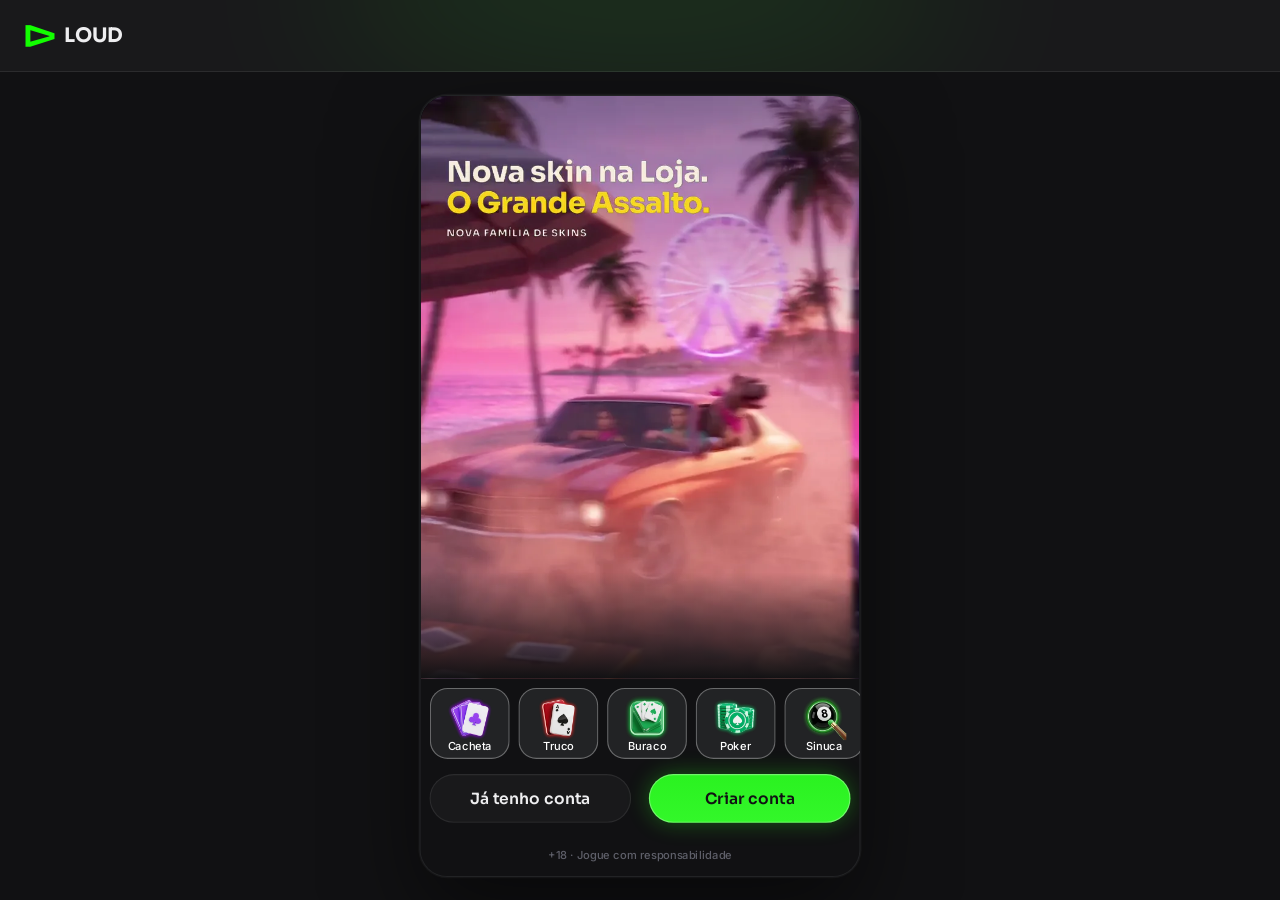
<file: index.html>
<!doctype html>
<html lang="pt-BR">
<head>
<meta charset="utf-8">
<meta name="viewport" content="width=device-width, initial-scale=1, viewport-fit=cover, user-scalable=no">
<meta name="robots" content="noindex, nofollow">
<meta name="theme-color" content="#141e2a">
<meta name="mobile-web-app-capable" content="yes">
<meta name="apple-mobile-web-app-capable" content="yes">
<meta name="apple-mobile-web-app-status-bar-style" content="black-translucent">
<title>LOUD · protótipo</title>
<link rel="icon" href="assets/ui/logo_icon.webp">
<link rel="preconnect" href="https://fonts.googleapis.com">
<link rel="preconnect" href="https://fonts.gstatic.com" crossorigin>
<link rel="stylesheet" href="https://fonts.googleapis.com/css2?family=Inter:wght@400;500;600;700&family=Sora:wght@600;700;800&display=swap">
<link rel="stylesheet" href="css/tokens.css?v=loud-11261813">
<link rel="stylesheet" href="css/ui.css?v=loud-11261813">
<link rel="stylesheet" href="css/screens.css?v=loud-11261813">
<link rel="stylesheet" href="css/game.css?v=loud-11261813">
<link rel="stylesheet" href="css/desk.css?v=loud-11261813">
<link rel="stylesheet" href="css/missoes.css?v=loud-11261813">
</head>
<body>
<svg width="0" height="0" style="position:absolute" aria-hidden="true">
  <defs><clipPath id="hexclip" clipPathUnits="objectBoundingBox"><path id="hexpath" d=""/></clipPath></defs>
  <symbol id="s-E" viewBox="0 0 16 20"><path d="M8 0C5 4 0 7.5 0 11.5C0 14 2 16 4.5 16C5.7 16 6.8 15.5 7.5 14.7C7.3 16.6 6.5 18.3 5 20H11C9.5 18.3 8.7 16.6 8.5 14.7C9.2 15.5 10.3 16 11.5 16C14 16 16 14 16 11.5C16 7.5 11 4 8 0Z"/></symbol>
  <symbol id="s-C" viewBox="0 0 20 18.4"><path d="M10 18.35L8.55 17.03C3.4 12.36 0 9.28 0 5.5C0 2.420 2.42 0 5.5 0C7.24 0 8.91 0.81 10 2.09C11.09 0.81 12.76 0 14.5 0C17.58 0 20 2.42 20 5.5C20 9.28 16.6 12.36 11.45 17.04L10 18.35Z"/></symbol>
  <symbol id="s-O" viewBox="0 0 15 20"><path d="M7.5 0L15 10L7.5 20L0 10L7.5 0Z"/></symbol>
  <symbol id="s-P" viewBox="0 0 18 18.5"><path d="M9 0C11.3 0 13.2 1.9 13.2 4.2C13.2 5 13 5.7 12.6 6.3C13 6.2 13.4 6.1 13.8 6.1C16.1 6.1 18 8 18 10.3C18 12.6 16.1 14.5 13.8 14.5C12.5 14.5 11.3 13.9 10.5 12.9C10.7 14.9 11.6 16.8 13.1 18.5H4.9C6.4 16.8 7.3 14.9 7.5 12.9C6.7 13.9 5.5 14.5 4.2 14.5C1.9 14.5 0 12.6 0 10.3C0 8 1.9 6.1 4.2 6.1C4.6 6.1 5 6.2 5.4 6.3C5 5.7 4.8 5 4.8 4.2C4.8 1.9 6.7 0 9 0Z"/></symbol>
  <symbol id="i-copy" viewBox="0 0 448 512"><path d="M208 0H332.1c12.7 0 24.9 5.1 33.9 14.1l67.9 67.9c9 9 14.1 21.2 14.1 33.9V336c0 26.5-21.5 48-48 48H208c-26.5 0-48-21.5-48-48V48c0-26.5 21.5-48 48-48zM48 128h80v64H64V448H256V416h64v48c0 26.5-21.5 48-48 48H48c-26.5 0-48-21.5-48-48V176c0-26.5 21.5-48 48-48z"/></symbol>
  <symbol id="i-share" viewBox="0 0 448 512"><path d="M352 224c53 0 96-43 96-96s-43-96-96-96s-96 43-96 96c0 4 .2 8 .7 11.9l-94.1 47C145.4 170.2 121.9 160 96 160c-53 0-96 43-96 96s43 96 96 96c25.9 0 49.4-10.2 66.6-26.9l94.1 47c-.5 3.9-.7 7.8-.7 11.9c0 53 43 96 96 96s96-43 96-96s-43-96-96-96c-25.9 0-49.4 10.2-66.6 26.9l-94.1-47c.5-3.9 .7-7.8 .7-11.9s-.2-8-.7-11.9l94.1-47C302.6 213.8 326.1 224 352 224z"/></symbol>
  <symbol id="i-wa" viewBox="0 0 448 512"><path d="M380.9 97.1C339 55.1 283.2 32 223.9 32c-122.4 0-222 99.6-222 222 0 39.1 10.2 77.3 29.6 111L0 480l117.7-30.9c32.4 17.7 68.9 27 106.1 27h.1c122.3 0 224.1-99.6 224.1-222 0-59.3-25.2-115-67.1-157zm-157 341.6c-33.2 0-65.7-8.9-94-25.7l-6.7-4-69.8 18.3L72 359.2l-4.4-7c-18.5-29.4-28.2-63.3-28.2-98.2 0-101.7 82.8-184.5 184.6-184.5 49.3 0 95.6 19.2 130.4 54.1 34.8 34.9 56.2 81.2 56.1 130.5 0 101.8-84.9 184.6-186.6 184.6zm101.2-138.2c-5.5-2.8-32.8-16.2-37.9-18-5.1-1.9-8.8-2.8-12.5 2.8-3.7 5.6-14.3 18-17.6 21.8-3.2 3.7-6.5 4.2-12 1.4-32.6-16.3-54-29.1-75.5-66-5.7-9.8 5.7-9.1 16.3-30.3 1.8-3.7.9-6.9-.5-9.7-1.4-2.8-12.5-30.1-17.1-41.2-4.5-10.8-9.1-9.3-12.5-9.5-3.2-.2-6.9-.2-10.6-.2-3.7 0-9.7 1.4-14.8 6.9-5.1 5.6-19.4 19-19.4 46.3 0 27.3 19.9 53.7 22.6 57.4 2.8 3.7 39.1 59.7 94.8 83.8 35.2 15.2 49 16.5 66.6 13.9 10.7-1.6 32.8-13.4 37.4-26.4 4.6-13 4.6-24.1 3.2-26.4-1.3-2.5-5-3.9-10.5-6.6z"/></symbol>
  <symbol id="i-pen" viewBox="0 0 512 512"><path d="M362.7 19.3L314.3 67.7 444.3 197.7l48.4-48.4c25-25 25-65.5 0-90.5L453.3 19.3c-25-25-65.5-25-90.5 0zm-71 71L58.6 323.5c-10.4 10.4-18 23.3-22.2 37.4L1 481.2C-1.5 489.7 .8 498.8 7 505s15.3 8.5 23.7 6.1l120.3-35.4c14.1-4.2 27-11.8 37.4-22.2L421.7 220.3 291.7 90.3z"/></symbol>
  <symbol id="i-plus" viewBox="0 0 448 512"><path d="M256 80c0-17.7-14.3-32-32-32s-32 14.3-32 32v144H48c-17.7 0-32 14.3-32 32s14.3 32 32 32h144v144c0 17.7 14.3 32 32 32s32-14.3 32-32V288h144c17.7 0 32-14.3 32-32s-14.3-32-32-32H256V80z"/></symbol>
  <symbol id="i-chev-l" viewBox="0 0 320 512"><path d="M9.4 233.4c-12.5 12.5-12.5 32.8 0 45.3l192 192c12.5 12.5 32.8 12.5 45.3 0s12.5-32.8 0-45.3L77.3 256 246.6 86.6c12.5-12.5 12.5-32.8 0-45.3s-32.8-12.5-45.3 0l-192 192z"/></symbol>
  <symbol id="i-chev-r" viewBox="0 0 320 512"><path d="M310.6 233.4c12.5 12.5 12.5 32.8 0 45.3l-192 192c-12.5 12.5-32.8 12.5-45.3 0s-12.5-32.8 0-45.3L242.7 256 73.4 86.6c-12.5-12.5-12.5-32.8 0-45.3s32.8-12.5 45.3 0l192 192z"/></symbol>
  <symbol id="i-chev-l-light" viewBox="0 0 320 512"><path d="M20.7 267.3c-6.2-6.2-6.2-16.4 0-22.6l192-192c6.2-6.2 16.4-6.2 22.6 0s6.2 16.4 0 22.6L54.6 256 235.3 436.7c6.2 6.2 6.2 16.4 0 22.6s-16.4 6.2-22.6 0l-192-192z"/></symbol>
  <symbol id="i-chev-r-light" viewBox="0 0 320 512"><path d="M299.3 244.7c6.2 6.2 6.2 16.4 0 22.6l-192 192c-6.2 6.2-16.4 6.2-22.6 0s-6.2-16.4 0-22.6L265.4 256 84.7 75.3c-6.2-6.2-6.2-16.4 0-22.6s16.4-6.2 22.6 0l192 192z"/></symbol>
  <symbol id="i-x" viewBox="0 0 384 512"><path d="M324.5 411.1c6.2 6.2 16.4 6.2 22.6 0s6.2-16.4 0-22.6L214.6 256 347.1 123.5c6.2-6.2 6.2-16.4 0-22.6s-16.4-6.2-22.6 0L192 233.4 59.5 100.9c-6.2-6.2-16.4-6.2-22.6 0s-6.2 16.4 0 22.6L169.4 256 36.9 388.5c-6.2 6.2-6.2 16.4 0 22.6s16.4 6.2 22.6 0L192 278.6 324.5 411.1z"/></symbol>
  <symbol id="i-search" viewBox="0 0 512 512"><path d="M384 208A176 176 0 1 0 32 208a176 176 0 1 0 352 0zM343.3 366C307 397.2 259.7 416 208 416C93.1 416 0 322.9 0 208S93.1 0 208 0S416 93.1 416 208c0 51.7-18.8 99-50 135.3L507.3 484.7c6.2 6.2 6.2 16.4 0 22.6s-16.4 6.2-22.6 0L343.3 366z"/></symbol>
  <symbol id="i-check" viewBox="0 0 512 512"><path d="M256 512A256 256 0 1 0 256 0a256 256 0 1 0 0 512zM369 209L241 337c-9.4 9.4-24.6 9.4-33.9 0l-64-64c-9.4-9.4-9.4-24.6 0-33.9s24.6-9.4 33.9 0l47 47L335 175c9.4-9.4 24.6-9.4 33.9 0s9.4 24.6 0 33.9z"/></symbol>
  <symbol id="i-eye" viewBox="0 0 576 512"><path d="M288 32c-80.8 0-145.5 36.8-192.6 80.6C48.6 156 17.3 208 2.5 243.7c-3.3 7.9-3.3 16.7 0 24.6C17.3 304 48.6 356 95.4 399.4C142.5 443.2 207.2 480 288 480s145.5-36.8 192.6-80.6c46.8-43.5 78.1-95.4 93-131.1c3.3-7.9 3.3-16.7 0-24.6c-14.9-35.7-46.2-87.7-93-131.1C433.5 68.8 368.8 32 288 32zM144 256a144 144 0 1 1 288 0 144 144 0 1 1 -288 0zm144-64c0 35.3-28.7 64-64 64c-7.1 0-13.9-1.2-20.3-3.3c-5.5-1.8-11.9 1.6-11.7 7.4c.3 6.9 1.3 13.8 3.2 20.7c13.7 51.2 66.4 81.6 117.6 67.9s81.6-66.4 67.9-117.6c-11.1-41.5-47.8-69.4-88.6-71.1c-5.8-.2-9.2 6.1-7.4 11.7c2.1 6.4 3.3 13.2 3.3 20.3z"/></symbol>
  <symbol id="i-send" viewBox="0 0 512 512"><path d="M498.1 5.6c10.1 7 15.4 19.1 13.5 31.2l-64 416c-1.5 9.7-7.4 18.2-16 23s-18.9 5.4-28 1.6L284 427.7l-68.5 74.1c-8.9 9.7-22.9 12.9-35.2 8.1S160 493.2 160 480V396.4c0-4 1.5-7.8 4.2-10.7L331.8 202.8c5.8-6.3 5.6-16-.4-22s-15.7-6.4-22-.7L106 360.8 17.7 316.6C7.1 311.3 .3 300.7 0 288.9s5.9-22.8 16.1-28.7l448-256c10.7-6.1 23.9-5.5 34 1.4z"/></symbol>
  <symbol id="i-star" viewBox="0 0 576 512"><path d="M316.9 18C311.6 7 300.4 0 288.1 0s-23.4 7-28.8 18L195 150.3 51.4 171.5c-12 1.8-22 10.2-25.7 21.7s-.7 24.2 7.9 32.7L137.8 329 113.2 474.7c-2 12 3 24.2 12.9 31.3s23 8 33.8 2.3l128.3-68.5 128.3 68.5c10.8 5.7 23.9 4.9 33.8-2.3s14.9-19.3 12.9-31.3L438.5 329 542.7 225.9c8.6-8.5 11.7-21.2 7.9-32.7s-13.7-19.9-25.7-21.7L381.2 150.3 316.9 18z"/></symbol>
  <symbol id="i-star-o" viewBox="0 0 576 512"><path d="M287.9 0c9.2 0 17.6 5.2 21.6 13.5l68.6 141.3 153.2 22.6c9 1.3 16.5 7.6 19.3 16.3s.5 18.1-5.9 24.5L433.6 328.4l26.2 155.6c1.5 9-2.2 18.1-9.7 23.5s-17.3 6-25.3 1.7l-137-73.2L151 509.1c-8.1 4.3-17.9 3.7-25.3-1.7s-11.2-14.5-9.7-23.5l26.2-155.6L31.1 218.2c-6.5-6.4-8.7-15.9-5.9-24.5s10.3-14.9 19.3-16.3l153.2-22.6L266.3 13.5C270.4 5.2 278.7 0 287.9 0zm0 79L235.4 187.2c-3.5 7.1-10.2 12.1-18.1 13.3L99 217.9 184.9 303c5.5 5.5 8.1 13.3 6.8 21L171.4 443.7l105.2-56.2c7.1-3.8 15.6-3.7 22.6 0l105.2 56.2L384.2 324.1c-1.3-7.7 1.2-15.5 6.8-21l85.9-85.1L358.6 200.5c-7.8-1.2-14.6-6.1-18.1-13.3L287.9 79z"/></symbol>
</svg>

<!-- desktop (js/desk.js): header largo, menu e chat ao vivo em volta da coluna 9:16 -->
<header class="dkh" id="dkh"></header>
<aside class="dkl" id="dkl" aria-label="Menu"></aside>
<aside class="dkr" id="dkr" aria-label="Chat ao vivo"></aside>

<div class="stage-wrap"><div class="phone" id="phone">
  <div class="status" aria-hidden="true"><span>9:41</span><span class="island"></span>
    <span class="icons"><svg width="18" height="12" viewBox="0 0 18 12" fill="#fff"><rect x="0" y="8" width="3" height="4" rx="1"/><rect x="5" y="5.5" width="3" height="6.5" rx="1"/><rect x="10" y="3" width="3" height="9" rx="1"/><rect x="15" y="0" width="3" height="12" rx="1"/></svg><svg width="16" height="12" viewBox="0 0 16 12" fill="#fff"><path d="M8 2.2c2.3 0 4.4.9 6 2.4l1.1-1.1A10 10 0 0 0 8 .6 10 10 0 0 0 .9 3.5L2 4.6a8.4 8.4 0 0 1 6-2.4zm0 3.3c1.4 0 2.7.5 3.7 1.4l1.1-1.1A7 7 0 0 0 8 3.9a7 7 0 0 0-4.8 1.9l1.1 1.1c1-.9 2.3-1.4 3.7-1.4zm0 3.3c.6 0 1.1.2 1.5.6L8 11 6.5 9.4c.4-.4.9-.6 1.5-.6z"/></svg><svg width="27" height="13" viewBox="0 0 27 13" fill="none"><rect x=".5" y=".5" width="23" height="12" rx="3.5" stroke="#fff" opacity=".4"/><rect x="2" y="2" width="20" height="9" rx="2" fill="#fff"/><rect x="25" y="4.5" width="1.6" height="4" rx=".8" fill="#fff" opacity=".4"/></svg></span>
  </div>
  <div class="app" id="app">
    <!-- telas do app (renderizadas pelo js/screens.js) -->
    <section class="scr" id="view"></section>

    <!-- tela de jogo: os motores (js/games.js) desenham dentro dela -->
    <section class="scr game-scr" id="scr-game" hidden>
      <header class="hud" id="hud"></header>
      <div class="jogo" id="jogo"><div class="board" id="board"></div></div>
      <nav class="mnav" id="mnav">
        <button data-g="voltar"><span class="back"><svg><use href="#i-chev-l-light"/></svg></span><span>Voltar</span></button>
        <button data-g="chat"><img class="ic" src="assets/icons/chat.webp" alt=""><span>Chat</span></button>
        <button data-g="mesa"><img class="ic" src="assets/icons/friends.webp" alt=""><span>Mesa</span></button>
        <button data-g="voz"><img class="ic" id="micIco" src="assets/icons/microphone-off.webp" alt=""><span>Voz</span></button>
        <button data-g="ajustes"><img class="ic" src="assets/icons/gear.webp" alt=""><span>Ajustes</span></button>
      </nav>
    </section>

    <div class="toast" id="toast"><span class="hint-pill" id="toastTxt"></span></div>
    <div id="sheet"></div>
    <div id="overlay"></div>
  </div>
</div></div>

<script src="js/core.js?v=loud-11261813"></script>
<script src="js/ui.js?v=loud-11261813"></script>
<script src="js/screens.js?v=loud-11261813"></script>
<script src="js/loja.js?v=loud-11261813"></script>
<script src="js/social.js?v=loud-11261813"></script>
<script src="js/torneios.js?v=loud-11261813"></script>
<script src="js/sala.js?v=loud-11261813"></script>
<script src="js/missoes.js?v=loud-11261813"></script>
<script src="js/games.js?v=loud-11261813"></script>
<script src="js/sinuca.js?v=loud-11261813"></script>
<script src="js/desk.js?v=loud-11261813"></script>
<script src="js/boot.js?v=loud-11261813"></script>
</body>
</html>
</file>
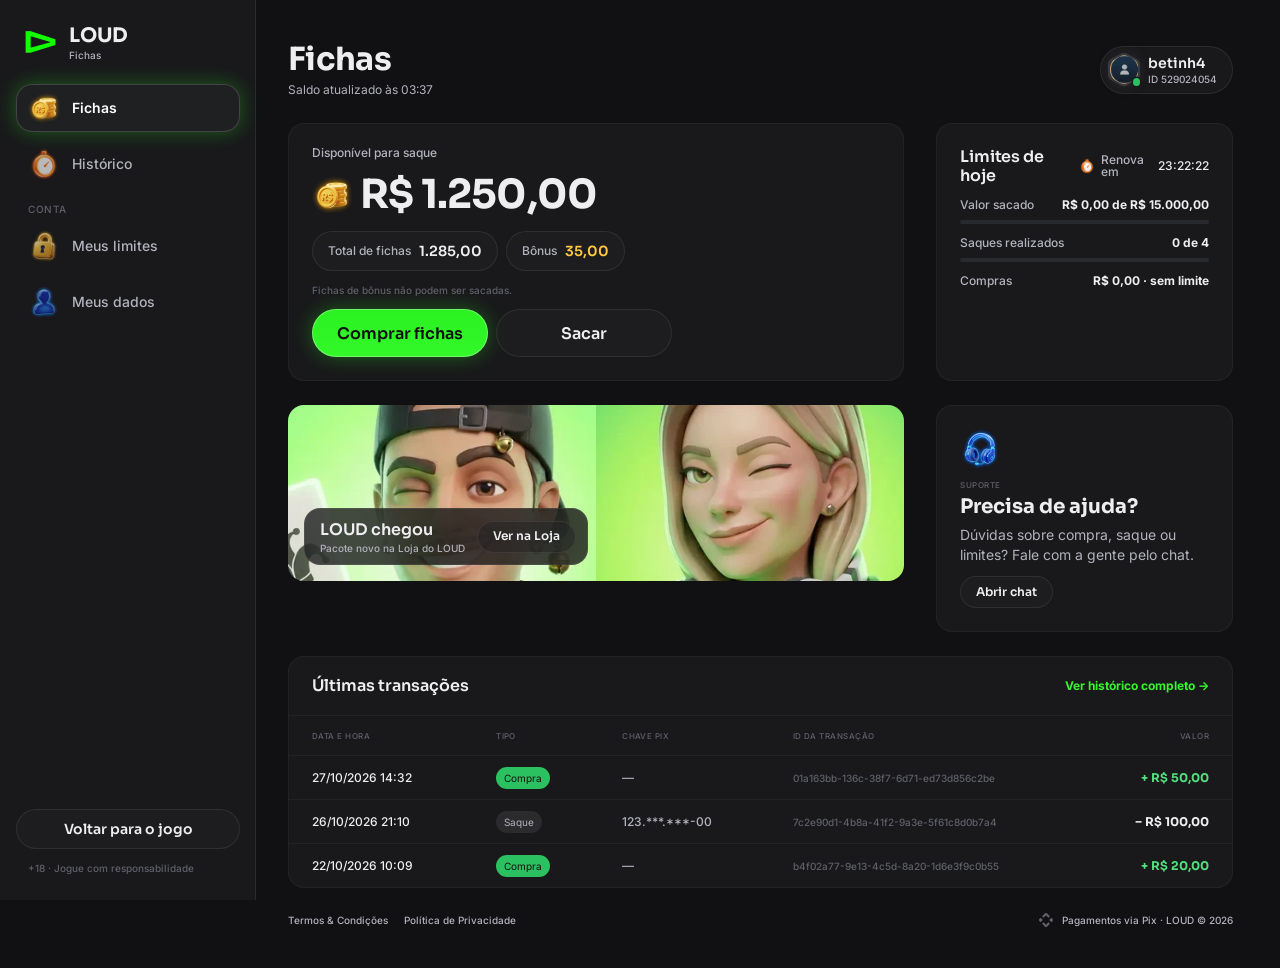
<file: fichas/index.html>
<!doctype html>
<html lang="pt-BR">
<head>
<meta charset="utf-8">
<meta name="viewport" content="width=device-width, initial-scale=1, viewport-fit=cover">
<meta name="robots" content="noindex, nofollow">
<meta name="theme-color" content="#111113">
<title>Fichas · LOUD</title>
<link rel="icon" href="../assets/ui/logo_icon.webp">
<link rel="preconnect" href="https://fonts.googleapis.com">
<link rel="preconnect" href="https://fonts.gstatic.com" crossorigin>
<link rel="stylesheet" href="https://fonts.googleapis.com/css2?family=Inter:wght@400;500;600;700&family=Sora:wght@600;700;800&display=swap">
<link rel="stylesheet" href="../css/tokens.css?v=20261119a">
<link rel="stylesheet" href="../css/ui.css?v=20261119a">
<link rel="stylesheet" href="fichas.css?v=20261119a">
</head>
<body>
<svg width="0" height="0" style="position:absolute" aria-hidden="true">
  <defs><clipPath id="hexclip" clipPathUnits="objectBoundingBox"><path id="hexpath" d=""/></clipPath></defs>
  <symbol id="i-chev-l-light" viewBox="0 0 320 512"><path d="M20.7 267.3c-6.2-6.2-6.2-16.4 0-22.6l192-192c6.2-6.2 16.4-6.2 22.6 0s6.2 16.4 0 22.6L54.6 256 235.3 436.7c6.2 6.2 6.2 16.4 0 22.6s-16.4 6.2-22.6 0l-192-192z"/></symbol>
  <symbol id="i-x" viewBox="0 0 384 512"><path d="M324.5 411.1c6.2 6.2 16.4 6.2 22.6 0s6.2-16.4 0-22.6L214.6 256 347.1 123.5c6.2-6.2 6.2-16.4 0-22.6s-16.4-6.2-22.6 0L192 233.4 59.5 100.9c-6.2-6.2-16.4-6.2-22.6 0s-6.2 16.4 0 22.6L169.4 256 36.9 388.5c-6.2 6.2-6.2 16.4 0 22.6s16.4 6.2 22.6 0L192 278.6 324.5 411.1z"/></symbol>
  <symbol id="i-check" viewBox="0 0 448 512"><path d="M438.6 105.4c12.5 12.5 12.5 32.8 0 45.3l-256 256c-12.5 12.5-32.8 12.5-45.3 0l-128-128c-12.5-12.5-12.5-32.8 0-45.3s32.8-12.5 45.3 0L160 338.7 393.4 105.4c12.5-12.5 32.8-12.5 45.3 0z"/></symbol>
  <symbol id="i-copy" viewBox="0 0 448 512"><path d="M208 0H332.1c12.7 0 24.9 5.1 33.9 14.1l67.9 67.9c9 9 14.1 21.2 14.1 33.9V336c0 26.5-21.5 48-48 48H208c-26.5 0-48-21.5-48-48V48c0-26.5 21.5-48 48-48zM48 128h80v64H64V448H256V416h64v48c0 26.5-21.5 48-48 48H48c-26.5 0-48-21.5-48-48V176c0-26.5 21.5-48 48-48z"/></symbol>
  <symbol id="i-pix" viewBox="0 0 24 24"><path d="M6.1 6.3 10.1 2.3a2.7 2.7 0 0 1 3.8 0l4 4-2.3 2.3-2.9-2.9a1 1 0 0 0-1.4 0L8.4 8.6 6.1 6.3zm11.8 11.4-4 4a2.7 2.7 0 0 1-3.8 0l-4-4 2.3-2.3 2.9 2.9a1 1 0 0 0 1.4 0l2.9-2.9 2.3 2.3zM2.3 10.1l1.6-1.6L7.4 12l-3.5 3.5-1.6-1.6a2.7 2.7 0 0 1 0-3.8zm19.4 0a2.7 2.7 0 0 1 0 3.8l-1.6 1.6-3.5-3.5 3.5-3.5 1.6 1.6z"/></symbol>
</svg>

<div class="fx">
  <aside class="side" id="side" aria-label="Menu"></aside>
  <div class="main">
    <header class="mtop" id="mtop"></header>
    <main class="page" id="page"></main>
    <footer class="foot" id="foot"></footer>
  </div>
</div>
<div class="veil" id="veil" hidden><section class="drawer" id="drawer" role="dialog" aria-modal="true"></section></div>
<div class="toast" id="toast"><span class="hint-pill" id="toastTxt"></span></div>

<script src="fichas.js?v=20261119a"></script>
</body>
</html>
</file>
<file: css/tokens.css>
/* LOUD · tokens do DS EstrelaGames (Rjx31bgpOt4m1U8DVKyWtd · modo LOUD), valores resolvidos 1:1 */
:root{
  color-scheme: dark;
  /* background */
  --bg-default:#111113; --bg-subtle:#19191b; --bg-strong:#222325; --bg-raised:#292a2e; --bg-inset:#010101; --bg-highlight:#ffffff14; --bg-chrome:#19191b; --bg-divider:#292a2e; --bg-band:#00000052;
  --bga-default-50:#11111380; --bga-default-75:#111113bf; --bga-subtle-50:#19191b80; --bga-subtle-75:#19191bbf;
  --bga-strong-25:#22232540; --bga-strong-50:#22232580; --bga-strong-75:#222325bf;
  --bga-secondary-16:#33f72a29; --bga-secondary-32:#33f72a52; --bga-accent-12:#ffc8411f;
  /* border */
  --border-muted:#ffffff14; --border-default:#222325; --border-strong:#393a40; --border-focus:#2af220;
  --border-hl-top:#ffffff29; --border-gold-top:#b2ffaae5; --border-gold-bottom:#2af2205c;
  /* text */
  --text-default:#eeeef0; --text-muted:#b2b3bd; --text-link:#33f72a; --text-subtle:#5f606a; --text-disabled:#46484f;
  --text-brand:#33f72a; --text-success:#52de7e; --text-error:#ff6b6e; --text-prize:#ffc841;
  --text-on-color:#ffffff; --text-on-color-muted:#ffffffd9; --text-on-color-subtle:#ffffffb2; --text-on-light:#111113;
  /* system */
  --sys-info:#11ff00; --sys-success:#2cc160; --sys-success-strong:#8cf0a9; --sys-warning:#ffbe2e; --sys-error:#ef4452;
  --sysa-success-25:#2cc16040; --sysa-error-25:#ef445240; --sysa-info-25:#3b74f540;
  --notification-error:#ef4452;
  /* effects */
  --hl-subtle:#ffffff29; --hl:#ffffff52; --hl-strong:#ffffff7a;
  --shadow-faint:#0000001f; --shadow-subtle:#0000003d; --shadow:#00000066; --shadow-strong:#00000080;
  --glow-info:#2af22052; --glow-accent:#ffbe2e52; --glow-success:#52de7ea3; --glow-gold:#33f72a52; --glow-blue:#33f72a; --glow-red:#ff6b6e;
  /* surfaces */
  --surface-card-top:#19191b; --surface-card-bottom:#111113; --surface-elevated-top:#292a2e; --surface-elevated-bottom:#19191b;
  /* buttons */
  --btn-primary-top:#2af220; --btn-primary-bg:#1a8015; --btn-secondary-border:#11ff00;
  --btn-disabled-top:#292a2e; --btn-disabled-bg:#292a2e; --btn-disabled-text:#46484f;
  /* tabs */
  --tab-default-text:#b2b3bd; --tab-container:#222325; --input-border:#222325;
  --tab-padrao:#2af220; --tab-padrao-tint:#2af2203d; --tab-rosa:#e93d82; --tab-rosa-tint:#e93d823d;
  /* games */
  --game-truco:#e5484d; --game-paulista:#3b74f5; --game-cacheta:#8752f2; --game-tranca:#2cc160; --game-buraco:#1f9a4a;
  --game-poker:#0fa968; --game-sinuca:#2fa35a; --game-todos:#11ff00; --game-domino:#14b8a6; --game-dama:#f76b15; --game-xadrez:#5b6cff;
  --game-paulista-tint:#3b74f53d; --game-truco-tint:#e5484d3d; --game-cacheta-tint:#8752f23d; --game-buraco-tint:#1f9a4a3d; --game-poker-tint:#0fa9683d; --game-sinuca-tint:#2fa35a3d;
  /* crew */
  --crew-engenheiro:#4fb3ff; --crew-comandante:#f5c542; --crew-piloto:#ff5a36; --crew-navegador:#e86bff; --crew-explorador:#4dffb8;
  --crew-bar:#ff9f43; --crew-reis:#34d399; --crew-nobru:#3d8bff; --crew-inhui:#ff4fb0;
  /* famílias da página Skins (mesma cor da chamada do Truco) */
  --crew-laje:#ff7f50; --crew-portaria:#3ddc84; --crew-live:#b45cff; --crew-feira:#ffa62b; --crew-navalha:#ff4fb0; --crew-varzea:#5be37d; --crew-oficina:#3db8ff; --crew-posto:#ff3b4a; --crew-fliper:#a45cff; --crew-grau:#4fa3ff; --crew-palpite:#f2b233; --crew-assalto:#ff4fa3;
  /* stake / table */
  --stake-padrao-top:#185a14; --stake-padrao-bottom:#122d10; --stake-iniciante-top:#1f9a4a; --stake-iniciante-bottom:#1f502c;
  --table-card-top:#1f5a4a; --table-card-bottom:#0f2e2a; --table-stake:#ffc841;
  --plus-bg:#52de7e; --plus-icon:#111113;
  --btn-success-top:#52de7e; --btn-success-bg:#1f9a4a; /* DS button-glass ☰ Type=Success (Comprar) */
  /* cards */
  --card-face:#ffffff; --card-border:#9ea2a4; --suit-red:#c72c3d; --suit-black:#141922; --back-top:#1b6c17; --back-bottom:#133c10;
  /* seat timer */
  --seat-timer-track:#ffffff1f; --seat-timer:#11ff00;
  /* type */
  --f-display:"Sora", "Inter", system-ui, sans-serif;
  --f-ui:"Inter", system-ui, -apple-system, sans-serif;
  --f-call:"Industry", "Sora", sans-serif;
  /* marca · LOUD (sobrescreve) */
  --back-top:#222325; --back-bottom:#19191b; --btn-primary-text:#111113; --btn-primary-bg:#33f72a; --crew-nobru:#11FF00; --crew-inhui:#11FF00; --crew-carolina:#B2FFAA;
}
/* estilos de texto do DS */
.t-d3xl{font:700 64px/1.2 var(--f-display);letter-spacing:-.02em}
.t-d2xl{font:700 48px/1.2 var(--f-display);letter-spacing:-.02em}
.t-dxl{font:700 40px/1.2 var(--f-display);letter-spacing:-.02em}
.t-dl{font:700 32px/1.2 var(--f-display);letter-spacing:-.02em}
.t-dm{font:700 24px/1.2 var(--f-display);letter-spacing:-.01em}
.t-ds{font:700 20px/1.2 var(--f-display);letter-spacing:-.01em}
.t-dxs{font:600 16px/1.2 var(--f-display)}
.t-d2xs{font:600 14px/1.2 var(--f-display)}
.t-d3xs{font:600 12px/1.2 var(--f-display)}
.t-hm{font:700 20px/1.2 var(--f-ui)}
.t-ll{font:500 16px/1 var(--f-ui)} .t-lm{font:500 14px/1 var(--f-ui)} .t-ls{font:500 12px/1 var(--f-ui)} .t-lxs{font:500 10px/1 var(--f-ui)} .t-l2xs{font:500 8px/1 var(--f-ui)}
.t-link{font:700 12px/1.5 var(--f-ui)}
.t-p2xl{font:400 20px/1.5 var(--f-ui)} .t-pm{font:400 14px/1.5 var(--f-ui)} .t-ps{font:400 12px/1.5 var(--f-ui)}
</file>
<file: css/ui.css>
/* EstrelaGames · base + componentes do DS (Apple Gamer Style · Glass). Medidas 1:1 com o Figma (frame 375). */
*{box-sizing:border-box}
html,body{height:100%;margin:0}
body{background:#05080c;color:var(--text-default);font-family:var(--f-ui);-webkit-font-smoothing:antialiased;overflow:hidden;-webkit-text-size-adjust:100%}
button{font:inherit;color:inherit;border:0;background:none;padding:0;margin:0;cursor:pointer;-webkit-tap-highlight-color:transparent;text-align:inherit}
button:focus-visible,[role="button"]:focus-visible{outline:2px solid var(--border-focus);outline-offset:2px}
/* cards clicáveis são div[role=button]: o WebKit (iPhone) não estica os filhos de um <button> com flex */
[role="button"]{cursor:pointer;-webkit-tap-highlight-color:transparent;-webkit-user-select:none;user-select:none;outline:0}
input{font:inherit;color:inherit;border:0;background:none;outline:0;padding:0;margin:0;min-width:0}
img,video{display:block;max-width:100%;user-select:none;-webkit-user-drag:none}
video::-webkit-media-controls,video::-webkit-media-controls-start-playback-button,video::-webkit-media-controls-overlay-play-button{display:none!important;-webkit-appearance:none} /* sem botão de play: os vídeos são fundo */
svg{display:block}
[hidden]{display:none!important}
.ic{flex:none;object-fit:contain;pointer-events:none}

/* ---------- aparelho ---------- */
.stage-wrap{position:fixed;inset:0;display:flex;align-items:center;justify-content:center}
.phone{position:relative;width:375px;height:812px;background:var(--bg-subtle);overflow:hidden;border-radius:48px;box-shadow:0 0 0 10px #0c1016,0 0 0 11px #2a3340,0 40px 80px rgba(0,0,0,.6);transform-origin:center;display:flex;flex-direction:column}
.status{position:relative;flex:none;height:44px;display:flex;align-items:center;justify-content:space-between;padding:0 26px 0 32px;font:600 15px/1 var(--f-ui);background:var(--bg-subtle);z-index:60;pointer-events:none}
.status .island{position:absolute;left:50%;top:10px;width:118px;height:32px;margin-left:-59px;border-radius:20px;background:#000}
.status .icons{display:flex;gap:6px;align-items:center}
.app{position:relative;flex:1;min-height:0;overflow:hidden}
@media (max-width:520px){
  .phone{width:100vw;height:100vh;height:100dvh;border-radius:0;box-shadow:none;transform:none!important}
  .status{display:none}
  .app{padding-top:env(safe-area-inset-top,0px)}
}
.scr{position:absolute;inset:0;display:flex;flex-direction:column;background:var(--bg-subtle);overflow:hidden}
.app>.scr{top:env(safe-area-inset-top,0px)}
@media (min-width:521px){.app>.scr{top:0}}
.scroll{flex:1;min-height:0;overflow-y:auto;overflow-x:hidden;-webkit-overflow-scrolling:touch;scrollbar-width:none;overscroll-behavior:contain}
.scroll::-webkit-scrollbar,.hscroll::-webkit-scrollbar{display:none}
/* linha com rolagem lateral: sem clip, sangra até a borda da tela (regra Oct 26) */
.hscroll{display:flex;overflow-x:auto;overflow-y:visible;scrollbar-width:none;margin:0 -8px;padding:0 8px;scroll-padding:0 8px;-webkit-overflow-scrolling:touch}

/* ---------- ícones 3D ---------- */
.i16{width:16px;height:16px}.i20{width:20px;height:20px}.i24{width:24px;height:24px}.i28{width:28px;height:28px}.i32{width:32px;height:32px}.i36{width:36px;height:36px}.i40{width:40px;height:40px}.i48{width:48px;height:48px}

/* ---------- header-game (Mobile · Glass) ---------- */
.hdr{position:relative;flex:none;height:64px;display:flex;align-items:center;gap:4px;padding:8px 12px;background:var(--bg-subtle);overflow:hidden;z-index:20}
.hdr::before{content:"";position:absolute;left:48px;top:-70px;width:280px;height:140px;border-radius:50%;background:var(--glow-blue);filter:blur(60px);opacity:.15;pointer-events:none}
.hdr .side{position:relative;flex:1;min-width:0;display:flex;align-items:center;gap:4px}
.hdr .logo{width:24px;height:36px;display:grid;place-items:center;flex:none}
.hdr .logo img{width:25px;height:24px}
.cpill{flex:1;min-width:0;height:34px;display:flex;align-items:center;gap:2px;padding:4px;border-radius:999px;background:linear-gradient(90deg,#52de7e1a,#22232506),var(--bga-strong-50);box-shadow:inset 0 0 0 1px var(--border-muted);overflow:hidden}
.cpill.bonus{padding:4px 8px 4px 4px;background:linear-gradient(90deg,#22232506,#ffc8411a),var(--bga-strong-50)}
.cpill .ic{width:24px;height:24px}
.cpill .t{flex:1;min-width:0;display:flex;flex-direction:column;gap:2px;text-align:left}
.cpill .t small{font:500 8px/1 var(--f-ui);color:var(--text-muted)}
.cpill .t b{font:700 12px/10px var(--f-ui);color:var(--text-default);white-space:nowrap;overflow:hidden;text-overflow:ellipsis}
.cpill.bonus .t b{color:var(--text-prize)}
.cpill .plus{width:20px;height:20px;border-radius:10px;background:var(--plus-bg);display:grid;place-items:center;flex:none}
.cpill .plus svg{width:12px;height:12px;fill:var(--plus-icon)}
/* saldo com seta: abre o dropdown (DS header-game ◉ Expanded) */
.cpill .chev{width:20px;height:20px;display:grid;place-items:center;flex:none}
.cpill .chev svg{width:10px;height:10px;fill:var(--text-muted);transform:rotate(90deg);transition:transform .2s}
.cpill.open{box-shadow:inset 0 0 0 1px var(--border-strong)} .cpill.open .chev svg{transform:rotate(-90deg)}
.hdr .hbuy{flex:1;min-width:0}
/* dropdown do saldo (DS balance-panel) · celular: preso embaixo do header */
.baldrop{position:absolute;left:0;right:0;top:64px;bottom:0;z-index:45;background:var(--bga-default-75);animation:fade .15s both}
.balp{display:flex;flex-direction:column;gap:16px;max-height:100%;overflow:auto;padding:16px 16px 24px;background:var(--bg-subtle);border-radius:0 0 24px 24px;box-shadow:inset 0 -1px 0 var(--hl-subtle),0 16px 40px rgba(0,0,0,.4);animation:balIn .22s cubic-bezier(.2,.8,.2,1) both}
@keyframes balIn{from{transform:translateY(-12px);opacity:0}}
.balp .top{display:flex;justify-content:space-between;align-items:center}
.balp .top small{font:500 12px/1.2 var(--f-ui);color:var(--text-muted)}
.balp .tv{display:flex;align-items:center;gap:4px}
.balp .eye,.balp .x{display:grid;place-items:center;width:28px;height:28px}
.balp .eye svg{width:20px;height:20px;fill:var(--text-muted)}
.balp .x svg{width:12px;height:12px;fill:var(--text-muted);transform:rotate(-90deg)}
.balp .rows{display:flex;flex-direction:column;gap:12px}
.balp .kv{display:flex;justify-content:space-between;gap:12px;font:400 14px/1.4 var(--f-ui);color:var(--text-muted)}
.balp .kv b{font-weight:400;color:var(--text-default);font-variant-numeric:tabular-nums;text-align:right}
.balp hr{border:0;height:1px;background:var(--border-muted);margin:0}
.balp .acts{display:flex;gap:12px} .balp .acts .btn{flex:1}
/* Bônus Fidelidade (DS _loyalty-bonus): Resgatar quando tem valor · Juntando com a seta que abre as regras */
.fid{display:flex;flex-direction:column;gap:12px;padding:8px 12px 8px 8px;border-radius:24px;background:var(--bga-strong-50);box-shadow:inset 0 0 0 1px var(--border-muted)}
.fid.ready{flex-direction:row;align-items:center;gap:8px}
.fid .ic{width:28px;height:28px;flex:none}
.fid .t{flex:1;min-width:0;display:flex;flex-direction:column;gap:2px;text-align:left}
.fid .t b{font:400 14px/1.3 var(--f-ui);color:var(--text-default)}
.fid .t small{font:500 10px/1.2 var(--f-ui);color:var(--text-muted)}
.fid .v{font:400 14px/1 var(--f-ui);font-variant-numeric:tabular-nums}
.fid .row{display:flex;align-items:center;gap:8px;width:100%}
.fid .chev{width:20px;height:20px;display:grid;place-items:center;flex:none}
.fid .chev svg{width:10px;height:10px;fill:var(--text-muted);transform:rotate(90deg);transition:transform .2s}
.fid.open{border-radius:16px;padding:8px 12px 12px 8px} .fid.open .chev svg{transform:rotate(-90deg)}
.fid .more{display:flex;flex-direction:column;gap:12px}
.fid .wk{display:flex;flex-direction:column;gap:4px;padding:12px;border-radius:12px;background:var(--bga-default-50);box-shadow:inset 0 0 0 1px var(--border-muted)}
.fid .wk small{font:500 12px/1.2 var(--f-ui);color:var(--text-muted)}
.fid .wk b{font:700 20px/1.2 var(--f-display);color:var(--text-prize);font-variant-numeric:tabular-nums}
.fid p{margin:0;font:400 12px/1.5 var(--f-ui);color:var(--text-muted)}
.fid .kv{font-size:12px}
.hbell{position:relative;width:36px;height:36px;border-radius:18px;background:var(--bga-strong-50);box-shadow:inset 0 0 0 1px var(--border-muted);display:grid;place-items:center;flex:none}
.hbell .ic{width:28px;height:28px}
.hbell i{position:absolute;left:28px;top:0;width:8px;height:8px;border-radius:50%;background:var(--notification-error)}
.hbell i[hidden]{display:none}

/* ---------- header-avatar (hexágono com borda da tripulação) ---------- */
.hav{position:relative;display:inline-block;flex:none;width:var(--w,44px);height:var(--h,48px)}
.hav .gl{position:absolute;left:-4.5%;top:0;width:109%;aspect-ratio:1;border-radius:50%;background:var(--cc);filter:blur(calc(var(--w,44px) * .16));opacity:.45;pointer-events:none}
.hav .hx{position:absolute;inset:0;-webkit-clip-path:url(#hexclip);clip-path:url(#hexclip);background:var(--cc)}
.hav .hx img{position:absolute;inset:2px;width:calc(100% - 4px);height:calc(100% - 4px);object-fit:cover;object-position:center top;-webkit-clip-path:url(#hexclip);clip-path:url(#hexclip);background:var(--bg-raised)}
.hav .on{position:absolute;left:77%;top:75%;width:23%;aspect-ratio:1;border-radius:50%;background:var(--sys-success);box-shadow:0 0 0 1.5px var(--bg-subtle)}
.hav.xs{--w:24px;--h:26px}.hav.s{--w:32px;--h:35px}.hav.m{--w:44px;--h:48px}.hav.l{--w:56px;--h:60px}
.hav.xs .hx img,.hav.s .hx img{inset:1.5px;width:calc(100% - 3px);height:calc(100% - 3px)}
.hav.empty{height:var(--w)}
.hav.empty .av0{position:absolute;inset:4.5%;width:91%;height:91%}
.hav.empty .add{position:absolute;left:63.6%;top:63.6%;width:27.3%;height:27.3%;border-radius:50%;background:var(--plus-bg);box-shadow:0 0 0 1.2px var(--bg-subtle);display:grid;place-items:center}
.hav.empty .add svg{width:58%;height:58%;fill:var(--plus-icon)}

/* ---------- avatar circular (avatar-estrela-games) ---------- */
.av{position:relative;display:inline-block;vertical-align:middle;flex:none;width:var(--s,48px);height:var(--s,48px);border-radius:50%;background:linear-gradient(180deg,var(--surface-elevated-top),var(--surface-elevated-bottom));box-shadow:inset 0 0 0 var(--bw,2px) #ffffff29}
.av img{position:absolute;inset:var(--bw,2px);width:calc(100% - 2*var(--bw,2px));height:calc(100% - 2*var(--bw,2px));border-radius:50%;object-fit:cover;object-position:center top}
.av.s{--s:32px;--bw:1px}.av.m{--s:48px;--bw:2px}.av.l{--s:80px;--bw:3px}.av.xl{--s:120px;--bw:4px}
.av .lvl{position:absolute;left:50%;bottom:-4px;transform:translateX(-50%);padding:1px 6px;border-radius:999px;background:var(--bg-raised);box-shadow:0 0 0 2px var(--bg-default);font:600 12px/14px var(--f-display);white-space:nowrap}
.av.empty .ph{position:absolute;inset:25%;width:50%;height:50%;fill:#ffffff52}
.av .addb{position:absolute;left:63.3%;top:63.3%;width:36.7%;height:36.7%;border-radius:50%;background:var(--plus-bg);display:grid;place-items:center;box-shadow:0 0 0 3px var(--bg-subtle)}
.av .addb svg{width:50%;height:50%;fill:#fff}

/* ---------- navbar-glass ---------- */
.nav{position:absolute;left:16px;right:16px;bottom:calc(12px + env(safe-area-inset-bottom,0px));height:64px;display:flex;align-items:stretch;padding:4px;border-radius:24px;background:var(--bga-strong-75);box-shadow:inset 0 0 0 1px var(--border-muted);-webkit-backdrop-filter:blur(24px);backdrop-filter:blur(24px);z-index:30}
.nav>button{position:relative;flex:1;min-width:0;display:flex;flex-direction:column;align-items:center;justify-content:center;border-radius:20px}
.nav>button .ic{width:32px;height:32px;opacity:.75}
.nav>button>span{font:500 10px/1 var(--f-ui);color:var(--text-subtle);white-space:nowrap}
.nav>button.on{flex:none;width:104px;justify-content:flex-end;gap:2px;padding-bottom:6px;background:var(--bga-secondary-16);box-shadow:inset 0 0 0 1px var(--hl-subtle),0 0 20px var(--glow-info)}
.nav>button.on .ic{position:absolute;left:28px;top:-14px;width:48px;height:48px;opacity:1}
.nav>button.on .lr{width:100%;display:flex;align-items:center;justify-content:space-between;padding:0 8px}
.nav>button.on .lr span{font:500 10px/1 var(--f-ui);color:var(--text-on-color)}
.nav .lr i{width:16px;height:16px;display:grid;place-items:center}
.nav .lr svg{width:10px;height:16px;fill:var(--text-on-color)}

/* ---------- game-block ---------- */
.gb{position:relative;flex:none;width:72px;height:64px;border-radius:16px;display:flex;flex-direction:column;align-items:center;justify-content:center;padding:4px 0;background:var(--tab-container);box-shadow:inset 0 0 0 1px var(--hl);font:500 10px/1 var(--f-ui);color:var(--text-on-color);white-space:nowrap}
.gb .ic{width:40px;height:40px}
.gb.on{justify-content:flex-end;padding:0 0 6px;background:var(--gc);box-shadow:0 4px 12px var(--gs,transparent)}
.gb.on .ic{position:absolute;left:50%;top:-12px;width:60px;height:60px;margin-left:-30px}
.gb .lk{position:absolute;right:4px;top:4px;width:14px;height:14px;opacity:.8}
.gb.on .lk{display:none}
.games-row{gap:8px;padding-top:12px;margin-top:-12px}
.games-row .gb{width:72px}

/* ---------- tabs ---------- */
.tabs{display:flex;gap:2px;height:44px;padding:4px;border-radius:12px;background:var(--bg-raised);box-shadow:inset 0 0 0 1px var(--input-border)}
.tabs>button{position:relative;flex:1;min-width:0;height:34px;border-radius:8px;display:flex;align-items:center;justify-content:center;padding:8px 16px;font:500 12px/1 var(--f-ui);color:var(--tab-default-text);white-space:nowrap}
.tabs>button.on{background:var(--tc-tint);font:700 12px/18px var(--f-ui);color:var(--text-default)}
.tabs>button.on::after{content:"";position:absolute;left:50%;bottom:0;width:24px;height:3px;margin-left:-12px;border-radius:2px;background:var(--tc);box-shadow:0 0 8px var(--tc)}
.tabs>button .lk{font:500 9px/1 var(--f-ui);margin-left:4px;opacity:.7}
.tabs{--tc:var(--tab-padrao);--tc-tint:var(--tab-padrao-tint)}
.tabs.t-azul{--tc:var(--game-paulista);--tc-tint:var(--game-paulista-tint)}
.tabs.t-vermelha{--tc:var(--game-truco);--tc-tint:var(--game-truco-tint)}
.tabs.t-roxa{--tc:var(--game-cacheta);--tc-tint:var(--game-cacheta-tint)}
.tabs.t-verde{--tc:var(--game-buraco);--tc-tint:var(--game-buraco-tint)}
.tabs.t-rosa{--tc:var(--tab-rosa);--tc-tint:var(--tab-rosa-tint)}

/* ---------- button-glass ---------- */
.btn{display:inline-flex;align-items:center;justify-content:center;gap:8px;white-space:nowrap;transition:transform .12s,filter .12s;flex:none}
.btn:active{transform:scale(.97)}
.btn.l{height:48px;padding:0 24px;border-radius:24px;font:600 16px/1.2 var(--f-display)}
.btn.m{height:40px;padding:0 20px;border-radius:20px;font:600 14px/1.2 var(--f-display)}
.btn.s{height:32px;padding:0 16px;border-radius:16px;font:600 12px/1.2 var(--f-display)}
.btn.xl{height:56px;padding:0 24px;border-radius:28px;font:600 16px/1.2 var(--f-display)}
.btn.m44{height:44px;border-radius:22px}
.btn.pri{background:linear-gradient(180deg,var(--btn-primary-top),var(--btn-primary-bg));box-shadow:inset 0 0 0 1px var(--hl),0 0 20px var(--glow-info);color:var(--btn-primary-text)}
.btn.sec{background:var(--bga-strong-50);box-shadow:inset 0 0 0 1px var(--border-muted);color:var(--text-default)}
.btn.ok{background:linear-gradient(180deg,var(--btn-success-top),var(--btn-success-bg));box-shadow:inset 0 0 0 1px var(--hl),0 0 20px var(--glow-success);color:#fff}
.btn:disabled,.btn.dis{background:var(--btn-disabled-bg);box-shadow:none;color:var(--btn-disabled-text);pointer-events:none}
.btn.danger-txt{background:none;box-shadow:none;color:var(--text-error);font:500 14px/1 var(--f-ui)}
.btn.fill{flex:1;min-width:0}
.btn.wide{width:100%}
.btn .ic{width:20px;height:20px}

/* ---------- button-icon ---------- */
.bicon{width:40px;height:40px;border-radius:20px;display:grid;place-items:center;flex:none;background:var(--bga-strong-50);box-shadow:inset 0 0 0 1px var(--border-muted)}
.bicon .ic{width:24px;height:24px}
.bicon.s{width:32px;height:32px;border-radius:16px}.bicon.s .ic{width:20px;height:20px}
.bicon svg{width:14px;height:14px;fill:var(--text-default)}
.bicon.s28{width:28px;height:28px;border-radius:14px}.bicon.s28 svg{width:16px;height:16px}

/* ---------- tag ---------- */
.tag{display:inline-flex;align-items:center;gap:4px;padding:2px 8px;border-radius:999px;font:400 12px/18px var(--f-ui);white-space:nowrap;flex:none}
.tag.neutral{background:#ffffff14;color:var(--text-muted)}
.tag.gold{padding:3px 8px;background:#33f72a29;color:#fff;box-shadow:inset 0 0 0 1px #b2ffaa8c}
.tag.success{background:var(--sys-success);color:var(--bg-default)}
.tag.danger{background:var(--sys-error);color:var(--text-default)}
.tag.info{background:var(--sys-info);color:var(--text-default)}
.tag.live{background:var(--sys-error);color:var(--text-default)}
.tag.beginner{background:var(--game-buraco);color:var(--text-default)}

/* ---------- section-title ---------- */
.stitle{display:flex;align-items:center;justify-content:space-between;gap:16px}
.stitle .tx{flex:1;min-width:0;display:flex;flex-direction:column;gap:2px}
.stitle b{font:700 20px/1.2 var(--f-display);letter-spacing:-.01em}
.stitle small{font:500 12px/1 var(--f-ui);color:var(--text-muted)}
.trow{display:flex;align-items:center;justify-content:space-between;gap:8px}
.trow b{font:600 14px/1.2 var(--f-display)}
.trow small{font:500 10px/1 var(--f-ui);color:var(--text-subtle)}

/* ---------- page-top ---------- */
.ptop{flex:none;display:flex;align-items:center;justify-content:space-between;gap:8px;padding:8px;min-height:45px}
.ptop .l{display:flex;align-items:center;gap:8px;min-width:0}
.ptop .back{width:28px;height:28px;border-radius:14px;display:grid;place-items:center;background:var(--bga-strong-50);box-shadow:inset 0 0 0 1px var(--border-muted);flex:none}
.ptop .back svg{width:10px;height:16px;fill:var(--text-default)}
.ptop .tx{display:flex;flex-direction:column;min-width:0}
.ptop .tx b{font:600 16px/1.2 var(--f-display);white-space:nowrap;overflow:hidden;text-overflow:ellipsis}
.ptop .tx small{display:flex;align-items:center;gap:4px;font:500 10px/1 var(--f-ui);color:var(--text-muted)}
.ptop .tx small i{width:6px;height:6px;border-radius:50%;background:var(--sys-success)}

/* ---------- input-search / input ---------- */
.search{display:flex;align-items:center;gap:8px;height:40px;padding:0 16px 0 12px;border-radius:20px;background:var(--bga-strong-50);box-shadow:inset 0 0 0 1px var(--border-muted)}
.search svg{width:16px;height:16px;fill:var(--text-muted);flex:none}
.search input{flex:1;font:500 12px/1 var(--f-ui);color:var(--text-default)}
.search input::placeholder{color:var(--text-muted)}
.field{display:flex;flex-direction:column;gap:8px}
.field>label{font:500 14px/1 var(--f-ui);color:var(--text-default)}
.field .box{display:flex;align-items:center;gap:8px;height:40px;padding:8px 12px;border-radius:12px;background:var(--bga-strong-50);box-shadow:inset 0 0 0 1px var(--border-muted)}
.field .box:focus-within{box-shadow:inset 0 0 0 1px var(--border-focus)}
.field .box input{flex:1;font:400 14px/1.5 var(--f-ui);color:var(--text-default)}
.field .box input::placeholder{color:var(--text-disabled)}
.field .box button svg{width:20px;height:20px;fill:var(--text-muted)}

/* ---------- otp ---------- */
.otp{display:flex;gap:8px;justify-content:center}
.otp .bx{width:48px;height:56px;border-radius:12px;background:#ffffff14;display:grid;place-items:center;font:700 24px/1.2 var(--f-display);color:var(--text-default);box-shadow:inset 0 0 0 1px var(--border-muted)}
.otp .bx.act{background:#ffffff1f;box-shadow:inset 0 0 0 2px var(--border-focus),0 0 12px var(--glow-info)}
.otp .bx.act::after{content:"";width:2px;height:24px;background:var(--border-focus);animation:blink 1s steps(1) infinite}
@keyframes blink{50%{opacity:0}}
.otp-in{position:absolute;opacity:0;pointer-events:none;width:1px;height:1px}

/* ---------- progress ---------- */
.prog{height:4px;border-radius:999px;background:#ffffff1f;overflow:hidden;flex:1}
.prog i{display:block;height:100%;border-radius:inherit;background:var(--tab-padrao);transition:width .3s}

/* ---------- stake-pill ---------- */
.stakes{position:relative;height:128px;overflow:hidden;margin:0 -8px}
.stakes .track{position:absolute;top:8px;left:50%;transform:translateX(-50%);display:flex;align-items:center;gap:8px;height:112px}
.sp{position:relative;flex:none;display:flex;flex-direction:column;border-radius:16px;padding:4px 4px 0;background:linear-gradient(180deg,var(--surface-elevated-top),var(--surface-card-bottom));box-shadow:inset 0 0 0 1px #ffffff29,0 16px 40px var(--shadow);transition:width .25s,height .25s}
.sp .st{position:relative;flex:1;align-self:stretch;border-radius:12px;display:flex;flex-direction:column;align-items:center;justify-content:center;gap:4px;background:linear-gradient(180deg,var(--stake-padrao-top),var(--stake-padrao-bottom));box-shadow:inset 0 0 0 1px var(--hl-subtle),inset 0 2px 8px var(--shadow)}
.sp .v{display:flex;align-items:center;gap:4px;font:600 14px/1.2 var(--f-display);white-space:nowrap}
.sp .v .ic{width:14px;height:14px}
.sp .q{position:absolute;top:4px;right:4px;display:flex;align-items:center;gap:3px;padding:2px 5px;border-radius:8px;background:var(--bga-strong-50);font:500 8px/1 var(--f-ui);white-space:nowrap}
.sp .q::before{content:"";width:5px;height:5px;border-radius:50%;background:var(--sys-success)}
.sp .tg{padding:2px 6px;border-radius:6px;background:var(--bga-strong-50);font:500 8px/1 var(--f-ui);color:var(--text-success)}
.sp .ft{flex:none;display:flex;align-items:center;justify-content:center;gap:3px;padding:4px 0 5px;white-space:nowrap}
.sp .ft small{font:500 8px/1 var(--f-ui);color:var(--text-muted)}
.sp .ft b{font:500 8px/1 var(--f-ui)}
.sp.ini .st{background:linear-gradient(180deg,var(--stake-iniciante-top),var(--stake-iniciante-bottom))}
.sp.S{width:68px;height:68px;padding:4px}
.sp.S .q,.sp.S .ft,.sp.S .tg{display:none}
.sp.M{width:88px;height:88px}
.sp.M .v{font:600 16px/1.2 var(--f-display)} .sp.M .v .ic{width:18px;height:18px}
.sp.L{width:112px;height:112px}
.sp.L .v{font:700 20px/1.2 var(--f-display);letter-spacing:-.01em} .sp.L .v .ic{width:24px;height:24px}
.sp.L .ft b{font:500 10px/1 var(--f-ui)}
.sp.on{box-shadow:inset 0 0 0 2px var(--btn-secondary-border),0 0 20px var(--glow-info)}
.sp.on .st{background:linear-gradient(180deg,var(--btn-primary-top),var(--btn-primary-bg))}
.sp.on.ini .st{background:linear-gradient(180deg,var(--stake-iniciante-top),var(--stake-iniciante-bottom))}
.stake-grid{display:grid;grid-template-columns:repeat(3,minmax(0,1fr));gap:12px}
.stake-grid .sp{width:auto;height:88px}

/* ---------- table-glass (mesa aberta) ---------- */
.tg-row{display:grid;grid-template-columns:repeat(2,minmax(0,1fr));gap:16px 8px}
.tgl{position:relative;height:92px;border-radius:46px;padding:4px;display:flex;background:linear-gradient(180deg,var(--surface-elevated-top),var(--surface-card-bottom));box-shadow:inset 0 0 0 1px #ffffff29,0 16px 40px var(--shadow);text-align:left}
.tgl .felt{flex:1;align-self:stretch;min-width:0;display:flex;align-items:center;padding:10px 12px 6px 70px;border-radius:41px;background:linear-gradient(180deg,var(--table-card-top),var(--table-card-bottom));box-shadow:inset 0 0 0 1px var(--hl-subtle),inset 0 2px 8px var(--shadow)}
.tgl .vals{display:flex;flex-direction:column;gap:4px;min-width:0}
.tgl .vals b{font:600 14px/1.2 var(--f-display);color:var(--table-stake);white-space:nowrap}
.tgl .vals small{font:500 10px/1 var(--f-ui);color:#ffffffb2;white-space:nowrap}
.tgl .seats{display:flex;align-items:center;gap:2px;height:20px}
.tgl .seats .pl{display:flex}
.tgl .seats .pl span{width:20px;height:20px;border-radius:10px;overflow:hidden;background:var(--cc);margin-right:-6px;box-shadow:0 0 0 1px var(--table-card-bottom)}
.tgl .seats .pl span img{width:100%;height:100%;object-fit:cover;object-position:center top}
.tgl .seats em{font:600 12px/14px var(--f-display);font-style:normal;margin-left:8px}
.tgl .tab{position:absolute;left:50%;top:-8px;transform:translateX(-50%);padding:2px 8px;border-radius:8px;background:var(--surface-elevated-top);box-shadow:inset 0 0 0 1px var(--border-muted);font:500 10px/12px var(--f-ui);color:var(--text-subtle);white-space:nowrap}
.tgl .deck{position:absolute;left:14px;top:25px;width:52px;height:52px}
.tgl.locked .felt>*{opacity:.55}
.tgl.pool{border-radius:16px}
.tgl.pool .felt{border-radius:12px;position:relative;overflow:hidden;background:linear-gradient(180deg,#2fa35a,#145c32)}
.tgl.pool .felt::before{content:"";position:absolute;left:30%;top:0;bottom:0;border-left:1px solid #ffffff29}
.tgl.pool .pk{position:absolute;width:10px;height:10px;border-radius:50%;background:#000000b2;box-shadow:inset 0 0 0 1px #ffffff1f}

/* ---------- action-tile ---------- */
.atile{width:80px;height:64px;border-radius:16px;display:flex;flex-direction:column;align-items:center;justify-content:center;background:var(--bga-strong-50);box-shadow:inset 0 0 0 1px var(--border-muted);font:600 14px/1.2 var(--f-display);flex:none}
.atile .ic{width:28px;height:28px}

/* ---------- bottom sheet (sheet glass) ---------- */
.veil{position:absolute;inset:0;z-index:50;background:var(--bga-default-75);display:flex;align-items:flex-end;animation:fade .2s both}
.bsheet{position:relative;width:100%;max-height:calc(100% - 24px);display:flex;flex-direction:column;align-items:stretch;gap:12px;padding:8px 12px calc(24px + env(safe-area-inset-bottom,0px));border-radius:24px 24px 0 0;background:var(--bg-subtle);box-shadow:inset 0 1px 0 var(--hl-subtle),0 16px 40px var(--shadow);animation:up .28s cubic-bezier(.2,.9,.3,1) both;overflow:hidden}
.bsheet.g16{gap:16px}
.bsheet .handle{width:36px;height:4px;border-radius:2px;background:var(--border-muted);align-self:center;flex:none}
.bsheet .scroll{margin:0 -12px;padding:0 12px}
.sh-h{display:flex;align-items:center;gap:12px;flex:none}
.sh-h>.ic{width:36px;height:36px}
.sh-h .tx{flex:1;min-width:0;display:flex;flex-direction:column;gap:2px}
.sh-h .tx b{font:600 16px/1.2 var(--f-display)}
.sh-h .tx small{font:500 10px/1.2 var(--f-ui);color:var(--text-subtle)}
.sh-h .tx small.ok{display:flex;align-items:center;gap:6px;color:var(--sys-success)}
.sh-h .tx small.ok::before{content:"";width:8px;height:8px;border-radius:50%;background:var(--sys-success)}
.xbtn{width:32px;height:32px;border-radius:16px;display:grid;place-items:center;background:var(--bga-strong-50);box-shadow:inset 0 0 0 1px var(--border-muted);flex:none}
.xbtn svg{width:14px;height:14px;fill:var(--text-default)}
@keyframes up{from{transform:translateY(100%)}to{transform:none}}
@keyframes fade{from{opacity:0}}
@keyframes pop{from{transform:scale(.3);opacity:0}}

/* ---------- hint (pílula) / toast ---------- */
.hint-pill{display:inline-flex;align-items:center;gap:4px;padding:4px 12px;border-radius:999px;background:var(--bga-strong-75);box-shadow:inset 0 0 0 1px var(--hl-subtle);font:500 10px/1.2 var(--f-ui);color:var(--text-default);white-space:nowrap;-webkit-backdrop-filter:blur(12px);backdrop-filter:blur(12px)}
.toast{position:absolute;left:50%;top:72px;transform:translate(-50%,-8px);opacity:0;transition:opacity .2s,transform .2s;z-index:90;pointer-events:none;max-width:calc(100% - 32px)}
.toast .hint-pill{font-size:11px;padding:6px 14px;white-space:normal;text-align:center}
.toast.show{opacity:1;transform:translate(-50%,0)}

/* ---------- list / cells ---------- */
.cell{display:flex;flex-direction:column;gap:2px;padding:8px;border-radius:12px;background:var(--bga-strong-50);box-shadow:inset 0 0 0 1px var(--border-muted);min-width:0;flex:1}
.cell small{font:500 10px/1 var(--f-ui);color:var(--text-subtle)}
.cell b{font:600 14px/1.2 var(--f-display);white-space:nowrap}
.card-raised{border-radius:16px;background:var(--bg-raised)}
.muted{color:var(--text-muted)}.subtle{color:var(--text-subtle)}.prize{color:var(--text-prize)}.ok{color:var(--text-success)}.err{color:var(--text-error)}

@media (prefers-reduced-motion: reduce){*,*::before,*::after{animation-duration:.01ms!important;animation-iteration-count:1!important;transition-duration:.01ms!important}}
</file>
<file: css/screens.css>
/* EstrelaGames · layout das telas (frames do Figma · arquivo WkFIFdpiEMFdsQUZqbs5JA) */

/* ---------- Onboarding · M01 Boas-vindas ---------- */
.ob1{background:var(--bg-default)}
.ob1 .hero{position:relative;flex:1;min-height:0;overflow:hidden;background:#05080c}
.ob1 .hero video{position:absolute;inset:0;width:100%;height:100%;object-fit:cover;object-position:center top}
.ob1 .hero::after{content:"";position:absolute;left:0;right:0;bottom:0;height:96px;background:linear-gradient(180deg,#11111300,var(--bg-default));pointer-events:none}
.ob1 .bottom{flex:none;display:flex;flex-direction:column;gap:2px;padding-bottom:env(safe-area-inset-bottom,0px)}
.ob1 .copy{padding:8px 8px 0}
.ob1 .copy .hscroll{gap:8px}
.ob1 .acts{display:flex}
.ob1 .acts>div{flex:1;min-width:0;padding:12px 8px;display:flex}
.ob1 .acts .btn{flex:1}
.ob1 .legal{margin:0;padding:10px 0 14px;text-align:center;font:500 10px/1 var(--f-ui);color:var(--text-subtle)}

/* ---------- Onboarding · M02–M05 cadastro ---------- */
.ob{padding:12px 8px calc(24px + env(safe-area-inset-bottom,0px));gap:24px}
.ob .obtop{flex:none;display:flex;align-items:center;gap:12px}
.ob .obtop .back{width:32px;height:32px;border-radius:16px;display:grid;place-items:center;background:var(--bga-strong-50);box-shadow:inset 0 0 0 1px var(--border-muted);flex:none}
.ob .obtop .back svg{width:10px;height:16px;fill:var(--text-default)}
.ob .obtop span{font:500 12px/1 var(--f-ui);color:var(--text-muted);flex:none}
.ob .obc{flex:1;min-height:0;display:flex;flex-direction:column;justify-content:space-between;gap:24px;overflow-y:auto;scrollbar-width:none}
.ob .obc::-webkit-scrollbar{display:none}
.ob .obtx{display:flex;flex-direction:column;gap:8px}
.ob h1{margin:0;font:700 32px/1.2 var(--f-display);letter-spacing:-.02em}
.ob .obtx p{margin:0;font:400 14px/1.5 var(--f-ui);color:var(--text-muted)}
.ob .form{display:flex;flex-direction:column;gap:20px}
.ob .obft{display:flex;flex-direction:column;gap:12px;flex:none}
.ob .note{margin:0;font:500 10px/1.4 var(--f-ui);color:var(--text-subtle);text-align:center}
.ob .note a{color:var(--text-link);text-decoration:none}
.ob .resend{display:flex;align-items:center;justify-content:space-between;gap:8px;font:500 14px/1 var(--f-ui);color:var(--text-muted)}
.ob .checks{display:flex;flex-direction:column;gap:10px}
.ob .checks div{display:flex;align-items:center;gap:8px;font:500 12px/1 var(--f-ui);color:var(--text-subtle)}
.ob .checks svg{width:16px;height:16px;fill:var(--text-disabled)}
.ob .checks div.on{color:var(--text-default)}
.ob .checks div.on svg{fill:var(--sys-success)}
.ob .avatar-pick{display:flex;justify-content:center}
.ob .avatar-pick .av{box-shadow:inset 0 0 0 3px var(--btn-secondary-border),0 0 20px var(--glow-info)}
.ob .avail{display:flex;align-items:center;gap:6px;font:500 12px/1 var(--f-ui);color:var(--text-success)}
.ob .avail svg{width:14px;height:14px;fill:currentColor}
.ob .avail.err{color:var(--text-error)}
.ob .sugs{display:flex;flex-wrap:wrap;align-items:center;gap:8px}
.ob .sugs .sl{font:500 10px/1 var(--f-ui);color:var(--text-muted)}
.ob .sugs .tag{cursor:pointer;font:600 12px/14px var(--f-display);padding:4px 10px}

/* ---------- Lobby (Home sem skin) ---------- */
.lobby .glowtop{position:absolute;left:48px;top:-70px;width:280px;height:140px;border-radius:50%;background:var(--glow-blue);filter:blur(60px);opacity:.22;pointer-events:none;z-index:0}
.lobby .content{position:relative;display:flex;flex-direction:column;gap:12px;padding:12px 8px 96px}
.lobby .modos{display:flex;align-items:center;gap:8px}
.lobby .modos .tabs{flex:1;min-width:0}
.lobby .sec{display:flex;flex-direction:column;gap:8px}
.lobby .sec.open{gap:16px}
.lobby .soon-note{margin:-4px 0 0;font:500 12px/1.4 var(--f-ui);color:var(--text-subtle);text-align:center;padding:0 16px}

/* ---------- Home com skin (Jogos) ---------- */
.home{gap:12px}
.home .stage{position:relative;flex:1;min-height:0;margin:0 8px;border-radius:12px;overflow:hidden;background:#0b1220;box-shadow:inset 0 0 0 1px var(--border-strong)}
.home .stage video{position:absolute;inset:0;width:100%;height:100%;object-fit:cover;object-position:center top}
.home .stage .shade{position:absolute;left:0;right:0;bottom:0;height:320px;background:linear-gradient(180deg,#19191b00,var(--bg-subtle));pointer-events:none}
.home .stage .ct{position:absolute;inset:0;display:flex;flex-direction:column;justify-content:space-between;gap:8px;padding:8px 8px calc(90px + env(safe-area-inset-bottom,0px))}
.home .stage .gl{display:flex;flex-direction:column;gap:8px;width:70px;min-height:0;overflow-y:auto;padding-top:12px;margin-top:-12px;scrollbar-width:none}
.home .stage .gl::-webkit-scrollbar{display:none}
.home .stage .gl .gb{width:70px;flex:none}
.home .stage .gl .gb:not(.on){background:#222325b8;-webkit-backdrop-filter:blur(12px);backdrop-filter:blur(12px)}
.home .stage .acts{display:flex;gap:8px;align-items:center}
.home .stage .acts .btn{flex:1;height:64px;border-radius:24px;font:600 16px/1.2 var(--f-display)}
.home .stage .acts .atile{-webkit-backdrop-filter:blur(12px);backdrop-filter:blur(12px)}
/* lobby (sem skin): Treino ao lado do Jogar, igual à Home com skin (Figma M01/D01, 03/11) */
.lobby .sec .acts{display:flex;gap:8px;align-items:center}
.lobby .sec .acts .btn{flex:1;height:64px;border-radius:24px;font:600 16px/1.2 var(--f-display)}
.home .rw-hint{position:absolute;left:50%;top:72px;transform:translateX(-50%);z-index:25}

/* ---------- fila (partida rápida / mesa) ---------- */
.qslots{display:grid;gap:8px}
.qslot{height:96px;border-radius:12px;background:var(--bga-strong-50);box-shadow:inset 0 0 0 1px var(--border-muted);display:flex;flex-direction:column;align-items:center;justify-content:center;gap:6px;font:500 10px/1 var(--f-ui);color:var(--text-subtle);min-width:0;padding:0 4px;text-align:center}
.qslot.filled{color:var(--text-default)}
.qslot .spin{width:28px;height:28px;border-radius:50%;border:3px solid var(--border-muted);border-top-color:var(--btn-primary-top);animation:spin 1s linear infinite}
.qslot b{font:500 10px/1.2 var(--f-ui);max-width:100%;overflow:hidden;text-overflow:ellipsis;white-space:nowrap}
@keyframes spin{to{transform:rotate(360deg)}}
.qcount{font:700 64px/1 var(--f-display);text-align:center;text-shadow:0 0 24px var(--glow-info)}
.qinfo{margin:0;font:500 12px/1.4 var(--f-ui);color:var(--text-muted);text-align:center}

/* ---------- Loja ---------- */
.pg-top{flex:none;display:flex;flex-direction:column;gap:2px}
.loja .content,.pack .content,.diamantes .content{display:flex;flex-direction:column;gap:16px;padding:0 8px calc(24px + env(safe-area-inset-bottom,0px))} /* sem navbar: a Loja abre pelo botão da Home */
.chips{gap:8px;padding:4px 8px}
.chip{flex:none;height:36px;display:flex;align-items:center;gap:6px;padding:0 12px 0 8px;border-radius:12px;background:var(--bga-strong-50);box-shadow:inset 0 0 0 1px var(--border-muted);font:500 12px/1 var(--f-ui);color:var(--text-default);white-space:nowrap}
.chip .ic{width:20px;height:20px}
.chip.on{background:var(--bga-secondary-16);box-shadow:inset 0 0 0 1.5px var(--btn-secondary-border),0 0 12px var(--glow-info);color:var(--text-on-color)}
.chip.big{height:40px}.chip.big .ic{width:24px;height:24px}
/* skin-pack-card */
.spk{position:relative;display:flex;flex-direction:column;text-align:left;width:100%}
.spk.L{height:176px;justify-content:space-between;padding:12px;border-radius:20px;overflow:hidden;background-color:var(--skin-art-base,#292a2e);background-size:cover;box-shadow:inset 0 0 0 1px var(--border-muted)}
.spk.L::before{content:"";position:absolute;inset:0;background:linear-gradient(180deg,#292a2e00 45%,#292a2e 100%);pointer-events:none}
.spk.L>*{position:relative}
.spk.L .top{display:flex;gap:8px}
.spk.L .info{display:flex;align-items:center;justify-content:space-between;gap:12px}
.spk.L .info .tx{display:flex;flex-direction:column;min-width:0}
.spk.L .info b{font:600 16px/1.2 var(--f-display)}
.spk.L .info small{font:500 10px/1 var(--f-ui);color:var(--text-muted)}
.spk .tag{font-size:12px}
.spk.S{gap:6px}
.spk.S .art{position:relative;height:96px;border-radius:16px;overflow:hidden;background-color:#292a2e;background-size:cover;box-shadow:inset 0 0 0 1px var(--border-muted)}
.spk.S .art::before{content:"";position:absolute;inset:0;background:linear-gradient(180deg,#292a2e00 45%,#292a2ed9 100%)}
.spk.S .art .tag{position:absolute;left:6px;top:6px;padding:2px 8px}
.spk.S .art .price{position:absolute;right:6px;bottom:6px;padding:3px 8px;border-radius:999px;background:var(--bga-strong-75);box-shadow:inset 0 0 0 1px var(--border-muted);font:500 10px/1 var(--f-ui);-webkit-backdrop-filter:blur(12px);backdrop-filter:blur(12px)}
.spk.S .art .lock{position:absolute;left:50%;top:28px;width:40px;height:40px;margin-left:-20px}
.spk.S.blocked .art{background:var(--bga-strong-75)}
.spk.S.blocked.t1 .art{background:linear-gradient(180deg,#e93d8214,#3a2a6440),var(--bga-strong-75)}
.spk.S.blocked.t2 .art{background:linear-gradient(180deg,#1fb6e814,#292a2e40),var(--bga-strong-75)}
.spk.S.blocked .art::before{display:none}
.spk.S .tx{display:flex;flex-direction:column;padding-left:2px}
.spk.S .tx b{font:700 12px/1.5 var(--f-ui)}
.spk.S .tx small{font:500 8px/1 var(--f-ui);color:var(--text-muted)}
.packs{display:flex;flex-direction:column;gap:12px;padding:4px 0 8px}
.pgrid{display:grid;grid-template-columns:repeat(3,minmax(0,1fr));gap:12px 8px}
.loja .note{margin:0;font:500 12px/1 var(--f-ui);color:var(--text-muted);line-height:1.3}
.decks{display:grid;grid-template-columns:repeat(2,minmax(0,1fr));gap:12px}
.deckc{display:flex;flex-direction:column;align-items:center;gap:12px;padding:16px 12px;border-radius:16px;background:var(--bga-strong-50);box-shadow:inset 0 0 0 1px var(--border-muted)}
.deckc.on{box-shadow:inset 0 0 0 2px var(--btn-secondary-border),0 0 12px var(--glow-info)}
.deckc .dk{position:relative;width:64px;height:88px}
.deckc b{font:600 14px/1.2 var(--f-display);text-align:center}
/* página do pacote */
.pk-box{display:flex;flex-direction:column;gap:16px;padding:20px 16px;border-radius:16px;background:var(--bg-subtle)}
.pk-box.unl{gap:12px;padding-bottom:24px}
.crew-rows{display:flex;flex-direction:column;gap:16px}
.crew-row{display:flex;gap:4px}
.crew-row>div{flex:1;min-width:0;display:flex;flex-direction:column;align-items:center;gap:6px}
.crew-row>div small{font:500 10px/1 var(--f-ui);color:var(--text-muted);white-space:nowrap;overflow:hidden;text-overflow:ellipsis;max-width:100%}
.crew-row.duo{gap:12px}
.crew-row.duo>div{gap:8px}
.crew-row.duo>div small{font:500 12px/1 var(--f-ui)}
.uopt{display:flex;align-items:center;gap:12px;padding:12px 16px 12px 12px;border-radius:12px;background:var(--bg-raised);text-align:left;width:100%}
.uopt .ic{width:40px;height:40px}
.uopt .tx{flex:1;min-width:0;display:flex;flex-direction:column;gap:2px}
.uopt .tx b{font:500 14px/1 var(--f-ui)}
.uopt .tx small{font:500 10px/1.2 var(--f-ui);color:var(--text-muted)}
.uopt .pr{font:600 16px/1.2 var(--f-display)}
.uopt .pg{display:flex;flex-direction:column;align-items:flex-end;gap:6px;width:72px}
.uopt .pg b{font:600 14px/1.2 var(--f-display)}
.uopt .pg .tr{width:72px;height:6px;border-radius:3px;background:var(--bg-inset);overflow:hidden}
.uopt .pg .tr i{display:block;height:100%;border-radius:3px;background:var(--sys-success)}
.uopt.owned{box-shadow:inset 0 0 0 1px var(--sys-success)}
/* sheet desbloqueado / você ganhou */
.unlock{align-items:center;gap:16px;padding:8px 16px calc(32px + env(safe-area-inset-bottom,0px))}
.unlock .hero{position:relative;width:343px;max-width:100%;height:208px;flex:none}
.unlock .hero .av{position:absolute;margin-left:calc(var(--s) / -2)} /* left = 50% + deslocamento: centro da imagem, em qualquer largura */
.unlock h2{margin:0;font:700 24px/1.2 var(--f-display);letter-spacing:-.01em;text-align:center}
.unlock p{margin:0;font:500 14px/1.15 var(--f-ui);color:var(--text-muted);text-align:center}
.unlock .row{display:flex;gap:12px;width:100%}
.unlock .row .btn{flex:1}
/* character picker */
.picker{padding:0 8px calc(16px + env(safe-area-inset-bottom,0px));gap:12px}
.picker .stg{position:relative;flex:1;min-height:200px;border-radius:20px;overflow:hidden;background:#0b1220;box-shadow:inset 0 0 0 1px var(--border-muted);display:flex;flex-direction:column;justify-content:flex-end;padding:12px}
.picker .stg video{position:absolute;inset:0;width:100%;height:100%;object-fit:cover;object-position:center top}
.picker .stg::before{content:"";position:absolute;inset:0;background:linear-gradient(180deg,#22232500 50%,var(--bg-subtle) 100%);pointer-events:none;z-index:1}
.picker .arrow{position:absolute;top:50%;width:36px;height:36px;margin-top:-18px;border-radius:18px;display:grid;place-items:center;background:var(--bga-strong-75);box-shadow:inset 0 0 0 1px var(--border-muted);-webkit-backdrop-filter:blur(12px);backdrop-filter:blur(12px);z-index:2}
.picker .arrow svg{width:10px;height:16px;fill:var(--text-default)}
.picker .arrow.p{left:8px}.picker .arrow.n{right:8px}
.picker .ident{position:relative;z-index:2;display:flex;flex-direction:column;gap:2px}
.picker .ident b{font:700 20px/1.2 var(--f-display);letter-spacing:-.01em;text-transform:uppercase}
.picker .ident small{display:flex;align-items:center;gap:6px;font:500 10px/1.2 var(--f-ui);color:var(--text-muted)}
.picker .ident small i{width:8px;height:8px;border-radius:50%;background:var(--btn-secondary-border);flex:none}
.picker .crew{flex:none;display:flex;align-items:center;justify-content:center;gap:12px;height:56px}
.picker .crew button{width:48px;height:48px;border-radius:24px;overflow:hidden;background:var(--cc);box-shadow:inset 0 0 0 1px var(--border-muted);opacity:.55;flex:none;transition:all .2s}
.picker .crew button img{width:100%;height:100%;object-fit:cover;object-position:center top}
.picker .crew button.on{width:56px;height:56px;border-radius:28px;opacity:1;box-shadow:0 0 0 2.5px var(--btn-secondary-border),0 0 14px var(--glow-info)} /* seleção = ação: azul do DS, igual ao Figma */
.picker .acts{flex:none;display:flex;gap:8px}
.picker .acts .btn{flex:1}

/* ---------- Batalhas ---------- */
/* ---------- Torneios (opt-in) ---------- */
.tor .content{display:flex;flex-direction:column;gap:16px;padding:16px 16px 112px}
.tor .ttl{display:flex;flex-direction:column;gap:4px}
.tor .ttl h1{margin:0;font:700 24px/1.2 var(--f-display);letter-spacing:-.01em}
.tor .ttl p{margin:0;font:500 14px/1.15 var(--f-ui);color:var(--text-muted)}
.tor .hscroll{margin:0 -16px;padding:12px 16px 0;margin-top:-12px;gap:8px}
.tlist{display:flex;flex-direction:column;gap:16px}
/* tournament-card-estrela-games · borda e pano da table-glass, abas na borda de cima (prêmio no meio, status à esquerda, Infos à direita) */
.tcard{position:relative;display:flex;width:100%;padding:4px;border-radius:40px;background:linear-gradient(180deg,var(--surface-elevated-top),var(--surface-card-bottom));box-shadow:inset 0 0 0 1px #ffffff29,0 16px 40px var(--shadow);text-align:left}
.tcard .felt{flex:1;min-width:0;height:72px;display:flex;align-items:center;gap:12px;padding:8px 16px 8px 20px;border-radius:36px;background:linear-gradient(180deg,var(--table-card-top),var(--table-card-bottom));box-shadow:inset 0 0 0 1px var(--hl-subtle),inset 0 2px 8px var(--shadow)}
.tcard .jg{display:flex;flex-direction:column;align-items:center;gap:2px;flex:none}
.tcard .jg>.ic{width:40px;height:40px}
.tcard .jg small{display:flex;align-items:center;gap:2px;font:500 10px/1 var(--f-ui);color:var(--text-on-color-subtle)}
.tcard .jg small .ic,.tcard .tm .ic{width:12px;height:12px}
.tcard .info{flex:1;min-width:0;display:flex;flex-direction:column;gap:2px}
.tcard .info>b{font:600 14px/1.2 var(--f-display);white-space:nowrap;overflow:hidden;text-overflow:ellipsis}
.tcard .info>small{font:500 12px/1.2 var(--f-ui);color:var(--text-on-color-subtle);white-space:nowrap;overflow:hidden;text-overflow:ellipsis}
.tcard .tm{display:flex;align-items:center;gap:4px;font:500 12px/1.2 var(--f-ui);color:var(--text-on-color-subtle);white-space:nowrap}
.tcard .tm b{font:600 12px/14px var(--f-display);color:var(--text-default);font-variant-numeric:tabular-nums}
.tcard .tm b.live{color:var(--text-error)}
.tcard .ac{display:flex;flex-direction:column;align-items:center;gap:4px;flex:none}
.tcard .ac small{font:500 10px/1 var(--f-ui);color:var(--text-on-color-subtle);white-space:nowrap}
.tcard .ac small b{font-weight:500;color:var(--text-success)}
.tcard .tb{position:absolute;top:-10px;display:flex;align-items:center;gap:4px;padding:2px 12px;border-radius:10px;background:var(--surface-elevated-top);box-shadow:inset 0 0 0 1px var(--border-muted);font:500 12px/16px var(--f-ui);color:var(--text-on-color-subtle);white-space:nowrap}
.tcard .tb.pz{left:50%;transform:translateX(-50%)}
.tcard .tb.pz b{font:600 12px/16px var(--f-display);color:var(--table-stake)}
.tcard .tb.inf{right:40px;padding:2px 8px;color:var(--text-link)}
.tcard .st{position:absolute;left:40px;top:-11px;display:flex}
.tcard.end .jg>.ic{opacity:.56}
.tcard.end .info>b{color:var(--text-on-color-subtle)}
.tag.live i{width:6px;height:6px;border-radius:50%;background:currentColor}
.tempty .ec{width:96px;height:96px;border-radius:50%;display:grid;place-items:center;background:var(--bga-strong-50)}
.tempty .ec .ic{width:56px;height:56px}
/* sheet do torneio · Regras / Prêmios / Ranking */
.tsh .thead{display:flex;align-items:center;gap:12px}
.tsh .thead .gm{width:56px;height:56px;border-radius:16px;display:grid;place-items:center;background:var(--gt);flex:none}
.tsh .thead .gm .ic{width:40px;height:40px}
.tsh .thead .tx{flex:1;min-width:0;display:flex;flex-direction:column;gap:4px}
.tsh .thead b{font:700 20px/1.2 var(--f-display);letter-spacing:-.01em}
.tsh .thead small{font:500 12px/1.2 var(--f-ui);color:var(--text-muted)}
.tcd{display:flex;flex-direction:column;gap:8px;align-self:stretch}
.tcd>small{font:500 12px/1 var(--f-ui);color:var(--text-muted)}
.tcd .cells{display:flex;gap:8px}
.tcd .cells span{flex:1;display:flex;flex-direction:column;align-items:center;padding:8px;border-radius:12px;background:var(--bg-raised);box-shadow:inset 0 0 0 1px var(--border-muted)}
.tcd .cells b{font:700 20px/1.2 var(--f-display);font-variant-numeric:tabular-nums}
.tcd .cells small{font:500 10px/1 var(--f-ui);color:var(--text-muted)}
.tstats{display:flex;gap:8px}
.tstats .c{flex:1;min-width:0;display:flex;align-items:center;gap:12px;height:60px;padding:12px 16px;background:var(--bg-raised)}
.tstats .c .ic{width:36px;height:36px}
.tstats .c span{display:flex;flex-direction:column;min-width:0}
.tstats .c b{font:700 20px/1.2 var(--f-display);letter-spacing:-.01em;white-space:nowrap}
.tstats .c small{font:500 10px/1 var(--f-ui);color:var(--text-subtle)}
.trules{display:flex;flex-direction:column;gap:12px}
.trules div{display:flex;align-items:flex-start;gap:8px}
.trules .ic{width:16px;height:16px;flex:none;margin-top:1px}
.trules span{font:500 14px/1.3 var(--f-ui)}
.tprz,.trank{display:flex;flex-direction:column;gap:8px}
.tprz div{display:flex;align-items:center;gap:12px;padding:12px;border-radius:16px;background:linear-gradient(180deg,var(--surface-card-top),var(--surface-card-bottom));box-shadow:inset 0 0 0 1px var(--border-muted)}
.tprz b{flex:1;min-width:0;font:500 16px/1 var(--f-ui)}
.tprz em{font:500 14px/1 var(--f-ui);font-style:normal;color:var(--text-prize)}
.trank .rrow,.trank .rrow+.rrow{border-radius:16px;background:linear-gradient(180deg,var(--surface-card-top),var(--surface-card-bottom));box-shadow:inset 0 0 0 1px var(--border-muted)}
.trank .rrow.me{background:#11ff002e;box-shadow:inset 0 0 0 1px var(--btn-primary-top)}
.trank .rrow.top>em{color:var(--text-brand)}
.trank .rrow .pts small.pz{color:var(--text-prize)}
.tcta{display:flex;flex-direction:column;gap:8px}
.tcta .qinfo,.task .qinfo{font-size:10px}
/* sheets de confirmação · confirmar, saldo insuficiente, cancelar, aviso de início */
.task{display:flex;flex-direction:column;align-items:center;gap:16px}
.task>.ic.hero{width:80px;height:80px}
.task .tx{display:flex;flex-direction:column;gap:8px;text-align:center}
.task h2{margin:0;font:700 24px/1.2 var(--f-display);letter-spacing:-.01em}
.task p{margin:0;font:500 14px/1.3 var(--f-ui);color:var(--text-muted)}
.task .tsum{align-self:stretch;display:flex;flex-direction:column;gap:8px;padding:12px 16px;border-radius:16px;background:var(--bg-raised);box-shadow:inset 0 0 0 1px var(--border-muted)}
.task .tsum div{display:flex;justify-content:space-between;align-items:center;font:500 14px/1 var(--f-ui);color:var(--text-muted)}
.task .tsum b{font:600 14px/1.2 var(--f-display);color:var(--text-default)}
.task .tsum b.err{color:var(--text-error)}
.task .tsum i{height:1px;background:var(--border-muted)}
.task .row{align-self:stretch;display:flex;gap:12px}
/* sheets da mesa (jogadores, chat da mesa) */
.room-list{display:flex;flex-direction:column;border-radius:8px;background:var(--bga-strong-50);overflow:hidden}
.room-list .pr{display:flex;align-items:center;gap:10px;padding:8px 12px;min-height:48px}
.room-list .pr b{flex:1;min-width:0;font:500 14px/1 var(--f-ui)}
.room-list .pr small{font:500 10px/1 var(--f-ui);color:var(--text-subtle)}
.room-list .pr small.ok{color:var(--sys-success)}
.room-list .pr.free b{color:var(--text-subtle)}
.room-info{display:flex;gap:8px}
.room-h{display:flex;justify-content:space-between;font:500 12px/1 var(--f-ui);color:var(--text-muted)}
.leave-btn{padding:12px 0;text-align:center;font:500 14px/1 var(--f-ui);color:var(--text-error);width:100%}
.room-chat{display:flex;flex-direction:column;gap:8px;max-height:132px;overflow-y:auto;scrollbar-width:none}
.room-chat::-webkit-scrollbar{display:none}

/* ---------- Chat ---------- */
.chat .gtabs{flex:none;gap:8px;padding:20px 8px 8px;margin:-12px 0 0}
.chat .feed{flex:1;min-height:0;overflow-y:auto;display:flex;flex-direction:column;padding:8px 0;scrollbar-width:none}
.chat .feed::-webkit-scrollbar{display:none}
.chat .feed .spacer{flex:1}
.chat .sys{padding:4px 0 8px;text-align:center;font:500 10px/1 var(--f-ui);color:var(--text-subtle)}
.cmsg{display:flex;flex-direction:column;gap:8px;padding:4px 16px}
.cmsg .row{display:flex;align-items:flex-start;gap:8px}
.cmsg .ln{flex:1;min-width:0;display:flex;flex-wrap:wrap;align-items:flex-start;gap:6px;padding-top:6px;font:500 14px/1.3 var(--f-ui);color:var(--text-default)}
.cmsg .ln .tx{flex:1;min-width:0;word-wrap:break-word}
.cmsg .ln b{font-weight:500}
.cmsg.of{background:#11ff001f;box-shadow:inset 3px 0 0 #11ff00}
.cmsg.es{background:#ffc8411f;box-shadow:inset 3px 0 0 #ffc841}
.cmsg .badge{flex:none;display:inline-flex;align-items:center;gap:4px;height:18px;padding:2px 8px 2px 4px;border-radius:999px;font:500 10px/1 var(--f-ui);margin-top:-1px}
.cmsg .badge .ic{width:14px;height:14px}
.cmsg .badge.of{background:#11ff00;color:var(--btn-primary-text)}
.cmsg .badge.es{background:#ffc841;color:#111113}
.av.s.of img{object-fit:contain;padding:5px;background:var(--bg-raised)}
.ccard{display:flex;align-items:center;gap:12px;padding:12px;margin-left:40px;border-radius:16px;background:var(--bga-strong-50);box-shadow:inset 0 0 0 1px var(--border-muted)}
.ccard .ic{width:40px;height:40px}
.ccard .tx{flex:1;min-width:0;display:flex;flex-direction:column}
.ccard .tx small{font:500 8px/1 var(--f-ui);color:var(--text-muted);text-transform:uppercase;letter-spacing:.02em}
.ccard .tx b{font:600 16px/1.2 var(--f-display)}
.ccard .tx span{font:500 10px/1 var(--f-ui);color:var(--text-muted)}
.ccard .btn{flex:none}
.composer{flex:none;display:flex;flex-direction:column;gap:8px;padding:8px 12px calc(88px + env(safe-area-inset-bottom,0px))}
.composer .chint{display:flex;justify-content:space-between;font:500 10px/1 var(--f-ui);color:var(--text-muted)}
.composer .row{display:flex;align-items:center;gap:8px}
.composer .row .bicon svg{width:16px;height:16px;fill:var(--text-default)}
.composer .in{flex:1;min-width:0;height:40px;padding:0 16px;border-radius:20px;background:var(--bga-strong-50);box-shadow:inset 0 0 0 1px var(--border-muted);display:flex;align-items:center}
.composer .in input{flex:1;font:500 12px/1 var(--f-ui)}
.composer .in input::placeholder{color:var(--text-muted)}
.composer .send{width:40px;height:40px;border-radius:20px;display:grid;place-items:center;background:linear-gradient(180deg,var(--btn-primary-top),var(--btn-primary-bg));box-shadow:0 0 20px var(--glow-info);flex:none}
.composer .send svg{width:16px;height:16px;fill:#fff}
.amt-grid{display:grid;grid-template-columns:repeat(4,minmax(0,1fr));gap:8px}
.amt{height:44px;text-align:center;border-radius:12px;background:var(--bga-strong-50);box-shadow:inset 0 0 0 1px var(--border-muted);font:600 14px/1.2 var(--f-display)}
.amt.on{background:var(--bga-secondary-16);box-shadow:inset 0 0 0 1.5px var(--btn-secondary-border),0 0 12px var(--glow-info)}
.total{display:flex;align-items:center;justify-content:space-between;padding:12px 16px;border-radius:12px;background:var(--bg-raised)}
.total small{font:500 12px/1 var(--f-ui);color:var(--text-muted)}
.total b{font:700 20px/1.2 var(--f-display)}
.stepper{display:flex;align-items:center;justify-content:space-between;padding:4px 4px 4px 16px;border-radius:12px;background:var(--bga-strong-50);box-shadow:inset 0 0 0 1px var(--border-muted);font:600 14px/1.2 var(--f-display)}
.stepper div{display:flex;gap:4px}
.gtoast-card{position:absolute;left:16px;right:16px;top:102px;z-index:45;display:flex;align-items:center;gap:12px;padding:12px 16px 12px 12px;border-radius:16px;background:var(--bga-strong-75);-webkit-backdrop-filter:blur(24px);backdrop-filter:blur(24px);box-shadow:0 0 16px var(--sys-success);animation:fade .25s both}
.gtoast-card .ic{width:32px;height:32px}
.gtoast-card div{display:flex;flex-direction:column;gap:2px}
.gtoast-card b{font:600 14px/1.2 var(--f-display)}
.gtoast-card small{font:500 10px/1 var(--f-ui);color:var(--text-muted)}
/* Fichas · o + do saldo mostra "Redirecionando…" e abre a página de Fichas (M01/D01); na volta, o toast do saldo (M02/D02) */
.gtoast-card.fx{top:76px}
.redir{position:absolute;inset:0;z-index:130;display:grid;place-items:center;padding:0 32px;background:var(--bga-default-75);animation:fade .2s both}
.redir .card{width:100%;display:flex;flex-direction:column;align-items:center;gap:16px;padding:24px;border-radius:24px;background:var(--bga-strong-75);-webkit-backdrop-filter:blur(24px);backdrop-filter:blur(24px);box-shadow:0 0 24px var(--sys-info);text-align:center}
.redir .card>.ic{width:64px;height:64px}
.redir .tx{display:flex;flex-direction:column;gap:8px}
.redir .tx b{font:700 20px/1.2 var(--f-display);letter-spacing:-.01em}
.redir .tx span{font:500 12px/1.4 var(--f-ui);color:var(--text-muted)}
.redir .bar{display:block;width:100%;height:4px;border-radius:2px;background:var(--bg-inset);overflow:hidden}
.redir .bar i{display:block;width:0;height:100%;border-radius:2px;background:var(--tab-padrao);animation:redir 1.3s cubic-bezier(.3,.6,.4,1) forwards}
@keyframes redir{to{width:100%}}

/* ---------- Notificações (dropdown do sino) ---------- */
.ndrop{position:absolute;inset:calc(64px + env(safe-area-inset-top,0px)) 0 0;z-index:48;background:var(--bga-default-75);animation:fade .18s both}
.ndrop .panel{position:absolute;left:8px;right:8px;top:4px;max-height:calc(100% - 100px);display:flex;flex-direction:column;gap:12px;padding:12px;border-radius:20px;background:var(--bg-subtle);box-shadow:inset 0 0 0 1px var(--hl-subtle),0 16px 40px var(--shadow);animation:drop .22s cubic-bezier(.2,.9,.3,1) both}
@keyframes drop{from{transform:translateY(-12px);opacity:0}}
.ndrop .nh{display:flex;align-items:center;justify-content:space-between}
.ndrop .nh b{font:600 16px/1.2 var(--f-display)}
.ndrop .nh button{font:700 12px/1.5 var(--f-ui);color:var(--text-link)}
.nlist{display:flex;flex-direction:column;gap:8px;overflow-y:auto;scrollbar-width:none;min-height:0}
.nlist::-webkit-scrollbar{display:none}
.nitem{display:flex;align-items:flex-start;gap:12px;padding:12px;border-radius:16px;background:var(--bga-strong-50);box-shadow:inset 0 0 0 1px var(--border-muted);text-align:left;width:100%;cursor:pointer}
.nitem .itile{border-radius:12px;background:var(--bga-strong-50)}.nitem .itile .ic{width:28px;height:28px}
.nitem .tr{display:flex;align-items:center;gap:8px}
.nitem .tr i{width:8px;height:8px;border-radius:50%;background:var(--tab-padrao);flex:none}
.nitem .fav{flex:none;width:16px;height:16px}.nitem .fav .ic{width:16px;height:16px;opacity:.3}.nitem .fav.on .ic{opacity:1}
.nitem .tx{flex:1;min-width:0;display:flex;flex-direction:column;gap:4px}
.nitem .tx .tr b{flex:1;min-width:0;font:600 14px/1.2 var(--f-display)}
.nitem .tx>span:not(.tr){font:500 12px/1.2 var(--f-ui);color:var(--text-muted)}
.nitem .tx small{font:500 10px/1 var(--f-ui);color:var(--text-subtle)}
.nempty{display:flex;flex-direction:column;align-items:center;gap:8px;padding:24px 16px;text-align:center}
.nempty .ic{width:64px;height:64px}
.nempty b{font:600 16px/1.2 var(--f-display)}
.nempty span{font:500 12px/1.4 var(--f-ui);color:var(--text-muted)}

/* ---------- Perfil / Ajustes / Ranking / Histórico ---------- */
.pcontent{display:flex;flex-direction:column;gap:16px;padding:4px 8px 104px}
.phero{display:flex;align-items:center;gap:12px;padding:12px;border-radius:16px;background:var(--bga-strong-50);box-shadow:inset 0 0 0 1px var(--border-muted);min-height:96px}
.phero .hav .on{width:14px;height:14px;left:50px;top:54px;box-shadow:0 0 0 2px var(--bg-subtle)}
.phero .tx{flex:1;min-width:0;display:flex;flex-direction:column;gap:2px}
.phero .tx b{font:700 20px/1.2 var(--f-display);text-transform:uppercase;letter-spacing:-.01em;white-space:nowrap;overflow:hidden;text-overflow:ellipsis}
.phero .tx span{display:flex;align-items:center;gap:6px;font:500 10px/1 var(--f-ui);color:var(--text-muted)}
.phero .tx span i{width:8px;height:8px;border-radius:50%;background:var(--cc);flex:none}
.phero .tx small{font:500 8px/1 var(--f-ui);color:var(--text-subtle)}
.gcard{display:flex;flex-direction:column;border-radius:16px;background:var(--bga-strong-50);box-shadow:inset 0 0 0 1px var(--border-muted);overflow:hidden}
.stats{padding:4px 0}
.stats .r{display:flex}
.stats .c{flex:1;display:flex;align-items:center;gap:12px;height:60px;padding:14px 16px}
.stats .c .ic{width:36px;height:36px}
.stats .c span{display:flex;flex-direction:column}
.stats .c b{font:700 20px/1.2 var(--f-display);letter-spacing:-.01em}
.stats .c small{font:500 10px/1 var(--f-ui);color:var(--text-subtle)}
.li{display:flex;align-items:center;gap:12px;min-height:64px;padding:12px;text-align:left;width:100%}
.itile{width:40px;height:40px;border-radius:10px;display:grid;place-items:center;flex:none;background:linear-gradient(180deg,var(--surface-elevated-top),var(--surface-elevated-bottom))}
.itile .ic{width:32px;height:32px}
.li+.li{box-shadow:inset 0 1px 0 var(--border-muted)}
.li .tx{flex:1;min-width:0;display:flex;flex-direction:column;gap:4px}
.li .tx b{font:500 16px/1 var(--f-ui)}
.li .tx small{font:500 10px/1.2 var(--f-ui);color:var(--text-subtle)}
.li .val{font:500 14px/1 var(--f-ui);color:var(--text-muted);white-space:nowrap}
.li .val.warn{color:var(--sys-warning)}
.li .val.link{color:var(--text-link)}
.li>svg{width:8px;height:14px;fill:var(--text-subtle);flex:none}
.li .ic{width:28px;height:28px}
.tgl-sw{width:44px;height:26px;border-radius:13px;background:var(--bg-strong);position:relative;flex:none;transition:background .2s}
.tgl-sw::after{content:"";position:absolute;left:3px;top:3px;width:20px;height:20px;border-radius:50%;background:#fff;transition:transform .2s}
.tgl-sw.on{background:var(--sys-success)}
.tgl-sw.on::after{transform:translateX(18px)}
.grp{display:flex;flex-direction:column;gap:6px}
.grp>small{padding:0 4px;font:500 10px/1 var(--f-ui);color:var(--text-subtle);letter-spacing:.04em}
.logout{height:55px;text-align:center;border-radius:16px;background:var(--bga-strong-50);box-shadow:inset 0 0 0 1px var(--border-muted);font:600 14px/1.2 var(--f-display);color:var(--text-error);width:100%}
.hfilters{gap:8px}
.hsum{display:flex;gap:12px}
.hsum>div{flex:1;min-width:0;display:flex;flex-direction:column;gap:4px;padding:12px;border-radius:12px;background:linear-gradient(180deg,var(--surface-card-top),var(--surface-card-bottom))}
.hsum small{font:500 10px/1 var(--f-ui);color:var(--text-subtle)}
.hsum b{font:600 14px/1.2 var(--f-display)}
.hday{font:500 10px/1 var(--f-ui);color:var(--text-subtle);letter-spacing:.04em}
.hlist{display:flex;flex-direction:column;gap:8px}
.hrow{display:flex;align-items:center;gap:12px;padding:10px 12px;border-radius:12px;background:linear-gradient(180deg,var(--surface-card-top),var(--surface-card-bottom));box-shadow:inset 0 1px 0 #ffffff29}
.hrow>i{width:10px;height:10px;border-radius:50%;background:var(--gc);flex:none}
.hrow .tx{flex:1;min-width:0;display:flex;flex-direction:column;gap:2px}
.hrow .tx b{font:500 16px/1 var(--f-ui);white-space:nowrap;overflow:hidden;text-overflow:ellipsis}
.hrow .tx small{font:500 10px/1 var(--f-ui);color:var(--text-subtle)}
/* ranking */
.rk .content{display:flex;flex-direction:column;gap:12px;padding:4px 8px 16px}
.rrace{position:relative;height:240px;flex:none}
.rrace .glw{position:absolute;left:40px;top:24px;width:280px;height:180px;border-radius:50%;background:var(--gc,var(--game-todos));filter:blur(60px);opacity:.35}
.podium{position:absolute;left:8px;right:8px;top:4px;bottom:0;display:flex;align-items:flex-end;justify-content:center;gap:8px}
.podium .p{flex:1;display:flex;flex-direction:column;align-items:center;gap:6px;min-width:0}
.podium .p b{font:600 14px/1.2 var(--f-display);white-space:nowrap;overflow:hidden;text-overflow:ellipsis;max-width:100%}
.podium .p small{font:500 10px/1 var(--f-ui);color:var(--text-muted)}
.podium .p .blk{width:100%;border-radius:12px;background:var(--bga-strong-50);box-shadow:inset 0 0 0 1px var(--border-muted);display:grid;place-items:center;font:700 32px/1.2 var(--f-display);letter-spacing:-.02em}
.podium .p.n1 .blk{height:104px;background:linear-gradient(180deg,var(--btn-primary-top),var(--btn-primary-bg));box-shadow:0 0 20px var(--glow-info)}.podium .p.n2 .blk{height:72px}.podium .p.n3 .blk{height:56px}
.rlist{border-radius:16px;background:var(--bga-strong-50);box-shadow:inset 0 0 0 1px var(--border-muted);overflow:hidden;flex:none}
.rrow{display:flex;align-items:center;gap:12px;padding:10px 12px;min-height:53px;width:100%;text-align:left}
.rrow+.rrow{box-shadow:inset 0 1px 0 var(--border-muted)}
.rrow>em{width:22px;font:700 14px/1 var(--f-display);font-style:normal;text-align:center;color:var(--text-muted)}
.rrow .tx{flex:1;min-width:0;display:flex;flex-direction:column;gap:3px}
.rrow .tx b{font:600 14px/1.2 var(--f-display);white-space:nowrap;overflow:hidden;text-overflow:ellipsis}
.rrow .tx small{font:500 10px/1 var(--f-ui);color:var(--text-subtle)}
.rrow .pts{display:flex;flex-direction:column;align-items:flex-end;gap:3px}
.rrow .pts b{font:600 14px/1.2 var(--f-display)}
.rrow .pts small{font:500 10px/1 var(--f-ui);color:var(--text-success)}
.rrow .pts small.dn{color:var(--text-error)}.rrow .pts small.eq{color:var(--text-subtle)}
.rrow.me{border-radius:16px;background:#11ff002e;box-shadow:inset 0 0 0 1px var(--btn-primary-top)}
.rme{flex:none;padding:4px 8px calc(8px + env(safe-area-inset-bottom,0px));box-shadow:inset 0 1px 0 #ffffff29}
/* card do jogador */
.pcard{display:flex;flex-direction:column;align-items:center;gap:12px;padding:20px 16px 24px;text-align:center}
.pcard .onl{display:flex;align-items:center;gap:6px;font:500 12px/1 var(--f-ui);color:var(--sys-success)}
.pcard .onl::before{content:"";width:8px;height:8px;border-radius:50%;background:var(--sys-success)}
.pcard h3{margin:0;font:700 24px/1.2 var(--f-display)}
.pcard .sub{font:500 12px/1 var(--f-ui);color:var(--text-muted)}
.pcard .st3{display:flex;gap:8px;width:100%}
.pcard .st3 .cell{align-items:center}
.pcard .st3 .cell b{font:700 20px/1.2 var(--f-display)}
.pcard .rk-h{align-self:flex-start;font:600 10px/1 var(--f-ui);color:var(--text-subtle);letter-spacing:.04em}
.pcard .rk-rows{width:100%;display:flex;flex-direction:column;gap:8px}
.pcard .rk-rows div{display:flex;align-items:center;gap:12px;padding:10px 12px;border-radius:12px;background:var(--bga-strong-50);text-align:left}
.pcard .rk-rows .ic{width:28px;height:28px}
.pcard .rk-rows span{flex:1;display:flex;flex-direction:column;gap:2px;font:600 14px/1.2 var(--f-display)}
.pcard .rk-rows span small{font:500 10px/1 var(--f-ui);color:var(--text-muted)}
.pcard .rk-rows b{font:700 16px/1.2 var(--f-display)}
.pcard .rk-rows em{font:500 10px/1 var(--f-ui);font-style:normal;color:var(--text-success)}
.pcard .row{display:flex;gap:12px;width:100%}
.pcard .row .btn{flex:1}
.room-chat .cmsg{padding:4px 0}
.room-chat .ccard{margin-left:40px}
.chat .feed>*,.room-chat>*{flex-shrink:0}


.rkf{display:flex;align-items:center;gap:8px;height:40px;flex:none;margin:0 -8px;padding:0 8px}
.rkf .chip{flex:none}
.gb.mini{flex:1;width:auto;min-width:0;height:64px;padding:2px 0 4px;gap:2px;background:none;box-shadow:none;font-size:9px;overflow:visible}
.gb.mini .ic{width:36px;height:36px}
.gb.mini.on{background:var(--gc);justify-content:center;padding:2px 0 4px}
.gb.mini.on .ic{position:static;width:36px;height:36px;margin:0}
.gb.mini .lk{display:none}

/* Sinuca: jogo 3D em tela cheia (iframe sinuca/index.html#embed) */
.sinuca-scr{z-index:40;background:#05080c;padding-bottom:env(safe-area-inset-bottom,0px)}
.sinuca-scr iframe{display:block;width:100%;height:100%;border:0;background:#05080c}
.lobby .credit{margin:0;padding:0 16px;font:500 9px/1.4 var(--f-ui);color:var(--text-subtle);opacity:.8;text-align:center}

/* ---------- diamantes (Figma Loja › 6 · Diamantes D01–D07) ---------- */
.ic.dia{width:14px;height:14px;flex:none}
.btn .ic.dia{width:16px;height:16px;margin-right:-4px}
.spk.S .art .price{display:flex;align-items:center;gap:2px;padding:2px 8px 2px 4px}
.uopt .pr{display:flex;align-items:center;gap:4px}
.uopt .pr .ic.dia{width:20px;height:20px}
.pk-box .unote{margin:0;font:500 10px/1.3 var(--f-ui);color:var(--text-muted)}
/* _Diamantes/saldo: o mesmo vidro do saldo do header, com tom azul do diamante */
.ptop .dpill{flex:none;width:auto;gap:4px;background:linear-gradient(90deg,#4fb8ff1f,#22232506),var(--bga-strong-50)}
.ptop .dpill .t{flex:none}
.dsaldo{display:flex;align-items:center;gap:12px;padding:16px;border-radius:16px;background:var(--bg-raised)}
.dsaldo .ic{width:48px;height:48px}
.dsaldo .tx{display:flex;flex-direction:column;gap:4px}
.dsaldo small{font:500 12px/1 var(--f-ui);color:var(--text-muted)}
.dsaldo b{font:700 24px/1.2 var(--f-display)}
.dgrid{display:grid;grid-template-columns:repeat(2,minmax(0,1fr));gap:12px}
.dpack{position:relative;display:flex;flex-direction:column;align-items:center;gap:4px;padding:16px 12px 12px;border-radius:16px;background:var(--bga-strong-50);box-shadow:inset 0 0 0 1px var(--border-muted)}
.dpack .tag{position:absolute;right:8px;top:8px}
.dpack .art{width:80px;height:80px;object-fit:contain}
.dpack b{font:700 24px/1.2 var(--f-display)}
.dpack small{font:500 10px/1 var(--f-ui);color:var(--text-muted)}
.dpack .btn{width:100%;margin-top:8px}
.diamantes .note{margin:0;font:500 12px/1.3 var(--f-ui);color:var(--text-muted)}
/* D03 · confirmação da loja do celular (referência da tela do sistema) */
.native .nprod{display:flex;align-items:center;gap:12px;width:100%}
.native .nic{width:56px;height:56px;border-radius:12px;display:grid;place-items:center;background:var(--bg-raised);flex:none}
.native .nic img{width:36px;height:36px}
.native .nprod .tx{display:flex;flex-direction:column;gap:4px;min-width:0}
.native .nprod b{font:500 14px/1.2 var(--f-ui)}
.native .nprod small{font:500 10px/1 var(--f-ui);color:var(--text-muted)}
.native .ndet{width:100%;border-radius:12px;background:var(--bg-raised)}
.native .ndet>div{display:flex;align-items:center;justify-content:space-between;padding:12px 16px;font:500 12px/1.2 var(--f-ui)}
.native .ndet>div+div{box-shadow:inset 0 1px 0 var(--border-muted)}
.native .ndet small{font:inherit;color:var(--text-muted)}
.native .ndet b{font:600 16px/1.2 var(--f-display)}
.native .nnote{font-size:10px;line-height:1.3}
/* D04 · "Você recebeu" */
.unlock .hero .dart{position:absolute;left:50%;top:32px;width:144px;height:144px;margin-left:-72px;object-fit:contain}

/* ---------- Ranking (06/11) · Diário | Semanal + Alto | Médio | Baixo empilhados ---------- */
.rkfl{display:flex;flex-direction:column;flex:none}

/* ---------- Criar sala (06/11 · Figma ✲ ❘ Criar sala CS01–CS17) ---------- */
.bsheet.sala{max-height:calc(100% - 56px);overflow-y:auto;scrollbar-width:none;overscroll-behavior:contain}
.bsheet.sala::-webkit-scrollbar{display:none}
.bsheet.sala>*{flex:none}
.sala .fld{display:flex;flex-direction:column;gap:8px}
.sala .lbl{font:500 12px/1 var(--f-ui);color:var(--text-subtle)}
.sala .amt{display:flex;align-items:center;gap:8px;min-height:64px;padding:12px 12px 12px 16px;border-radius:16px;background:var(--bg-raised);box-shadow:inset 0 0 0 1px var(--border-muted);cursor:text}
.sala .amt:focus-within{box-shadow:inset 0 0 0 1.5px var(--border-focus),0 0 12px var(--glow-info)}
.sala .amt .cur{font:600 20px/1 var(--f-display);color:var(--text-muted)}
.sala .amt input{flex:1;min-width:0;font:700 32px/1.2 var(--f-display);letter-spacing:-.01em;color:var(--text-default);caret-color:var(--border-focus)}
.sala .amt input::placeholder{color:var(--text-disabled)}
.sala .amt .edit{width:32px;height:32px;border-radius:16px;display:grid;place-items:center;flex:none;background:var(--bga-strong-50);box-shadow:inset 0 0 0 1px var(--border-muted)}
.sala .amt .edit svg{width:14px;height:14px;fill:var(--text-default)}
.sala .amt.err,.sala .amt.err:focus-within{box-shadow:inset 0 0 0 1.5px var(--sys-error)}
.sala .amt.err input{color:var(--text-error)}
.sala .quick{display:grid;grid-template-columns:repeat(4,minmax(0,1fr));gap:8px}
.sala .quick .btn{width:100%;padding:0 8px}
.sala .help{font:500 10px/1.4 var(--f-ui);color:var(--text-muted)}
.sala .help.err{color:var(--text-error)}
.sala .gcard .li{min-height:64px}
.sala .gcard .li .chev{width:10px;height:16px;fill:var(--text-muted);flex:none}
.sala .otp{align-self:center}
.sala .pwrow{display:flex;align-items:center;justify-content:space-between;gap:8px}
.sala .pwrow small{font:500 10px/1 var(--f-ui);color:var(--text-muted)}
.sala .lnk{font:600 12px/1 var(--f-display);color:var(--text-link);padding:4px 0}
.sala .sc-x{display:flex;justify-content:flex-end;margin-bottom:-40px;position:relative;z-index:1}
.sala .sc-hero{display:flex;flex-direction:column;align-items:center;gap:8px;text-align:center}
.sala .sc-hero .ic.big{width:72px;height:72px}
.sala .sc-hero h2{margin:0;font:700 24px/1.2 var(--f-display);letter-spacing:-.01em}
.sala .sc-hero p{margin:0;font:500 14px/1.35 var(--f-ui);color:var(--text-muted)}
.sala .tags{display:flex;flex-wrap:wrap;justify-content:center;gap:8px;margin-top:4px}
.sala .cpf{flex:1;min-width:0;display:flex;align-items:center;gap:12px;min-height:56px;padding:8px 8px 8px 16px;border-radius:12px;background:var(--bg-raised);box-shadow:inset 0 0 0 1px var(--border-muted);cursor:pointer;text-align:left}
.sala .cpf.ok{box-shadow:inset 0 0 0 1px var(--sys-success)}
.sala .cpf .tx{flex:1;min-width:0;display:flex;flex-direction:column;gap:3px}
.sala .cpf small{font:500 10px/1 var(--f-ui);color:var(--text-muted)}
.sala .cpf b{font:600 14px/1.2 var(--f-display);white-space:nowrap;overflow:hidden;text-overflow:ellipsis}
.sala .cpb{width:40px;height:40px;border-radius:20px;display:grid;place-items:center;flex:none;background:var(--bga-strong-50);box-shadow:inset 0 0 0 1px var(--border-muted)}
.sala .cpb svg{width:16px;height:16px;fill:var(--text-default)}
.sala .cprow{display:flex;gap:8px}
.sala .shr{display:flex;gap:12px}
.sala .shr .btn{flex:1;min-width:0;gap:8px}
.sala .shr .btn svg{width:16px;height:16px;fill:currentColor;flex:none}
.sala .flist{display:flex;flex-direction:column;padding:4px 0;border-radius:16px;background:var(--bg-raised);box-shadow:inset 0 0 0 1px var(--border-muted)}
.sala .fr{display:flex;align-items:center;gap:12px;min-height:48px;padding:8px 12px}
.sala .fr .tx{flex:1;min-width:0;display:flex;flex-direction:column;gap:3px}
.sala .fr .tx b{font:500 14px/1.2 var(--f-ui);white-space:nowrap;overflow:hidden;text-overflow:ellipsis}
.sala .fr .tx small{font:500 10px/1 var(--f-ui);color:var(--text-muted)}
.sala .note{margin:0;font:500 10px/1.4 var(--f-ui);color:var(--text-muted);text-align:center}
.sala .sh-p{margin:0;font:500 14px/1.35 var(--f-ui);color:var(--text-muted)}
.sala .room-list .pr.free b{color:var(--text-subtle)}
.sh-h .tx small.go{display:flex;align-items:center;gap:6px;color:var(--text-prize)}
.sh-h .tx small.go::before{content:"";width:8px;height:8px;border-radius:50%;background:var(--text-prize)}
.otp.err .bx{box-shadow:inset 0 0 0 1.5px var(--sys-error);color:var(--text-error)}

/* ---------- Convite da sala (link aberto sem login · Figma CS11) ---------- */
.convite{background:var(--bg-subtle)}
.cv{position:relative;flex:1;min-height:0;display:flex;flex-direction:column;justify-content:space-between;overflow:hidden;padding:16px 16px 0}
.cv .cvglow{position:absolute;left:50%;top:40px;width:320px;height:320px;margin-left:-160px;border-radius:50%;background:var(--glow-blue,#11ff00);opacity:.32;filter:blur(96px);pointer-events:none}
.cv-top{position:relative;display:flex;flex-direction:column;align-items:center;gap:24px;overflow-y:auto;scrollbar-width:none;min-height:0}
.cv-top::-webkit-scrollbar{display:none}
.cv .marca{display:flex;align-items:center;gap:8px;font:600 20px/1.2 var(--f-display)}
.cv .marca img{width:32px;height:32px;object-fit:contain}
.cv-host{position:relative;width:136px;height:136px;flex:none;display:grid;place-items:center}
.cv-host .gic{position:absolute;right:-8px;bottom:-4px;width:56px;height:56px}
.cv-tx{display:flex;flex-direction:column;gap:8px;text-align:center}
.cv-tx h1{margin:0;font:700 32px/1.15 var(--f-display);letter-spacing:-.02em;text-wrap:balance}
.cv-tx p{margin:0;font:400 16px/1.45 var(--f-ui);color:var(--text-muted)}
.cv-card{align-self:stretch;display:flex;flex-direction:column;gap:12px;padding:16px;border-radius:16px;background:var(--bg-raised);box-shadow:inset 0 0 0 1px var(--border-muted)}
.cv-card .cell{background:var(--bg-subtle)}
.cv-pl{display:flex;align-items:center;gap:12px}
.cv-pl .avs{display:flex}
.cv-pl .avs .av{margin-right:-8px;box-shadow:0 0 0 2px var(--bg-raised);border-radius:50%}
.cv-pl small{flex:1;min-width:0;padding-left:8px;font:500 12px/1.3 var(--f-ui);color:var(--text-subtle)}
.cv-lock{display:flex;align-items:center;gap:8px}
.cv-lock .ic{width:20px;height:20px}
.cv-lock small{font:500 10px/1.3 var(--f-ui);color:var(--text-muted)}
.cv-bot{position:relative;flex:none;margin:0 -16px;padding-bottom:env(safe-area-inset-bottom,0px)}
.cv-bot .acts{display:flex}
.cv-bot .acts>div{flex:1;min-width:0;padding:12px 8px;display:flex}
.cv-bot .acts .btn{flex:1}
.cv-bot .legal{margin:0;padding:6px 0 14px;text-align:center;font:500 10px/1 var(--f-ui);color:var(--text-subtle)}

/* ---------- Loja em R$ + promoção (Figma Loja › 7 LJ01–LJ03 e › 8 Promoção · DS tag ☰ Type=Super promoção / Promoção, skin-pack-card ◇ Status=Promoção) ---------- */
.spk.S .art .price{display:flex;align-items:center;gap:4px;padding:4px 8px;font:600 12px/1 var(--f-display)}
.tag.promo{gap:4px;background:#ff7300;color:#111113}
.tag.promo.sup{background:linear-gradient(90deg,#ffd800,#ffb000 50%,#ff7300);box-shadow:0 0 8px #ff730066}
.tag.promo .ic{width:14px;height:14px}
.tpill{display:inline-flex;align-items:center;gap:4px;padding:4px 8px;border-radius:999px;background:var(--bga-strong-75);box-shadow:inset 0 0 0 1px var(--border-muted);-webkit-backdrop-filter:blur(12px);backdrop-filter:blur(12px);font:600 12px/1 var(--f-display);color:var(--text-default);white-space:nowrap}
.tpill .ic{width:14px;height:14px}
.tpill b{font:inherit;font-variant-numeric:tabular-nums}
.tpill.flat{padding:0;background:none;box-shadow:none;-webkit-backdrop-filter:none;backdrop-filter:none}
s.old{position:relative;text-decoration:none;color:var(--text-muted);font:500 10px/1 var(--f-ui);white-space:nowrap}
s.old::after{content:"";position:absolute;left:0;right:0;top:50%;height:1px;background:currentColor}
/* card especial: borda no degradê da estrela + brilho laranja · preço antigo riscado em cima do Comprar */
.spk.L.promo{box-shadow:0 0 24px #ff730052}
.spk.L.promo::after{content:"";position:absolute;inset:0;border-radius:20px;padding:2px;background:linear-gradient(90deg,#ffd800,#ffb000 50%,#ff7300);-webkit-mask:linear-gradient(#000 0 0) content-box,linear-gradient(#000 0 0);-webkit-mask-composite:xor;mask:linear-gradient(#000 0 0) content-box exclude,linear-gradient(#000 0 0);pointer-events:none}
.spk.L .top{align-items:center}
.spk.L .pcol{display:flex;flex-direction:column;align-items:flex-end;gap:4px;flex:none}
.spk.L .pcol s.old{color:var(--text-default);text-shadow:0 1px 4px #000c}
.spk.L .info b{display:-webkit-box;-webkit-line-clamp:2;-webkit-box-orient:vertical;overflow:hidden}
.spk.S .art .price.promo b{font:inherit}
/* faixa da promoção na tela do pacote (promo-bar): tag + contador · preço antigo riscado */
.picker .pbar{flex:none;display:flex;align-items:center;justify-content:space-between;gap:8px;padding:8px 12px;border-radius:16px;background:var(--bga-strong-75);box-shadow:inset 0 0 0 1px var(--border-muted)}
.picker .pbar .of{display:flex;align-items:center;gap:8px;min-width:0}
.picker .pbar s.old{color:var(--text-default);font-size:12px}
.spk.S .tx b{white-space:nowrap;overflow:hidden;text-overflow:ellipsis}

/* ---------- botão da Loja na Home (Figma 19/nov · DS game-block ☰ Game=Loja): a Loja saiu da navbar · loop de 2 s como no Motion do DS ---------- */
.home .stage .lojab{position:absolute;right:8px;top:20px;z-index:3;width:70px;height:64px;border-radius:16px;display:flex;flex-direction:column;align-items:center;justify-content:flex-end;padding:0 0 6px;background:#222325;box-shadow:0 0 12px #ff73007a;font:500 10px/1 var(--f-ui);color:var(--text-on-color);cursor:pointer;animation:lojaGlow 2s ease-in-out infinite}
.home .stage .lojab::before{content:"";position:absolute;inset:0;border-radius:16px;padding:2px;background:linear-gradient(90deg,#ffd800,#ffb000 50%,#ff7300);-webkit-mask:linear-gradient(#000 0 0) content-box,linear-gradient(#000 0 0);-webkit-mask-composite:xor;mask:linear-gradient(#000 0 0) content-box exclude,linear-gradient(#000 0 0);pointer-events:none}
.home .stage .lojab .ring{position:absolute;inset:0;border-radius:16px;padding:2px;background:linear-gradient(90deg,#ffd800,#ffb000 50%,#ff7300);-webkit-mask:linear-gradient(#000 0 0) content-box,linear-gradient(#000 0 0);-webkit-mask-composite:xor;mask:linear-gradient(#000 0 0) content-box exclude,linear-gradient(#000 0 0);opacity:0;pointer-events:none;animation:lojaRing 2s ease-out infinite}
.home .stage .lojab .ic{position:absolute;left:50%;top:-12px;width:60px;height:60px;margin-left:-30px;animation:lojaIc 2s ease-in-out infinite}
.home .stage .lojab .tag{position:absolute;right:-4px;top:-10px;padding:2px 8px;font-size:12px;animation:lojaTag 2s ease-in-out infinite}
@keyframes lojaRing{0%{opacity:.9;transform:scale(1)}40%,100%{opacity:0;transform:scale(1.2)}}
@keyframes lojaIc{0%{transform:scale(1)}20%{transform:scale(1.12)}40%{transform:scale(1) rotate(0)}50%{transform:rotate(-6deg)}60%{transform:rotate(6deg)}70%,100%{transform:rotate(0)}}
@keyframes lojaTag{0%,60%{transform:scale(1)}70%{transform:scale(1.18)}80%,100%{transform:scale(1)}}
@keyframes lojaGlow{0%,100%{box-shadow:0 0 12px #ff73007a}20%{box-shadow:0 0 24px #ff7300a8}70%{box-shadow:0 0 20px #ff730090}}
@media (prefers-reduced-motion:reduce){.home .stage .lojab,.home .stage .lojab *{animation:none}}

/* ---------- Loja por classe (Figma Loja › 9 · CL01–CL08): classes Comum · Rara · Mística · Lendária ---------- */
.tag.cls{font-weight:600}
.tag.cls.comum,.price.cls.comum{background:linear-gradient(90deg,#c9ced6,#8a919b);color:#111113}
.tag.cls.rara,.price.cls.rara{background:linear-gradient(90deg,#ffe07a,#f2b233 50%,#d98e1f);color:#111113}
.tag.cls.mistica,.price.cls.mistica{background:linear-gradient(90deg,#c38bff,#8e5cff 50%,#6a3be0);color:#fff}
.tag.cls.lendaria,.price.cls.lendaria{background:linear-gradient(90deg,#ff4fa3,#c04bd8 50%,#8e5cff);color:#fff}
.spk.S .art .price.cls{box-shadow:none}
.tag.destaque{background:var(--sys-error);color:#fff;box-shadow:0 0 12px #ef445273}
.tag.destaque .ic{width:12px;height:12px}
/* lobby: destaques em carrossel (3, rola para o lado) */
.loja .carw{display:flex;flex-direction:column;gap:8px}
.loja .car{display:flex;gap:8px;overflow-x:auto;scroll-snap-type:x mandatory;scroll-padding:0 8px;margin:0 -8px;padding:0 8px;scrollbar-width:none}
.loja .car::-webkit-scrollbar{display:none}
.loja .car .carc{flex:none;width:calc(100% - 40px);scroll-snap-align:start}
.loja .carw .dots{display:flex;justify-content:center;gap:6px}
.loja .carw .dots i{width:6px;height:6px;border-radius:3px;background:#ffffff4d;transition:width .2s,background .2s}
.loja .carw .dots i.on{width:16px;background:#fff}
/* tela da família: palco · classes · o que vem · Comparar | Comprar (cabe sem rolar; telas baixas rolam) */
.picker.fam{gap:12px;overflow-y:auto;scrollbar-width:none}
.picker.fam::-webkit-scrollbar{display:none}
.picker.fam>*{flex:none}
.picker.fam .stg{flex:1 0 148px;min-height:148px}
.picker.fam .stg video{object-position:center 20%}
.picker .ident .tag{align-self:flex-start;margin-bottom:4px}
.picker.fam .clab{margin:0;font:500 10px/1.2 var(--f-ui);color:var(--text-muted)}
.picker.fam .clsr{display:grid;grid-template-columns:repeat(3,minmax(0,1fr));gap:8px}
.picker.fam .clsr.n4{grid-template-columns:repeat(4,minmax(0,1fr))}
.copt{--g:linear-gradient(90deg,#c9ced6,#8a919b);--gl:#b8bec673;position:relative;display:flex;align-items:center;gap:8px;min-width:0;padding:8px;border-radius:14px;background:#222325bf;box-shadow:inset 0 0 0 1px #ffffff29;cursor:pointer}
.copt.rara{--g:linear-gradient(90deg,#ffe07a,#f2b233 50%,#d98e1f);--gl:#f2b23373}
.copt.mistica{--g:linear-gradient(90deg,#c38bff,#8e5cff 50%,#6a3be0);--gl:#a66bff73}
.copt.lendaria{--g:linear-gradient(90deg,#ff4fa3,#c04bd8 50%,#8e5cff);--gl:#ff4fa373}
.copt.on{box-shadow:0 0 16px var(--gl)}
.copt.on::after{content:"";position:absolute;inset:0;border-radius:14px;padding:2px;background:var(--g);-webkit-mask:linear-gradient(#000 0 0) content-box,linear-gradient(#000 0 0);-webkit-mask-composite:xor;mask-composite:exclude;pointer-events:none}
.copt .pr2{position:relative;flex:none;width:40px;height:40px}
.copt .pr2>span{position:absolute;width:28px;height:28px;padding:2px;border-radius:50%;background:var(--g)}
.copt .pr2>span:first-child{left:0;top:0}
.copt .pr2>span+span{left:12px;top:12px}
.copt .pr2.one>span{left:4px;top:4px;width:32px;height:32px}
.copt .pr2 img{display:block;width:100%;height:100%;border-radius:50%;object-fit:cover;object-position:center top;background:#292a2e}
.copt .tx{display:flex;flex-direction:column;gap:2px;min-width:0}
.copt .tx b{font:600 12px/14px var(--f-display);white-space:nowrap}
.copt .tx small{font:500 10px/1 var(--f-ui);color:var(--text-muted);white-space:nowrap}
.copt .tx small.ok{color:var(--sys-success)}
.copt>.tag.destaque{position:absolute;left:50%;top:-12px;transform:translateX(-50%);z-index:2;padding:2px 8px;font-size:12px;line-height:18px}
.clsr.n4 .copt{flex-direction:column;gap:4px;padding:8px 4px;text-align:center}
.clsr.n4 .copt .tx{align-items:center}
.picker.fam .ovem{display:flex;flex-direction:column;gap:2px}
.picker.fam .ovem b{font:700 20px/24px var(--f-display);letter-spacing:-.01em}
.picker.fam .ovem small{font:500 12px/16px var(--f-ui);color:var(--text-muted)}
.picker.fam .tiles{display:grid;grid-template-columns:repeat(4,minmax(0,1fr));gap:8px}
.btile{height:64px;min-width:0;padding:0 2px;display:flex;flex-direction:column;align-items:center;justify-content:center;gap:1px;border-radius:16px;background:var(--bga-strong-50);box-shadow:inset 0 0 0 1px var(--border-muted)}
.btile .ic{width:24px;height:24px;margin-bottom:1px}
.btile b{font:600 13px/1.15 var(--f-display)}
.btile small{max-width:100%;font:500 8px/1.1 var(--f-ui);color:var(--text-muted);white-space:nowrap;overflow:hidden;text-overflow:ellipsis}
.btile.off{opacity:.4}
.picker.fam .acts .cmpb{flex:0 0 auto;padding:0 24px}
/* Comparar classes (sheet) e "X Rara é sua!" */
.cmpsh h2{margin:8px 0 0}
.cmpw{width:100%}
.cmp{width:100%;border-collapse:collapse}
.cmp th{height:32px;font-weight:400}
.cmp td{height:32px;border-top:1px solid #ffffff14;text-align:center;font:600 12px/1 var(--f-ui)}
.cmp td:first-child{text-align:left;font-weight:500;color:var(--text-muted);white-space:nowrap}
.cmp .bl{display:inline-flex;align-items:center;gap:6px}
.cmp .bl .ic{width:16px;height:16px}
.cmp .ok{font-style:normal;color:var(--sys-success)}
.cmp .no{font-style:normal;color:var(--text-subtle)}
.cmp tr.pr td{color:var(--text-default)}
.cmp.n4 td,.cmp.n4 th .tag{font-size:11px}
.unlock .tgs{display:flex;flex-wrap:wrap;justify-content:center;gap:8px}

/* ---------- Inventário (Figma ↳ Inventário · M01 / M01b): tiles 72 do Personalizar em grade de 4 ---------- */
.inv .pcontent{gap:24px}
.inv .isec{display:flex;flex-direction:column;gap:8px}
.inv .isec>h3{margin:0;font:600 16px/1.2 var(--f-display);letter-spacing:-.01em;color:var(--text-default)}
.inv .igrid{display:grid;grid-template-columns:repeat(4,1fr);gap:12px 8px;justify-items:center}
.inv .fgrid{display:grid;grid-template-columns:repeat(2,1fr);gap:8px;align-items:stretch}
.inv .fcard{display:flex;flex-direction:column;gap:8px;padding:8px;border-radius:16px;background:var(--bga-strong-50);box-shadow:inset 0 0 0 1px var(--border-muted);min-width:0}
.inv .fcard.wide{grid-column:1/-1}
.inv .fh{display:flex;flex-wrap:wrap;align-items:center;justify-content:space-between;gap:4px;min-height:22px;padding-left:4px}
.inv .fh b{font:500 10px/1.2 var(--f-ui);color:var(--text-default)}
.inv .fh b.sub{color:var(--text-subtle)}
.inv .pair{display:grid;grid-template-columns:repeat(2,1fr);gap:4px;justify-items:center}
.inv .pair.one{grid-template-columns:1fr}
.inv .lvls{display:grid;grid-template-columns:repeat(2,1fr);gap:8px}
.inv .lvl{display:flex;flex-direction:column;align-items:flex-start;gap:4px}
.inv .lvl .pair{align-self:stretch}
.inv .more{display:flex;align-items:center;justify-content:center;gap:4px;margin-top:auto;padding:4px 0;background:none;border:0;font:500 10px/1.2 var(--f-ui);color:var(--text-link);cursor:pointer}
.inv .more svg{width:12px;height:12px;fill:currentColor;color:currentColor}
.inv .more svg.dn{transform:rotate(90deg)}
.inv .more svg.up{transform:rotate(-90deg)}
.ctile.itl{cursor:pointer}
.ctile.itl .mini img.ph{width:100%;height:100%;object-fit:cover}
.ctile.itl .mini>.ic{width:40px;height:40px}
.ctile.itl .mini .ck{position:absolute;right:4px;top:4px;width:16px;height:16px;border-radius:50%;z-index:2;background:var(--btn-secondary-border) url("data:image/svg+xml,%3Csvg xmlns='http://www.w3.org/2000/svg' viewBox='0 0 12 12'%3E%3Cpath d='M2.5 6.2l2.2 2.2 4.8-4.9' fill='none' stroke='%23fff' stroke-width='1.8' stroke-linecap='round' stroke-linejoin='round'/%3E%3C/svg%3E") center/10px no-repeat}
.cues{position:relative;width:72px;height:72px}
.cues i{position:absolute;left:-14px;top:34px;width:100px;height:4px;border-radius:2px;background:linear-gradient(90deg,#3d7bff 0 3%,#f4f2ea 3% 7%,#f0d9a6 7% 52%,#c9ced6 52% 55%,var(--cc) 55% 100%);box-shadow:0 1px 2px #0008}
.cues i:first-child{transform:rotate(135deg)}
.cues i:last-child{transform:rotate(45deg)}
</file>
<file: css/game.css>
/* EstrelaGames · tela de jogo: match-top · tabuleiro 375×649 · match-nav · chamada de truco · resultado (DS EstrelaGames) */
.game-scr{background:var(--bg-default)}
/* ---------- match-top (HUD) ---------- */
.hud{position:relative;flex:none;display:flex;flex-direction:column;gap:8px;padding:10px 12px;background:var(--bg-subtle);box-shadow:inset 0 -1px 0 var(--border-muted);-webkit-backdrop-filter:blur(24px);backdrop-filter:blur(24px);z-index:5}
.hud .row{display:flex;align-items:center;justify-content:space-between;min-height:37px}
.hud .side{display:flex;align-items:center;gap:8px;min-width:92px}
.hud .side.r{justify-content:flex-end}
.hud .side .stack{display:flex;align-items:center}
.hud .side .stack>*+*{margin-left:-12px}
.hud .side .pts{display:flex;flex-direction:column}
.hud .side .pts .label{font:500 10px/1 var(--f-ui);color:var(--text-muted);white-space:nowrap}
.hud .side .pts b{display:block;font:700 20px/24px var(--f-display);letter-spacing:-.01em;font-variant-numeric:tabular-nums}
.hud .side.r .pts{align-items:flex-end;text-align:right}
.hud .timer{display:flex;flex-direction:column;align-items:center;justify-content:center;padding:4px 12px;border-radius:12px;background:var(--bga-strong-50);min-width:92px}
.hud .timer .tt{display:flex;align-items:center;gap:4px;font:600 16px/19px var(--f-display);font-variant-numeric:tabular-nums}
.hud .timer .tt img{width:16px;height:16px}
.hud .timer .label{font:500 10px/1 var(--f-ui);color:var(--text-muted)}
.rounds{display:flex;gap:4px;margin-top:2px;height:10px;align-items:center}
.rounds i{width:7px;height:7px;border-radius:50%;background:#ffffff2e}
.rounds i.a{background:var(--sys-success);box-shadow:0 0 6px var(--sys-success)} .rounds i.b{background:var(--game-truco);box-shadow:0 0 6px var(--game-truco)} .rounds i.e{background:#9aa6b6}
.hud .info{display:flex;align-items:center;justify-content:space-between;gap:8px;padding-top:8px;box-shadow:inset 0 1px 0 var(--border-muted);min-height:33px}
.hud .info .g{display:flex;align-items:center;gap:6px;min-width:0;white-space:nowrap;overflow:hidden}
.hud .info .g img{width:20px;height:20px;flex:none}
.hud .info .g b{font:700 12px/18px var(--f-ui)}
.hud .info .g .label{font:500 10px/1 var(--f-ui);color:var(--text-muted);overflow:hidden;text-overflow:ellipsis}
.hud .prize{display:flex;align-items:center;gap:4px;padding:2px 8px 2px 6px;border-radius:999px;background:var(--bga-strong-50);box-shadow:inset 0 0 0 1px var(--border-muted);font:700 12px/18px var(--f-ui);color:var(--text-success);flex:none;white-space:nowrap}
.hud .prize img{width:16px;height:16px}
.vale-tag{color:var(--text-prize);font-weight:700}
/* ---------- match-nav ---------- */
.mnav{position:relative;flex:none;display:flex;height:calc(64px + env(safe-area-inset-bottom,0px));padding:4px 4px calc(4px + env(safe-area-inset-bottom,0px));background:var(--bg-subtle);box-shadow:inset 0 1px 0 var(--border-muted);-webkit-backdrop-filter:blur(24px);backdrop-filter:blur(24px);z-index:5}
.mnav button{flex:1;min-width:0;display:flex;flex-direction:column;align-items:center;justify-content:center;gap:2px;padding:6px 0;border-radius:20px;font:500 10px/1 var(--f-ui);color:var(--text-subtle)}
.mnav button .ic{width:32px;height:32px}
.mnav button .back{width:32px;height:32px;display:grid;place-items:center}
.mnav button .back svg{width:13px;height:20px;fill:var(--text-default)}
.mnav button:active{background:var(--bga-strong-50)}
/* ---------- área do jogo ---------- */
.jogo{flex:1;position:relative;overflow:hidden;background:var(--bg-default);min-height:0}
.board{position:absolute;left:50%;top:0;width:375px;height:649px;transform-origin:top center}
.board .mesa{position:absolute;inset:0;background-size:cover;background-position:center}
.mesa-bg{position:absolute;inset:0;background-size:cover;background-position:center}
/* pílulas do jogo (hint-estrela-games) e rótulos */
#scr-game .pill,.call .pill{display:inline-flex;align-items:center;gap:6px;padding:4px 12px;border-radius:999px;background:var(--bga-strong-75);box-shadow:inset 0 0 0 1px var(--hl-subtle);font:500 10px/1.2 var(--f-ui);color:var(--text-default);white-space:nowrap;-webkit-backdrop-filter:blur(12px);backdrop-filter:blur(12px)}
#scr-game .label{font:500 10px/1.2 var(--f-ui);color:var(--text-muted)}
/* botões do jogo (button-glass) */
#scr-game .btn,.call .btn{height:40px;padding:0 20px;border-radius:20px;font:600 14px/1.2 var(--f-display)}
.btn.primary{background:linear-gradient(180deg,var(--btn-primary-top),var(--btn-primary-bg));box-shadow:inset 0 0 0 1px var(--hl),0 0 20px var(--glow-info);color:#fff}
.btn.secondary{background:var(--bga-strong-75);box-shadow:inset 0 0 0 1px var(--border-muted);color:var(--text-default);-webkit-backdrop-filter:blur(12px);backdrop-filter:blur(12px)}
.call .btn.danger,.btn.danger{height:48px;border-radius:24px;font:600 16px/1.2 var(--f-display);background:linear-gradient(180deg,#ef4452,#c72c3d);box-shadow:inset 0 0 0 1px var(--hl),0 0 20px #ef445266;color:#fff}
#scr-game .btn:disabled,#scr-game .btn[disabled]{background:var(--btn-disabled-bg);box-shadow:none;color:var(--btn-disabled-text);opacity:1;filter:none}
/* seat (assento) */
.seat .nick{font:500 12px/1 var(--f-ui);color:var(--text-default);text-shadow:0 1px 2px rgba(0,0,0,.6);white-space:nowrap}
.seat .ring{position:absolute;left:50%;top:50%;width:84px;height:84px;margin:-42px 0 0 -42px;transform:rotate(-90deg);pointer-events:none;opacity:0;transition:opacity .2s}
.seat.turn .ring{opacity:1}
.seat .ring circle{fill:none;stroke-width:4}
.seat .ring .tr{stroke:var(--seat-timer-track)} .seat .ring .pg{stroke:var(--seat-timer);stroke-linecap:round;filter:drop-shadow(0 0 4px #2af2207a)}
.seat .avbox{position:relative;width:84px;height:84px;display:grid;place-items:center}
.seat .secs{position:absolute;left:50%;bottom:0;transform:translateX(-50%);opacity:0;transition:opacity .2s;padding:2px 8px!important;font-size:10px}
.seat.turn .secs{opacity:1}
.gtoast .pill{font-size:11px!important;padding:6px 14px!important}
.call .content .pill{animation:fade .2s .45s both}
/* table-message (Cacheta) */
.tmsg{border-radius:16px!important;background:var(--bga-strong-75)!important;box-shadow:inset 0 0 0 1px var(--border-muted)!important;-webkit-backdrop-filter:blur(16px)!important;backdrop-filter:blur(16px)!important;gap:6px!important;padding:10px 16px!important}
.tmsg .tx{font:500 12px/1.25 var(--f-ui)!important}

/* ---------- resultado por família (DS match-result ◇ Style=Família) · tela inteira na cor da família da sua skin, como a chamada ---------- */
.call.fam.res{z-index:75}
.call.fam.res .cveil::before{opacity:1}
.call.res .rcol{position:absolute;inset:0;z-index:4;display:flex;flex-direction:column;align-items:center;padding:calc(40px + env(safe-area-inset-top,0px)) 16px calc(24px + env(safe-area-inset-bottom,0px));overflow-x:hidden;overflow-y:auto;text-align:center}
.call.res .rctx{flex:none;margin-bottom:20px;font-size:11px;animation:cfFade .3s .3s backwards}
.call.res .cword{flex:none;margin-top:8px}
.rsub{margin:4px 0 0;max-width:330px;font:600 14px/1.3 var(--f-ui);color:rgba(255,255,255,.88);animation:cfFade .25s 1s backwards}
.rval{display:flex;align-items:center;justify-content:center;gap:8px;margin-top:12px;animation:rvIn .45s 1.05s cubic-bezier(.3,1.5,.5,1) backwards}
.rval b{font:800 40px/1 var(--f-display);letter-spacing:-.02em;color:#ffc841;font-variant-numeric:tabular-nums}
.rval img{width:36px;height:36px}
.rval.muted b{color:#c9ced3;font-size:32px} .rval.muted img{width:28px;height:28px;filter:grayscale(1)}
.call.res.der .rval.muted b{color:#ff6b6e} .call.res.der .rval.muted img{filter:none}
.rval.pop{animation:rvPop .35s cubic-bezier(.3,1.6,.5,1)}
@keyframes rvIn{from{opacity:0;transform:scale(.6)}}
@keyframes rvPop{50%{transform:scale(1.12)}}
.rcap{margin:8px 0 0;font:500 12px/1.2 var(--f-ui);color:rgba(255,255,255,.7);animation:cfFade .25s 1.2s backwards}
.call.res.der .rsub{animation-delay:1.2s} .call.res.der .rval{animation-delay:1.3s} .call.res.der .rcap{animation-delay:1.4s}
.call.res .rlines{margin:8px 0 0;color:rgba(255,255,255,.6);animation:cfFade .25s 1.3s backwards}
.call.res .pkranks{margin-top:16px;animation:rUp .4s 1.35s cubic-bezier(.2,1,.3,1) backwards}
.call.res .pkrank{background:rgba(14,20,27,.55);box-shadow:inset 0 0 0 1px rgba(255,255,255,.1)}
.call.res .score{flex:none;margin-top:16px;background:rgba(14,20,27,.55);box-shadow:inset 0 0 0 1px rgba(255,255,255,.14);-webkit-backdrop-filter:blur(10px);backdrop-filter:blur(10px);animation:rUp .4s 1.35s cubic-bezier(.2,1,.3,1) backwards}
.call.res .team .tx small{color:rgba(255,255,255,.6)}
.call.res .ractions{flex:none;margin-top:auto;padding-top:24px;animation:cfFade .25s 1.5s backwards}
@keyframes rUp{from{opacity:0;transform:translateY(16px)}}
.rconf{position:absolute;inset:0;z-index:3;overflow:hidden;pointer-events:none}
.rconf i{position:absolute;top:-24px;left:var(--x);width:7px;height:12px;border-radius:1px;background:var(--c);animation:rConf var(--du) var(--dl) linear infinite backwards}
@keyframes rConf{0%{transform:translate(0,0) rotate(0);opacity:0}8%{opacity:1}100%{transform:translate(var(--dx),110vh) rotate(var(--r));opacity:.9}}
@media (prefers-reduced-motion:reduce){.rconf{display:none}}
.score{width:100%;max-width:343px;display:flex;align-items:center;justify-content:space-between;gap:8px;padding:12px;border-radius:16px;background:var(--bga-strong-50);box-shadow:inset 0 0 0 1px var(--border-muted)}
.score .sc{font:700 24px/1.2 var(--f-display);font-variant-numeric:tabular-nums;flex:none}
.team{display:flex;align-items:center;gap:8px;min-width:0;flex:1}
.team.r{justify-content:flex-end}
.team .avs{display:flex;flex:none}
.team .avs>*+*{margin-left:-8px}
.team .tx{display:flex;flex-direction:column;gap:2px;text-align:left;min-width:0}
.team.r .tx{text-align:right}
.team .tx b{font:600 14px/1.2 var(--f-display);white-space:nowrap;overflow:hidden;text-overflow:ellipsis}
.team .tx small{font:500 10px/1 var(--f-ui);color:var(--text-muted);white-space:nowrap;overflow:hidden;text-overflow:ellipsis}
.ractions{position:relative;display:flex;gap:12px;width:100%;max-width:343px}
.ractions .btn{flex:1;min-width:0}
.rlines{margin:-8px 0 0;max-width:330px;font:500 10px/1.5 var(--f-ui);color:var(--text-muted)}
.pkranks{display:flex;flex-direction:column;gap:2px;width:100%;max-width:343px;margin-top:-8px}
.pkrank{display:flex;align-items:center;gap:10px;padding:6px 12px;border-radius:12px;background:var(--bga-strong-50);font:500 12px/1 var(--f-ui)}
.pkrank>b{width:22px;font:700 14px/1 var(--f-display)} .pkrank>span:not(.hav){flex:1;text-align:left} .pkrank>i{font-style:normal;color:var(--text-prize);font-weight:700}
.pkrank.me{box-shadow:inset 0 0 0 1px var(--btn-primary-top);background:#11ff002e}

/* ---------- customize-sheet (Personalizar) ---------- */
.cgrp{display:flex;flex-direction:column;gap:8px;flex:none}
.cgrp>b{font:500 12px/1 var(--f-ui);color:var(--text-default)}
.copts{gap:12px;margin:0 -12px;padding:0 12px}
.ctile{flex:none;width:72px;display:flex;flex-direction:column;align-items:center;gap:6px}
.ctile .mini{position:relative;width:72px;height:72px;border-radius:12px;overflow:hidden;display:grid;place-items:center;background:var(--bga-strong-50);box-shadow:inset 0 0 0 1px var(--hl-subtle)}
.ctile .mini img.tb{width:100%;height:100%;object-fit:cover}
.ctile .mini .tag{position:absolute;left:50%;bottom:4px;transform:translateX(-50%);padding:1px 8px}
.ctile .lb{font:500 10px/1.2 var(--f-ui);color:var(--text-subtle);text-align:center;max-width:76px}
.ctile.on .mini{box-shadow:inset 0 0 0 2px var(--btn-secondary-border),0 0 12px var(--glow-info)}
.ctile.on .lb{color:var(--text-default)}
.ctile.locked .mini>*:not(.tag){opacity:.4}

/* ---------- motor (cartas, tabuleiro, chamada) · base do protótipo testado, tokens do DS ---------- */
/* cards */
.card{position:absolute;border-radius:var(--r);background:var(--card-face);box-shadow:inset 0 0 0 1px var(--card-border),0 4px 12px rgba(0,0,0,.35);width:var(--w);height:var(--h)}
.card .rk{position:absolute;left:var(--p);top:calc(var(--p) - 2px);font:700 var(--fs)/1 var(--f-display);color:var(--sc)}
.card .sm{position:absolute;left:var(--p);top:calc(var(--fs) + var(--p) + 1px);width:var(--ss);height:var(--ss)}
.card .bg{position:absolute;right:var(--p);bottom:var(--p);width:var(--bs);height:var(--bs)}
.card svg{fill:var(--sc);display:block;width:100%;height:100%}
.card.L{--w:64px;--h:88px;--r:8px;--p:6px;--fs:18px;--ss:12px;--bs:28px}
.card.S{--w:40px;--h:56px;--r:6px;--p:4px;--fs:14px;--ss:10px;--bs:16px}
.card.XS{--w:32px;--h:44px;--r:6px;--p:3px;--fs:12px;--ss:8px;--bs:12px}
.card.red{--sc:var(--suit-red)} .card.black{--sc:var(--suit-black)}
.card.back{background:linear-gradient(180deg,var(--back-top),var(--back-bottom));box-shadow:0 4px 12px rgba(0,0,0,.35)}
.card.back::before{content:"";position:absolute;inset:3px;border-radius:calc(var(--r) - 2px);box-shadow:inset 0 0 0 1px var(--hl)}
.card.back .logo{position:absolute;left:50%;top:50%;width:62%;transform:translate(-50%,-50%)}


/* ---------- GAME ---------- */
.rounds{display:flex;gap:4px;margin-top:2px}
.rounds i{width:7px;height:7px;border-radius:50%;background:rgba(255,255,255,.18)}
.rounds i.a{background:var(--sys-success);box-shadow:0 0 6px var(--sys-success)} .rounds i.b{background:var(--game-truco);box-shadow:0 0 6px var(--game-truco)} .rounds i.e{background:#9aa6b6}
.vale-tag{color:var(--text-prize);font-weight:700}
.jogo{flex:1;position:relative;overflow:hidden;background:var(--bg-subtle)}
.board{position:absolute;left:50%;top:0;width:375px;height:649px;transform-origin:top center}
.board .mesa{position:absolute;inset:0;background-size:cover;background-position:center}
#scr-game .seat{position:absolute;display:flex;flex-direction:column;align-items:center;gap:4px;width:72px}
#scr-game .seat .bubble{position:absolute;top:-10px;left:50%;transform:translate(-50%,-100%) scale(.6);opacity:0;transition:opacity .2s,transform .25s cubic-bezier(.2,1.4,.4,1);font:700 16px/1.1 var(--f-display);letter-spacing:-.01em;text-transform:uppercase;padding:8px 12px;border-radius:12px;background:#fff;color:#111113;white-space:nowrap;z-index:6;box-shadow:0 8px 20px rgba(0,0,0,.4);pointer-events:none}
#scr-game .seat .bubble::after{content:"";position:absolute;left:calc(50% - 6px);bottom:-5px;width:12px;height:6px;background:inherit;clip-path:polygon(0 0,100% 0,50% 100%)}
#scr-game .seat .bubble.show{opacity:1;transform:translate(-50%,-100%) scale(1)}
#scr-game .seat .bubble.ok{background:var(--sys-success)}
#scr-game .seat .bubble.no{background:#9ea2a4}
#scr-game .seat.top .bubble{top:30px;left:-6px;transform:translate(-100%,-50%) scale(.6)} .seat.top .bubble.show{transform:translate(-100%,-50%) scale(1)}
#scr-game .seat.top .bubble::after{left:auto;right:-5px;bottom:auto;top:calc(50% - 6px);width:6px;height:12px;clip-path:polygon(0 0,100% 50%,0 100%)}
#scr-game .tagp{position:absolute;padding:3px 8px;border-radius:999px;background:rgba(59,116,245,.85);font:700 10px/1 var(--f-ui)}
#scr-game .pote{position:absolute;width:56px;height:80px}
#scr-game .pote .card{transition:none}
#scr-game .pote .cnt{position:absolute;left:50%;bottom:-6px;transform:translateX(-50%);z-index:3}
#scr-game .seq{position:absolute;left:0;right:0;top:370px;display:flex;justify-content:center;gap:16px;font:700 12px/1 var(--f-display);letter-spacing:.08em;color:rgba(255,255,255,.32)}
#scr-game .seq.dark{color:rgba(0,0,0,.32)}
#scr-game .seq span{display:inline-flex;align-items:center;gap:2px}
#scr-game .seq svg{width:10px;height:10px;fill:currentColor}
#scr-game .seq .man{display:flex;gap:6px}
#scr-game .played{position:absolute;transition:left .35s cubic-bezier(.2,.8,.3,1), top .35s cubic-bezier(.2,.8,.3,1), transform .35s cubic-bezier(.2,.8,.3,1), opacity .3s;z-index:4}
#scr-game .played.win{filter:drop-shadow(0 0 10px var(--text-prize))}
#scr-game .handcard{position:absolute;transition:transform .2s, left .25s, top .25s, opacity .2s;touch-action:manipulation;z-index:8}
#scr-game .handcard.press{transform-origin:center}
#scr-game .handcard.disabled{filter:brightness(.7)}
#scr-game .handcard .card{position:relative}
#scr-game .hint{position:absolute;left:50%;top:584px;transform:translateX(-50%);z-index:9;transition:opacity .2s}
#scr-game .acts{position:absolute;left:16px;right:16px;top:604px;display:flex;justify-content:space-between;z-index:9}
#scr-game .acts .btn{width:120px}
#scr-game .gtoast{position:absolute;left:50%;top:148px;transform:translate(-50%,-6px);opacity:0;transition:all .2s;z-index:12;pointer-events:none}
#scr-game .gtoast.show{opacity:1;transform:translate(-50%,0)}
/* call overlay · balão de fala (DS speech-bubble): véu leve, anel em quem fala, palavra em caixa alta letra a letra */
.call{position:absolute;inset:0;z-index:70;overflow:hidden;pointer-events:auto}
.call .veil2{position:absolute;inset:0;background:var(--bga-default-50);animation:fade .2s ease-out both}
@keyframes fade{from{opacity:0}}
@keyframes pop{from{transform:scale(.3);opacity:0}}
.spring{position:absolute;width:76px;height:76px;margin:-38px 0 0 -38px;border-radius:50%;box-shadow:inset 0 0 0 3px var(--rc,var(--game-truco));pointer-events:none;animation:ringIn .32s .1s cubic-bezier(.3,1.5,.5,1) both}
.spring.pos{--rc:var(--sys-success)} .spring.neg{--rc:#9ea2a4;animation:fade .2s .1s both}
@keyframes ringIn{from{opacity:0;transform:scale(.7)}}
.spb{position:absolute;display:flex;flex-direction:column;gap:4px;padding:12px 16px;border-radius:16px;background:#fff;color:#111113;white-space:nowrap;box-shadow:0 8px 24px rgba(0,0,0,.4);transform-origin:var(--o,50% 100%);animation:spbIn .3s .15s cubic-bezier(.3,1.5,.5,1) both}
.spb::after,.cbub::after{content:"";position:absolute;background:inherit}
.spb.tr,.cbub.tr{--o:100% 50%} .spb.tl,.cbub.tl{--o:0 50%} .spb.tb,.cbub.tb{--o:50% 100%}
.spb.tr::after,.cbub.tr::after{right:-7px;top:calc(50% - 8px);width:8px;height:16px;clip-path:polygon(0 0,100% 50%,0 100%)}
.spb.tl::after,.cbub.tl::after{left:-7px;top:calc(50% - 8px);width:8px;height:16px;clip-path:polygon(100% 0,0 50%,100% 100%)}
.spb.tb::after,.cbub.tb::after{bottom:-7px;left:calc(50% - 8px);width:16px;height:8px;clip-path:polygon(0 0,100% 0,50% 100%)}
.spb b{display:block;font:700 32px/1.2 var(--f-display);letter-spacing:-.02em;text-transform:uppercase}
.spb b i{display:inline-block;font-style:normal}
.spb small{font:600 12px/1.2 var(--f-ui);color:var(--game-truco);animation:fade .2s .75s both}
.spb.pos{background:var(--sys-success)} .spb.neg{background:#9ea2a4}
.spb.pos small,.spb.neg small{color:#111113}
@keyframes spbIn{from{opacity:0;transform:scale(.6)}}
/* chamada: letras sobem e crescem uma a uma, depois o balão dá um soco */
.spb.chamada{animation:spbIn .3s .15s cubic-bezier(.3,1.5,.5,1) both,punch .25s .85s ease-in-out}
.spb.chamada b i{animation:lPop .14s calc(.32s + var(--i) * .062s) cubic-bezier(.3,1.6,.5,1) both}
@keyframes lPop{from{opacity:0;transform:translateY(12px) scale(.3)}}
@keyframes punch{50%{transform:scale(1.06)}}
/* corri: letras caem girando e o balão murcha */
.spb.neg{animation:spbDrop .3s .1s ease-out both,sagB .35s .95s ease-in-out forwards}
.spb.neg b i{animation:lFall .2s calc(.22s + var(--i) * .07s) cubic-bezier(.3,1.5,.5,1) both}
.spb.neg small{animation-delay:.65s}
@keyframes spbDrop{from{opacity:0;transform:translateY(-16px)}}
@keyframes lFall{from{opacity:0;transform:translateY(-22px) rotate(18deg)}}
@keyframes sagB{to{transform:translateY(6px) rotate(-4deg)}}
/* aceito: letras aparecem crescendo de leve */
.spb.pos b i{animation:lGrow .2s calc(.2s + var(--i) * .03s) ease-out both}
.spb.pos small{animation-delay:.5s}
@keyframes lGrow{from{opacity:0;transform:scale(.7)}}
/* pontos de quem correu voam para o placar */
.pfly{position:absolute;padding:4px 12px;border-radius:999px;background:var(--bga-strong-75);color:var(--text-default);font:600 14px/1.2 var(--f-display);pointer-events:none;animation:pIn .15s .7s both,pFly .45s .95s ease-in-out forwards}
.pfly.pos{background:var(--sysa-success-25);color:var(--text-success)}
@keyframes pIn{from{opacity:0}}
@keyframes pFly{80%{opacity:1}to{opacity:0;transform:translate(var(--dx),var(--dy)) scale(.6)}}
#hud .pts b.bump{display:inline-block;animation:bumpN .3s cubic-bezier(.3,1.6,.5,1)}
#hud .pts b.bump.us{animation-duration:.5s} #hud .pts b.bump.them{animation:bumpT .4s cubic-bezier(.3,1.6,.5,1)}
@keyframes bumpT{from{transform:scale(1.5)}}
/* tirinha do placar (DS score-ticker): a linha de baixo do HUD vira um letreiro que corre */
.hudtick{position:absolute;left:8px;right:8px;height:32px;z-index:30;display:flex;align-items:center;overflow:hidden;border-radius:12px;background:#fff;color:#111113;pointer-events:none;animation:hudtickIn .3s cubic-bezier(.3,1.4,.5,1) both;transition:opacity .22s}
.hudtick.pos{background:var(--sys-success)} .hudtick.neg{background:#9ea2a4}
.hudtick.out{opacity:0}
.hudtick .run{display:flex;flex:none;white-space:nowrap;animation:hudtickRun 4.5s linear infinite}
.hudtick .run span{display:inline-flex;align-items:center;gap:12px;padding-right:12px;font:700 20px/1 var(--f-display);letter-spacing:-.01em;text-transform:uppercase}
.hudtick .run i{font-style:normal;font-size:16px;opacity:.55}
@keyframes hudtickIn{from{opacity:0;transform:scaleX(.2)}}
@keyframes hudtickRun{to{transform:translateX(-50%)}}
@keyframes bumpN{from{transform:scale(1.5);color:var(--text-success)}}
/* balão de mensagem do chat (DS chat-bubble) */
.cbub{position:absolute;z-index:60;max-width:200px;padding:8px 12px;border-radius:16px;background:#fff;color:#111113;box-shadow:0 8px 20px rgba(0,0,0,.4);pointer-events:none;transform-origin:var(--o,50% 100%);animation:spbIn .26s cubic-bezier(.3,1.5,.5,1) both;transition:opacity .3s}
.cbub.out{opacity:0}
.cbub em{display:block;font:500 10px/1.2 var(--f-ui);font-style:normal;opacity:.64}
.cbub span{display:-webkit-box;-webkit-line-clamp:2;-webkit-box-orient:vertical;overflow:hidden;font:400 12px/1.4 var(--f-ui);overflow-wrap:anywhere}
.call .resp{position:absolute;left:16px;right:16px;bottom:calc(84px + env(safe-area-inset-bottom,0px));display:flex;flex-direction:column;align-items:center;gap:16px;animation:fade .25s .6s both}
.call .resp .row{display:flex;justify-content:space-between;width:100%}
.call .resp .row .btn{width:140px}
.call .wait{position:absolute;left:50%;bottom:calc(110px + env(safe-area-inset-bottom,0px));transform:translateX(-50%);animation:fade .25s .7s both}
@media (prefers-reduced-motion:reduce){.spb,.spb b i,.spb small,.spring,.cbub,.pfly{animation-duration:.01s!important;animation-delay:0s!important}}
/* personalizar */
/* result */
/* ---------- PIF-PAF ---------- */
.card.M{--w:48px;--h:68px;--r:6px;--p:5px;--fs:15px;--ss:10px;--bs:20px}
#scr-game .avplus{position:absolute;right:-2px;bottom:0;width:16px;height:16px;border-radius:50%;background:var(--sys-success);color:#06200f;font:700 13px/16px var(--f-ui);text-align:center;box-shadow:0 0 0 2px var(--bg-subtle)}
#scr-game .tmsg{position:absolute;left:48px;top:176px;width:280px;height:60px;border-radius:16px;background:rgba(40,60,82,.82);-webkit-backdrop-filter:blur(8px);backdrop-filter:blur(8px);box-shadow:inset 0 1px 0 var(--hl-subtle);display:flex;flex-direction:column;align-items:center;justify-content:center;gap:4px;z-index:6;text-align:center;padding:0 12px}
#scr-game .tmsg .su{display:flex;gap:8px}
#scr-game .tmsg .su svg{width:11px;height:11px}
#scr-game .tmsg .tx{font:500 12px/1.25 var(--f-ui);text-wrap:balance}
#scr-game .pile{position:absolute;z-index:5;transition:filter .2s}
#scr-game .pile .cnt{position:absolute;left:50%;bottom:-8px;transform:translateX(-50%);z-index:3;padding:2px 8px}
#scr-game .pile.can{filter:drop-shadow(0 0 10px rgba(94,149,255,.85))}
#scr-game .pile .slot{position:absolute;inset:0;border-radius:6px;border:2px dashed rgba(255,255,255,.18)}
#scr-game .pile .target{position:absolute;inset:-8px;border-radius:12px;border:2px dashed var(--btn-primary-top);box-shadow:0 0 12px rgba(94,149,255,.6);z-index:4}
#scr-game .pile .pop{animation:pop .3s cubic-bezier(.2,1.5,.4,1) both}
#scr-game .pile .card{position:absolute}
#scr-game .pdica{position:absolute;left:0;right:0;top:344px;text-align:center;font:500 10px/1 var(--f-ui);color:rgba(255,255,255,.72);z-index:5;pointer-events:none}
#scr-game .pcard{position:absolute;width:64px;height:88px;transition:left .22s, top .22s, transform .22s, filter .2s;touch-action:manipulation}
#scr-game .pcard .card{position:relative}
#scr-game .pcard.sel .card{box-shadow:inset 0 0 0 1px var(--card-border),0 0 0 3px var(--sys-info),0 0 16px rgba(59,116,245,.7)}
#scr-game .pcard.dim{filter:brightness(.55)}
#scr-game .pcard.enter{animation:fade .3s both}
#scr-game .ptag{position:absolute;z-index:30;padding:3px 8px;border-radius:999px;font:700 10px/1 var(--f-ui);white-space:nowrap;transform:translateX(-50%);pointer-events:none}
#scr-game .ptag.ok{background:var(--sys-success);color:#05210f}
#scr-game .ptag.neutral{background:rgba(40,60,82,.92);color:var(--text-default);box-shadow:inset 0 0 0 1px var(--hl-subtle)}
#scr-game .ptag.info{background:var(--sys-info)}
#scr-game .pacts{position:absolute;left:16px;right:16px;display:flex;justify-content:space-between;z-index:31;pointer-events:none}
#scr-game .pacts .btn{width:120px;pointer-events:auto}
#scr-game .pacts .btn[hidden]{display:inline-flex!important;visibility:hidden}
#scr-game .stag{position:absolute;left:50%;top:104px;transform:translateX(-50%);background:var(--sys-success);color:#05210f;font:700 10px/1 var(--f-ui);padding:3px 8px;border-radius:999px;white-space:nowrap}
#scr-game .meld{position:absolute;z-index:6;animation:pop .35s cubic-bezier(.2,1.5,.4,1) both}
#scr-game .meld .card{position:relative}
/* ---------- BURACO ---------- */
#scr-game .ptag.gold{background:var(--text-prize);color:#2a1a00}
#scr-game .seat.m{transform:scale(.8);transform-origin:top center}
#scr-game .brow{position:absolute;left:0;width:375px;height:44px;z-index:6}
#scr-game .brow .in{position:absolute;top:0;height:44px;transform-origin:center top}
#scr-game .bjogo{position:absolute;top:0;height:44px}
#scr-game .bjogo.mine{cursor:pointer}
#scr-game .bjogo .card-at{position:absolute;top:0}
#scr-game .bjogo.target::after{content:'';position:absolute;inset:-6px;border-radius:10px;border:2px dashed var(--btn-primary-top);box-shadow:0 0 12px rgba(94,149,255,.6);pointer-events:none}
#scr-game .bjogo .bbadge{position:absolute;right:-8px;top:-8px;padding:1px 6px;z-index:2}
#scr-game .bjogo .ptag{z-index:2}
#scr-game .pile .lk{position:absolute;right:-10px;top:-6px;width:24px;height:24px;z-index:3}
/* ---------- POKER ---------- */
#scr-game .pkpot{position:absolute;left:50%;top:176px;transform:translateX(-50%);display:flex;flex-direction:column;align-items:center;gap:2px;z-index:6;pointer-events:none}
#scr-game .pkpot .l{font:600 10px/1 var(--f-ui);color:var(--text-subtle)}
#scr-game .chip{display:inline-flex;align-items:center;gap:4px;padding:2px 8px 2px 4px;border-radius:999px;background:var(--bga-strong-75);box-shadow:inset 0 0 0 1px var(--hl-subtle);font:600 11px/1.3 var(--f-ui);color:var(--text-default);white-space:nowrap}
#scr-game .chip img{width:16px;height:16px}
#scr-game .chip.big{padding:4px 12px 4px 8px;font:700 15px/1.2 var(--f-display);color:var(--text-prize)}
#scr-game .chip.big img{width:20px;height:20px}
#scr-game .pkbet{position:absolute;transform:translate(-50%,-50%);z-index:7;animation:fade .25s both}
#scr-game .pkslot{position:absolute;width:48px;height:68px;border-radius:6px;border:1.5px dashed rgba(255,255,255,.32);box-sizing:border-box}
#scr-game .pkc{position:absolute;z-index:12;transform-origin:center}
#scr-game .pkc .card{position:relative}
#scr-game .pkc.win .card{box-shadow:inset 0 0 0 1px var(--card-border),0 0 0 2px var(--btn-primary-top),0 0 16px rgba(94,149,255,.65)}
#scr-game .pkc.dim{opacity:.45}
#scr-game .pkc.pop{animation:pkpop .4s cubic-bezier(.2,1.2,.4,1) both}
@keyframes pkpop{from{opacity:0;transform:translateY(-18px) scale(.9)}}
#scr-game .pkc.hole{z-index:20}
#scr-game #pkHint{z-index:25}
#scr-game .pkdealer{position:absolute;width:22px;height:22px;border-radius:50%;background:#fff;color:#14202b;font:800 11px/22px var(--f-ui);text-align:center;box-shadow:0 2px 6px rgba(0,0,0,.32);z-index:8;transition:left .4s,top .4s}
#scr-game .seat .pkst{position:absolute;left:50%;top:calc(100% + 2px);transform:translateX(-50%);padding:2px 8px;font:600 10px/1.2 var(--f-ui);white-space:nowrap}
#scr-game .seat .pkst.allin{background:var(--game-truco);box-shadow:none;color:#fff}
#scr-game .seat.fold{opacity:.45}
#scr-game .pkacts{position:absolute;left:16px;right:16px;top:604px;display:flex;gap:8px;z-index:31}
#scr-game .pkacts .btn{flex:1;min-width:0;padding:0 8px;font-size:14px}
#scr-game .pkacts .btn:disabled{opacity:.4}
#scr-game .pkraise{position:absolute;left:8px;top:380px;width:359px;box-sizing:border-box;padding:16px;border-radius:20px;background:var(--bg-subtle);box-shadow:inset 0 0 0 1px var(--hl-subtle),0 -8px 32px rgba(0,0,0,.45);z-index:40;display:flex;flex-direction:column;gap:12px}
#scr-game .pkraise .hd{display:flex;justify-content:space-between;align-items:center}
#scr-game .pkraise .hd b{font:700 16px/1 var(--f-display)} .pkraise .hd .v{font:700 20px/1 var(--f-display);color:var(--text-prize)}
#scr-game .pktabs{display:flex;gap:2px;padding:4px;border-radius:12px;background:var(--bga-strong-50)}
#scr-game .pktabs button{flex:1;height:34px;border-radius:9px;color:var(--text-subtle);font:600 12px/1 var(--f-ui)}
#scr-game .pktabs button.on{background:rgba(31,154,74,.24);color:#fff;box-shadow:inset 0 -2px 0 var(--game-buraco)}
#scr-game .pkraise input[type=range]{width:100%;accent-color:var(--game-poker)}
#scr-game .pkraise .mm{display:flex;justify-content:space-between;font:500 10px/1 var(--f-ui);color:var(--text-subtle);margin-top:-6px}
#scr-game .pkraise .row{display:flex;gap:8px} .pkraise .row .btn{flex:1;min-width:0;padding:0 8px;white-space:nowrap;font-size:14px} .pkraise .row .btn.primary{flex:1.6}

.hud .timer:not(:has(.rounds)):not(:has(.label))::after{content:"tempo";font:500 10px/1 var(--f-ui);color:var(--text-muted)}
.ctile.on .mini::after{content:"";position:absolute;inset:0;border-radius:12px;box-shadow:inset 0 0 0 2px var(--btn-secondary-border);pointer-events:none}

/* ---------- chamada por família (DS truco-call-estrela-games) · a cor da família de quem fala varre a mesa, o shape traz o vídeo dele e a palavra cai letra por letra ---------- */
.call.fam .cveil{position:absolute;inset:0;overflow:hidden}
.call.fam .cveil::before{content:"";position:absolute;inset:0;background:radial-gradient(120% 64% at 50% 34%,var(--r1) 0%,var(--r2) 52%,var(--r3) 100%);opacity:.95;animation:cfWipe .46s .1s cubic-bezier(.65,0,.25,1) backwards;transition:filter .7s}
.call.fam .cveil::after{content:"";position:absolute;inset:0;background:#fff;opacity:0;pointer-events:none}
.call.fam.lvl4 .cveil::before{animation:cfWipe .46s .1s cubic-bezier(.65,0,.25,1) backwards,cfBeat .55s .9s ease-in-out infinite alternate}
.call.fam.ans .cveil::before{animation:cfFade .15s backwards} .call.fam.ans .sw{display:none}
@keyframes cfWipe{from{-webkit-clip-path:polygon(0 0,0 0,-30% 100%,-30% 100%);clip-path:polygon(0 0,0 0,-30% 100%,-30% 100%)}to{-webkit-clip-path:polygon(0 0,130% 0,100% 100%,-30% 100%);clip-path:polygon(0 0,130% 0,100% 100%,-30% 100%)}}
@keyframes cfBeat{to{filter:brightness(1.25) saturate(1.15)}}
@keyframes cfFade{from{opacity:0}}
.call.fam .sw{position:absolute;top:-10%;height:120%;width:46%;left:-110%;transform:skewX(-16deg);pointer-events:none}
.call.fam .sw.a{background:var(--sa);animation:cfSweep .5s cubic-bezier(.6,0,.2,1) forwards}
.call.fam .sw.b{background:var(--sb);width:30%;animation:cfSweep .5s .08s cubic-bezier(.6,0,.2,1) forwards}
@keyframes cfSweep{to{left:150%}}
.call.fam .ccol{position:absolute;left:0;right:0;top:12%;display:flex;flex-direction:column;align-items:center}
.call.fam .cwho{margin-top:20px;font-size:12px;padding:6px 14px;animation:cfFade .2s .55s backwards}
.call.fam .cword{position:relative;z-index:6;height:84px;margin-top:4px;display:flex;align-items:center;justify-content:center;pointer-events:none}
.call.fam .cword .w{display:inline-flex;font:800 var(--fs,72px)/1 var(--f-display);letter-spacing:-.01em;color:#fff;-webkit-text-stroke:var(--st,9px) #0b0f14;paint-order:stroke fill;transform:skewX(-9deg);filter:drop-shadow(0 6px 0 rgba(0,0,0,.35));transition:color .5s;white-space:nowrap}
.call.fam .cword i{font-style:normal;display:inline-block;animation:cfSlam .36s calc(var(--d0,.6s) + var(--i) * .05s) cubic-bezier(.3,.9,.4,1.25) backwards}
.call.fam .cword .w.shake{animation:cfShake .28s linear}
@keyframes cfSlam{from{transform:translateY(-40px) scale(2.3);opacity:0}}
@keyframes cfShake{20%{transform:skewX(-9deg) translateX(-8px)}40%{transform:skewX(-9deg) translateX(7px)}60%{transform:skewX(-9deg) translateX(-4px)}80%{transform:skewX(-9deg) translateX(2px)}}
.call.fam .cvale{margin-top:4px;font:700 16px/1 var(--f-display);padding:8px 16px;animation:cfFade .2s .95s backwards}
.call.fam.ans .cwho{animation-delay:.1s} .call.fam.ans .cvale{animation-delay:.7s}
.call.fam .pill.pos{background:var(--sysa-success-25);box-shadow:inset 0 0 0 1px var(--border-muted);color:var(--text-success)}
.call.fam .resp{animation-delay:1.05s}
.call.fam .btn.raise{height:48px;width:220px;border-radius:24px;background:var(--bga-strong-75);box-shadow:inset 0 0 0 1px var(--hl);color:#fff;font:600 16px/1.2 var(--f-display);-webkit-backdrop-filter:blur(12px);backdrop-filter:blur(12px)}
/* respostas · aceitaram: clarão e o shape acena · correram: a cor apaga pro vermelho, o shape afunda, as letras caem */
.call.fam.acc .cveil::after{animation:cfFlash .5s ease-out}
@keyframes cfFlash{from{opacity:.45}to{opacity:0}}
.call.fam.acc .cf-shape .cf-body.in{animation:cfNod .55s cubic-bezier(.3,1.6,.5,1)}
@keyframes cfNod{30%{transform:translateY(-14px) scale(1.07)}}
.call.fam.acc .cf-shape{--spd:.55}
.call.fam.run .cveil::before{filter:brightness(.55)}
.call.fam.run .cf-shape{filter:brightness(.62);transition:filter .6s}
/* vermelho no lugar do cinza (DS: apaga .45 + avermelha em modo Cor, system-error #ef4452): pinta o fundo e o shape, os textos ficam por cima */
.call.fam .crt{position:absolute;left:-100vw;right:-100vw;top:-100vh;bottom:-100vh;background:#ef4452;mix-blend-mode:color;opacity:0;pointer-events:none;transition:opacity .7s}
.call.res .crt{inset:0}
.call.fam.run .crt{opacity:1}
.call.fam .ccol>:not(.cf-shape):not(.crt),.call.res.der .rcol>:not(.cf-shape):not(.crt){position:relative;z-index:1}
.call.res.der .rcol{z-index:auto}
.call.fam.run .cf-win video,.call.fam.run .cf-win img{filter:brightness(.9)}
.call.fam.run .cf-shape .cf-body.in{animation:cfSink .7s cubic-bezier(.4,0,.3,1) forwards}
@keyframes cfSink{to{transform:translateY(22px) rotate(-5deg) scale(.94)}}
.call.fam.run .cf-shape.off .cf-body.in{animation:cfCrtOff .5s cubic-bezier(.6,0,.8,.4) .1s forwards}
@keyframes cfCrtOff{40%{transform:scaleY(.04) scaleX(1.05);filter:brightness(2.4)}to{transform:scaleY(.02) scaleX(0);opacity:0}}
.call.fam.run .cf-shape.fall .cf-body.in{animation:cfFallK 1s cubic-bezier(.5,0,.8,.5) forwards}
@keyframes cfFallK{to{transform:translate(-40px,320px) rotate(-70deg);opacity:0}}
.call.fam .cf-shape.dead .cf-fxb,.call.fam .cf-shape.dead .cf-fxf{opacity:0;transition:opacity .5s}
.call.fam .cf-shape.dead>.cf-pole,.call.fam .cf-shape.dead>.cf-net,.call.fam .cf-shape.dead>.cf-stripes{opacity:.2;transition:opacity .5s} .call.fam .cf-shape.dead.off>.cf-stripes,.call.fam .cf-shape.dead.fall>*:not(.cf-body){opacity:0}
.call.fam.run .cword .w{color:#ff6b6e}
.call.fam.run .cword i{--sy:10px;--sr:6deg;animation:cfDropL .5s calc(var(--i) * .06s) cubic-bezier(.3,1.5,.5,1) backwards,cfSag .9s calc(.7s + var(--i) * .05s) ease-in-out forwards}
.call.fam.run .cword i:nth-child(odd){--sy:7px;--sr:-8deg} .call.fam.run .cword i:nth-child(3n){--sy:14px;--sr:11deg}
/* ---------- chamada com a skin Lendária (DS truco-call ◇ Style=Lendária) · o vídeo 9:16 de quem fala ocupa a tela toda (sem shape) e por cima vêm degradê, selo Lendária, palavra, valor e botões ---------- */
.call.lend .cveil::before{display:none}
.call.lend .lv{position:absolute;inset:0;overflow:hidden;background:#120a1e;animation:cfWipe .46s .1s cubic-bezier(.65,0,.25,1) backwards}
.call.lend .lv video{position:absolute;inset:0;width:100%;height:100%;object-fit:cover;object-position:50% 0;transform:scale(var(--z,1));transform-origin:50% 28%;animation:lvIn .8s .12s cubic-bezier(.2,.9,.3,1) backwards;transition:transform .7s cubic-bezier(.3,.8,.3,1),filter .7s}
@keyframes lvIn{from{transform:scale(1.22);filter:brightness(2) saturate(.5)}}
/* cada aumento chega mais perto e escurece um pouco */
.call.lend.lvl2{--z:1.05;--dk:.1} .call.lend.lvl3{--z:1.1;--dk:.18} .call.lend.lvl4{--z:1.15;--dk:.26}
.call.lend .ldk,.call.lend .lgrad,.call.lend .lglow{position:absolute;pointer-events:none}
.call.lend .ldk{inset:0;background:#000;opacity:var(--dk,0)}
.call.lend .lgrad{inset:0;background:linear-gradient(180deg,rgba(9,6,20,.6) 0%,rgba(9,6,20,0) 15%),linear-gradient(0deg,rgba(9,6,20,.95) 0%,rgba(16,8,32,.82) 28%,rgba(22,8,38,.38) 48%,rgba(22,8,38,0) 64%);animation:cfFade .4s .3s backwards}
.call.lend .lglow{left:0;right:0;bottom:0;height:52%;background:radial-gradient(90% 62% at 50% 100%,rgba(255,79,163,.42),rgba(142,92,255,.2) 48%,transparent 74%);mix-blend-mode:screen;animation:cfFade .5s .45s backwards;transition:opacity .7s}
.call.lend.lvl4 .lglow{animation:cfFade .5s .45s backwards,lBeat .55s .9s ease-in-out infinite alternate}
@keyframes lBeat{to{opacity:.55}}
.call.lend .sw.a{background:#ff4fa3} .call.lend .sw.b{background:#8e5cff}
/* conteúdo embaixo, sobre a parte escura do degradê (acima dos botões) */
.call.lend .ccol{top:auto;bottom:calc(236px + env(safe-area-inset-bottom,0px))}
.call.lend.ans .ccol{bottom:calc(140px + env(safe-area-inset-bottom,0px))}
.call.lend .ltag{box-shadow:0 4px 12px #8e5cff73;animation:lTag .35s .45s cubic-bezier(.3,1.6,.5,1) backwards}
@keyframes lTag{from{transform:scale(.4);opacity:0}}
.call.lend .cwho{margin-top:8px}
/* respostas entram sem varrida (a mesa já estava coberta) · aceitaram: clarão e o vídeo dá um tranco pra frente · correram: apaga pro vermelho */
.call.lend.ans{--z:1.06}
.call.lend.ans .lv{animation:cfFade .15s backwards} .call.lend.ans .lv video,.call.lend.ans .lgrad,.call.lend.ans .lglow,.call.lend.ans .ltag{animation:none}
.call.lend.acc .lv video{animation:lNod .55s cubic-bezier(.3,1.6,.5,1)}
@keyframes lNod{35%{transform:scale(calc(var(--z,1) + .06))}}
.call.lend.run .lv video{--z:1;filter:brightness(.6)}
.call.lend.run .lglow{opacity:.6}
@media (prefers-reduced-motion:reduce){.call.lend .lv,.call.lend .lv video,.call.lend .ltag{animation:none!important}}
@keyframes cfDropL{from{transform:translateY(-60px);opacity:0}}
@keyframes cfSag{to{transform:translateY(var(--sy)) rotate(var(--sr))}}
/* shape: .cf-body entra do jeito da família · efeitos atrás (.cf-fxb) e na frente (.cf-fxf) */
.call.fam .cf-shape{position:relative;flex:none;width:var(--w,240px);height:var(--h,240px);transform:scale(var(--k,1));transform-origin:50% 0;margin-bottom:calc((var(--k,1) - 1) * var(--h,240px))}
.call.fam .cf-body{position:absolute;inset:0;z-index:2;filter:drop-shadow(0 18px 28px rgba(0,0,0,.45))}
.call.fam .cf-plate,.call.fam .cf-plate2,.call.fam .cf-win{position:absolute;-webkit-clip-path:var(--clip);clip-path:var(--clip)}
.call.fam .cf-plate{inset:0;background:var(--fc)}
.call.fam .cf-plate2{inset:var(--b1,7px);background:#111113}
.call.fam .cf-win{inset:var(--b2,12px);background:#1a1f27;overflow:hidden;-webkit-clip-path:var(--clipw,var(--clip));clip-path:var(--clipw,var(--clip))}
.call.fam .cf-win video{position:absolute;inset:0;width:100%;height:100%;object-fit:cover;transition:filter .6s}
.call.fam .cf-win img.empty{position:absolute;left:50%;top:50%;width:96px;height:96px;margin:-48px 0 0 -48px;transition:filter .6s}
.call.fam .cf-fxb,.call.fam .cf-fxf{position:absolute;inset:0;pointer-events:none}
.call.fam .cf-fxb{z-index:1} .call.fam .cf-fxf{z-index:3}
.call.fam .cf-fxb i,.call.fam .cf-fxf i{position:absolute;display:block}
.call.fam .cf-body.in{animation:cfPopIn .5s .18s cubic-bezier(.2,1.4,.4,1) backwards}
@keyframes cfPopIn{from{transform:scale(.3);opacity:0}}
@keyframes cfRise{0%{transform:translate(0,0) scale(var(--s0,.5));opacity:0}18%{opacity:var(--o,.6)}100%{transform:translate(var(--dx,0),var(--dy,-200px)) scale(var(--s1,1.4));opacity:0}}
@keyframes cfSpin{to{transform:rotate(360deg)}}
/* medalhão · skin sem família desenhada (Estelar, Nobru & Inhui, Reis do baralho, personagens das marcas): círculo na cor do personagem */
.cf-medal{--clip:circle(50% at 50% 50%);--b1:6px;--b2:12px;--w:232px;--h:232px}
.call.fam .cf-medal .cf-fxb i{left:var(--x);top:40%;width:var(--z);height:var(--z);border-radius:50%;background:var(--fc);filter:blur(8px);--o:.45;--s0:.4;--s1:1.6;animation:cfRise calc(2.6s * var(--spd,1)) var(--dl) ease-out infinite backwards}
/* 1 · Magia do bar · bola 8 que entra rolando + pó de giz */
.cf-bar{--clip:circle(50% at 50% 50%);--b1:0px;--b2:22px;--w:236px;--h:236px}
.call.fam .cf-bar .cf-plate{background:radial-gradient(circle at 35% 30%,#3a4250,#0b0e12 62%)}
.call.fam .cf-bar .cf-plate2{display:none}
.call.fam .cf-bar .cf-win::after,.call.fam .cf-feira .cf-win::after{content:"";position:absolute;inset:0;border-radius:50%;box-shadow:inset 0 0 0 4px var(--fc);z-index:1}
.call.fam .cf-eight{position:absolute;right:12px;top:6px;width:56px;height:56px;border-radius:50%;background:#fff;color:#0b0e12;font:800 30px/56px var(--f-display);text-align:center;z-index:3;box-shadow:0 2px 0 rgba(0,0,0,.25)}
.call.fam .cf-bar .cf-body.in{animation:cfRoll .62s .15s cubic-bezier(.2,.9,.3,1.1) backwards}
@keyframes cfRoll{from{transform:translateX(-330px) rotate(-300deg)}}
.call.fam .cf-bar .cf-fxb i{left:var(--x);bottom:6%;width:var(--z);height:var(--z);border-radius:50%;background:var(--fc);filter:blur(6px);--o:.55;animation:cfRise calc(2.2s * var(--spd,1)) var(--dl) ease-out infinite backwards}
/* 2 · Resenha da Laje · pipa com rabiola + pipinhas */
.cf-laje{--clip:polygon(50% 0,100% 38%,50% 100%,0 38%);--b1:7px;--b2:13px;--w:230px;--h:290px}
.call.fam .cf-laje .cf-body.in{animation:cfKite .7s .15s cubic-bezier(.2,1.1,.3,1) backwards,cfSway 2.4s .85s ease-in-out infinite alternate}
@keyframes cfKite{from{transform:translate(160px,330px) rotate(35deg) scale(.6)}}
@keyframes cfSway{from{transform:rotate(-3deg)}to{transform:rotate(3deg)}}
.call.fam .cf-tail{position:absolute;left:50%;top:99%;width:2px;height:84px;background:rgba(255,255,255,.7);transform-origin:50% 0;animation:cfTail 1.1s ease-in-out infinite alternate;z-index:1}
.call.fam .cf-tail b{position:absolute;left:-9px;width:20px;height:12px;background:var(--fc);-webkit-clip-path:polygon(0 0,50% 50%,0 100%,100% 0,50% 50%,100% 100%);clip-path:polygon(0 0,50% 50%,0 100%,100% 0,50% 50%,100% 100%)}
.call.fam .cf-tail b:nth-child(even){background:#fff}
@keyframes cfTail{from{transform:rotate(-12deg)}to{transform:rotate(12deg)}}
.call.fam .cf-laje .cf-fxb i{left:var(--x);top:70%;width:18px;height:22px;background:var(--c);-webkit-clip-path:polygon(50% 0,100% 38%,50% 100%,0 38%);clip-path:polygon(50% 0,100% 38%,50% 100%,0 38%);--o:.9;--s0:.6;--s1:1;animation:cfRise calc(3s * var(--spd,1)) var(--dl) ease-in-out infinite backwards}
/* 3 · Live do Baralho · tela da live com AO VIVO + corações */
.cf-live{--clip:inset(0 round 30px);--clipw:inset(0 round 22px);--b1:6px;--b2:10px;--w:196px;--h:300px}
.call.fam .cf-live .cf-body{transform:rotate(-3deg)}
.call.fam .cf-live .cf-body.in{animation:cfPhone .6s .15s cubic-bezier(.2,1.2,.3,1) backwards}
@keyframes cfPhone{from{transform:translateY(420px) rotate(10deg)}}
.call.fam .cf-ao{position:absolute;left:20px;top:20px;z-index:3;font:800 11px/1 var(--f-display);color:#fff;background:#e5484d;padding:6px 8px;border-radius:6px;letter-spacing:.04em}
.call.fam .cf-vw{position:absolute;right:20px;top:20px;z-index:3;font:600 11px/1 var(--f-ui);color:#fff;background:rgba(0,0,0,.45);padding:6px 8px;border-radius:6px;display:flex;gap:4px;align-items:center}
.call.fam .cf-vw svg{width:12px;height:12px;fill:#fff}
.call.fam .cf-live .cf-fxf i{right:var(--x);bottom:8%;width:22px;height:20px;background:var(--c);-webkit-clip-path:path('M11 20L9.4 18.6C3.8 13.5 0 10.1 0 6C0 2.6 2.6 0 6 0C7.9 0 9.8 .9 11 2.3C12.2 .9 14.1 0 16 0C19.4 0 22 2.6 22 6C22 10.1 18.2 13.5 12.6 18.6L11 20Z');clip-path:path('M11 20L9.4 18.6C3.8 13.5 0 10.1 0 6C0 2.6 2.6 0 6 0C7.9 0 9.8 .9 11 2.3C12.2 .9 14.1 0 16 0C19.4 0 22 2.6 22 6C22 10.1 18.2 13.5 12.6 18.6L11 20Z');--o:1;--s0:.4;--s1:1.1;animation:cfRise calc(2s * var(--spd,1)) var(--dl) ease-out infinite backwards}
/* 4 · Plantão da Portaria · monitor da câmera que liga como TV antiga */
.cf-portaria{--clip:inset(0 round 24px);--clipw:inset(0 round 12px);--b1:10px;--b2:16px;--w:290px;--h:220px}
.call.fam .cf-portaria .cf-plate{background:linear-gradient(180deg,#39424d,#20262e)}
.call.fam .cf-portaria .cf-plate2{background:#05080a}
.call.fam .cf-portaria .cf-body.in{animation:cfCrtOn .55s .15s cubic-bezier(.2,.9,.3,1) backwards}
@keyframes cfCrtOn{0%{transform:scaleY(.02) scaleX(0);filter:brightness(3)}45%{transform:scaleY(.02) scaleX(1.04);filter:brightness(3)}100%{transform:none}}
.call.fam .cf-portaria .cf-win video{filter:saturate(.7) contrast(1.1)}
.call.fam .cf-portaria .cf-win::after{content:"";position:absolute;inset:0;background:repeating-linear-gradient(0deg,rgba(0,0,0,.28) 0 2px,transparent 2px 4px),linear-gradient(rgba(61,220,132,.16),rgba(61,220,132,.16));pointer-events:none}
.call.fam .cf-rec{position:absolute;left:28px;top:26px;z-index:3;font:700 11px/1 var(--f-display);color:#fff;display:flex;gap:6px;align-items:center;letter-spacing:.06em}
.call.fam .cf-rec::before{content:"";width:9px;height:9px;border-radius:50%;background:#ff3b4a;animation:cfBlink 1s steps(2) infinite}
.call.fam .cf-ts{position:absolute;right:28px;bottom:24px;z-index:3;font:600 11px/1 var(--f-display);color:var(--fc);letter-spacing:.06em}
.call.fam .cf-led{position:absolute;left:50%;bottom:-1px;width:30px;height:4px;margin-left:-15px;border-radius:2px;background:var(--fc);z-index:3}
.call.fam .cf-glitch{position:absolute;left:16px;right:16px;top:40%;height:14%;z-index:3;-webkit-backdrop-filter:hue-rotate(90deg) brightness(1.6);backdrop-filter:hue-rotate(90deg) brightness(1.6);opacity:0;animation:cfGlitch 2.2s 1.2s steps(1) infinite}
@keyframes cfBlink{50%{opacity:0}}
@keyframes cfGlitch{0%{opacity:1;transform:translateX(10px)}6%{opacity:1;transform:translateX(-8px);top:62%}12%,100%{opacity:0}}
/* 5 · Turma da Feira · plaquinha de oferta que gira e para + vapor do pastel */
.cf-feira{--b1:0px;--w:270px;--h:270px;--star:polygon(50.0% 0.0%,57.1% 9.6%,67.1% 3.0%,70.5% 14.5%,82.1% 11.7%,81.4% 23.6%,93.3% 25.0%,88.5% 36.0%,99.2% 41.3%,91.0% 50.0%,99.2% 58.7%,88.5% 64.0%,93.3% 75.0%,81.4% 76.4%,82.1% 88.3%,70.5% 85.5%,67.1% 97.0%,57.1% 90.4%,50.0% 100.0%,42.9% 90.4%,32.9% 97.0%,29.5% 85.5%,17.9% 88.3%,18.6% 76.4%,6.7% 75.0%,11.5% 64.0%,0.8% 58.7%,9.0% 50.0%,0.8% 41.3%,11.5% 36.0%,6.7% 25.0%,18.6% 23.6%,17.9% 11.7%,29.5% 14.5%,32.9% 3.0%,42.9% 9.6%)}
.call.fam .cf-rot{position:absolute;inset:0;animation:cfSpin 18s linear infinite}
.call.fam .cf-feira .cf-plate{-webkit-clip-path:var(--star);clip-path:var(--star)}
.call.fam .cf-feira .cf-plate2{inset:9px;-webkit-clip-path:var(--star);clip-path:var(--star);background:#fff3c8}
.call.fam .cf-feira .cf-win{inset:44px;-webkit-clip-path:circle(50% at 50% 50%);clip-path:circle(50% at 50% 50%)}
.call.fam .cf-feira .cf-body.in{animation:cfBurst .6s .15s cubic-bezier(.2,1.4,.4,1) backwards}
@keyframes cfBurst{from{transform:scale(.2) rotate(-160deg)}}
.call.fam .cf-feira .cf-fxb i{left:var(--x);top:18%;width:var(--z);height:var(--z);border-radius:50%;background:#fff;filter:blur(8px);--o:.5;--s0:.4;--s1:1.8;animation:cfRise calc(2.6s * var(--spd,1)) var(--dl) ease-out infinite backwards}
/* 6 · Navalha & Esmalte · espelho de camarim + postes de barbearia */
.cf-navalha{--clip:ellipse(50% 50% at 50% 50%);--b1:8px;--b2:16px;--w:214px;--h:272px}
.call.fam .cf-bulb{position:absolute;width:13px;height:13px;margin:-6.5px;border-radius:50%;background:#5a3a4a;z-index:3;animation:cfBulb .2s calc(.5s + var(--k) * .06s) forwards}
@keyframes cfBulb{to{background:#fff6dc;box-shadow:0 0 8px #fff6dc}}
.call.fam .cf-pole{position:absolute;top:18%;width:22px;height:64%;border-radius:11px;overflow:hidden;z-index:1;box-shadow:inset 0 0 0 3px #fff;background:repeating-linear-gradient(-45deg,var(--fc) 0 10px,#fff 10px 20px,#11ff00 20px 30px,#fff 30px 40px);background-size:100% 56.6px;animation:cfPole 1s linear infinite}
.call.fam .cf-pole.l{left:-46px} .call.fam .cf-pole.r{right:-46px}
@keyframes cfPole{to{background-position:0 -56.6px}}
/* 7 · Várzea FC · escudo que cai no campo de terra, poeira e rede */
.cf-varzea{--clip:polygon(6% 3%,50% 0,94% 3%,98% 10%,98% 50%,94% 63%,86% 75%,74% 86%,62% 94%,50% 100%,38% 94%,26% 86%,14% 75%,6% 63%,2% 50%,2% 10%);--b1:7px;--b2:14px;--w:236px;--h:270px}
.call.fam .cf-varzea .cf-plate2{background:#fff}
.call.fam .cf-varzea .cf-body.in{animation:cfDrop .5s .15s cubic-bezier(.5,0,.75,0) backwards,cfLand .35s .65s cubic-bezier(.3,1.6,.5,1)}
@keyframes cfDrop{from{transform:translateY(-420px)}}
@keyframes cfLand{30%{transform:scaleY(.9) scaleX(1.06)}}
.call.fam .cf-net{position:absolute;left:-40px;right:-40px;top:-10px;bottom:30px;z-index:0;background:repeating-linear-gradient(45deg,rgba(255,255,255,.18) 0 1.5px,transparent 1.5px 16px),repeating-linear-gradient(-45deg,rgba(255,255,255,.18) 0 1.5px,transparent 1.5px 16px);border-radius:8px;animation:cfFade .3s .6s backwards}
.call.fam .cf-varzea .cf-fxf i{left:var(--x);bottom:-4%;width:var(--z);height:var(--z);border-radius:50%;background:#a87a4f;filter:blur(5px);opacity:0;--o:.75;--s0:.3;--s1:1.6;animation:cfRise 1.3s calc(.62s + var(--dl)) ease-out backwards}
.call.fam .cf-varzea .cf-fxb i{left:var(--x);bottom:0;width:var(--z);height:var(--z);border-radius:50%;background:#a87a4f;filter:blur(7px);--o:.4;--s0:.6;--s1:1.8;animation:cfRise calc(3s * var(--spd,1)) calc(1.4s + var(--dl)) ease-out infinite backwards}
/* 8 · Oficina do Zé · engrenagem girando + faísca de solda */
.cf-oficina{--clip:circle(50% at 50% 50%);--b1:30px;--b2:36px;--w:268px;--h:268px}
.call.fam .cf-oficina .cf-plate{background:none;-webkit-clip-path:none;clip-path:none}
.call.fam .cf-gear{position:absolute;inset:0;animation:cfSpin 6s linear infinite;fill:var(--fc)}
.call.fam .cf-oficina .cf-body.in{animation:cfGearIn .6s .15s cubic-bezier(.2,1.2,.4,1) backwards}
@keyframes cfGearIn{from{transform:scale(.3) rotate(-200deg)}}
.call.fam .cf-oficina .cf-fxf i{left:var(--x);top:80%;width:3px;height:12px;border-radius:2px;background:#ffc46b;box-shadow:0 0 6px #ff9a3c;--o:1;animation:cfSpark calc(.9s * var(--spd,1)) var(--dl) cubic-bezier(.2,.6,.6,1) infinite backwards}
@keyframes cfSpark{0%{transform:translate(0,0) rotate(var(--r));opacity:0}10%{opacity:1}100%{transform:translate(var(--dx),var(--dy)) rotate(var(--r));opacity:0}}
/* 9 · Sinuca do Posto · neon CONVENIÊNCIA 24H que pisca até acender */
.cf-posto{--clip:inset(0 round 28px);--clipw:inset(0 round 18px);--b1:0px;--b2:14px;--w:256px;--h:256px}
.call.fam .cf-posto .cf-plate{background:#170609;-webkit-clip-path:none;clip-path:none;border-radius:28px;box-shadow:inset 0 0 0 3px var(--fc),inset 0 0 18px var(--fc),0 0 22px var(--fc)}
.call.fam .cf-posto .cf-plate2{display:none}
.call.fam .cf-posto .cf-body.in{animation:cfNeonOn .9s .15s linear backwards}
@keyframes cfNeonOn{0%{opacity:0}10%{opacity:1}14%{opacity:.15}24%{opacity:1}30%{opacity:.3}40%,100%{opacity:1}}
.call.fam .cf-h24{position:absolute;left:50%;top:-16px;transform:translateX(-50%);z-index:3;font:800 15px/1 var(--f-display);color:#fff;background:#170609;padding:6px 12px;border-radius:999px;box-shadow:inset 0 0 0 2px var(--fc),0 0 12px var(--fc);letter-spacing:.06em;white-space:nowrap}
.call.fam .cf-stripes{position:absolute;left:-12px;right:-12px;bottom:-22px;height:12px;z-index:1;border-radius:6px;background:repeating-linear-gradient(90deg,var(--fc) 0 24px,#fff 24px 48px);animation:cfFade .2s .8s backwards}
/* 10 · Fliperama do Bairro · tela de fliper em blocos de pixel */
.cf-fliper{--clip:polygon(8% 0,92% 0,92% 4%,96% 4%,96% 8%,100% 8%,100% 92%,96% 92%,96% 96%,92% 96%,92% 100%,8% 100%,8% 96%,4% 96%,4% 92%,0 92%,0 8%,4% 8%,4% 4%,8% 4%);--b1:8px;--b2:14px;--w:248px;--h:248px}
.call.fam .cf-fliper .cf-body.in{animation:cfPixIn .5s .15s steps(5) backwards}
@keyframes cfPixIn{from{transform:scale(.1)}}
.call.fam .cf-p1{position:absolute;left:50%;top:-14px;transform:translateX(-50%);z-index:3;font:800 12px/1 var(--f-display);color:#111113;background:#3df2ff;padding:6px 10px;letter-spacing:.1em;white-space:nowrap}
.call.fam .cf-fliper .cf-fxb i{left:var(--x);bottom:10%;width:var(--z);height:var(--z);background:var(--c);--o:1;--s0:1;--s1:1;animation:cfRise calc(2s * var(--spd,1)) var(--dl) steps(8) infinite backwards}
/* 11 · Turma do Grau · velocímetro com o ponteiro no máximo + linhas de velocidade */
.cf-grau{--clip:circle(50% at 50% 50%);--b1:28px;--b2:34px;--w:262px;--h:262px}
.call.fam .cf-grau .cf-plate{background:none;-webkit-clip-path:none;clip-path:none}
.call.fam .cf-gauge{position:absolute;inset:0}
.call.fam .cf-needle{transform-origin:50% 50%;animation:cfNeedle 1.2s .5s cubic-bezier(.3,1.4,.5,1) backwards}
@keyframes cfNeedle{from{transform:rotate(-250deg)}}
.call.fam .cf-grau .cf-body.in{animation:cfDash .45s .15s cubic-bezier(.2,.9,.2,1) backwards}
@keyframes cfDash{from{transform:translateX(-420px) skewX(-25deg)}70%{transform:translateX(16px) skewX(6deg)}}
.call.fam .cf-grau .cf-fxb i{left:110%;top:var(--y);width:var(--z);height:3px;border-radius:2px;background:var(--c);animation:cfStreak calc(.7s * var(--spd,1)) var(--dl) linear infinite backwards}
@keyframes cfStreak{from{transform:translateX(0);opacity:0}15%{opacity:.9}to{transform:translateX(-560px);opacity:0}}
.call.fam .cf-grau .cf-fxf i{left:-6%;bottom:6%;width:var(--z);height:var(--z);border-radius:50%;background:#c9ced3;filter:blur(6px);--o:.55;--dx:-90px;--dy:-30px;--s0:.4;--s1:1.8;animation:cfRise calc(1.4s * var(--spd,1)) var(--dl) ease-out infinite backwards}
/* 12 · Turma do Palpite · papelzinho que desdobra + confete de samba */
.cf-palpite{--clip:polygon(0 3%,5% 0,10% 3%,15% 0,20% 3%,25% 0,30% 3%,35% 0,40% 3%,45% 0,50% 3%,55% 0,60% 3%,65% 0,70% 3%,75% 0,80% 3%,85% 0,90% 3%,95% 0,100% 3%,100% 97%,95% 100%,90% 97%,85% 100%,80% 97%,75% 100%,70% 97%,65% 100%,60% 97%,55% 100%,50% 97%,45% 100%,40% 97%,35% 100%,30% 97%,25% 100%,20% 97%,15% 100%,10% 97%,5% 100%,0 97%);--clipw:inset(0 round 6px);--b1:7px;--b2:18px;--w:228px;--h:280px}
.call.fam .cf-palpite .cf-plate2{background:#fff6de}
.call.fam .cf-palpite .cf-body.in{animation:cfUnfold .55s .15s cubic-bezier(.2,1.2,.4,1) backwards}
@keyframes cfUnfold{from{transform:perspective(600px) rotateX(85deg) scaleY(.2)}}
.call.fam .cf-no{position:absolute;left:50%;bottom:-2px;transform:translateX(-50%);z-index:3;font:800 11px/1 var(--f-display);color:#6b4a00;letter-spacing:.12em;background:#fff6de;padding:4px 10px;border-radius:999px;white-space:nowrap}
.call.fam .cf-palpite .cf-fxf i{left:var(--x);top:-30%;width:7px;height:12px;border-radius:1px;background:var(--c);animation:cfConf calc(2.4s * var(--spd,1)) var(--dl) linear infinite backwards}
@keyframes cfConf{0%{transform:translate(0,0) rotate(0);opacity:0}10%{opacity:1}100%{transform:translate(var(--dx),460px) rotate(var(--r));opacity:0}}
/* 13 · Mestres do Baralho · cartas abrem em leque e giram em volta (passam por trás e pela frente) */
.cf-mestres{--clip:circle(50% at 50% 50%);--b1:6px;--b2:11px;--w:220px;--h:220px}
.call.fam .cf-card{position:absolute;left:50%;top:50%;width:30px;height:42px;margin:-21px -15px;border-radius:5px;background:#fff;box-shadow:inset 0 0 0 2px var(--fc),0 4px 10px rgba(0,0,0,.35);animation:cfOrbit 4.4s var(--dl) linear infinite,cfOpen .7s .2s cubic-bezier(.2,.9,.3,1) backwards;transition:opacity .5s,translate .7s cubic-bezier(.5,0,.8,.4)}
.call.fam .cf-card::after{content:"";position:absolute;inset:9px 7px;background:var(--fc);-webkit-clip-path:polygon(50% 0,100% 50%,50% 100%,0 50%);clip-path:polygon(50% 0,100% 50%,50% 100%,0 50%);opacity:.85}
@keyframes cfOpen{from{scale:0}}
@keyframes cfOrbit{0.00%{transform:translate(150.0px,0.0px) rotate(18.0deg) scale(0.820);z-index:1}4.17%{transform:translate(144.9px,14.0px) rotate(17.4deg) scale(0.877);z-index:3}8.33%{transform:translate(129.9px,27.0px) rotate(15.6deg) scale(0.930);z-index:3}12.50%{transform:translate(106.1px,38.2px) rotate(12.7deg) scale(0.976);z-index:3}16.67%{transform:translate(75.0px,46.8px) rotate(9.0deg) scale(1.011);z-index:3}20.83%{transform:translate(38.8px,52.2px) rotate(4.7deg) scale(1.033);z-index:3}25.00%{transform:translate(0.0px,54.0px) rotate(0.0deg) scale(1.040);z-index:3}29.17%{transform:translate(-38.8px,52.2px) rotate(-4.7deg) scale(1.033);z-index:3}33.33%{transform:translate(-75.0px,46.8px) rotate(-9.0deg) scale(1.011);z-index:3}37.50%{transform:translate(-106.1px,38.2px) rotate(-12.7deg) scale(0.976);z-index:3}41.67%{transform:translate(-129.9px,27.0px) rotate(-15.6deg) scale(0.930);z-index:3}45.83%{transform:translate(-144.9px,14.0px) rotate(-17.4deg) scale(0.877);z-index:3}50.00%{transform:translate(-150.0px,0.0px) rotate(-18.0deg) scale(0.820);z-index:3}54.17%{transform:translate(-144.9px,-14.0px) rotate(-17.4deg) scale(0.763);z-index:1}58.33%{transform:translate(-129.9px,-27.0px) rotate(-15.6deg) scale(0.710);z-index:1}62.50%{transform:translate(-106.1px,-38.2px) rotate(-12.7deg) scale(0.664);z-index:1}66.67%{transform:translate(-75.0px,-46.8px) rotate(-9.0deg) scale(0.629);z-index:1}70.83%{transform:translate(-38.8px,-52.2px) rotate(-4.7deg) scale(0.607);z-index:1}75.00%{transform:translate(-0.0px,-54.0px) rotate(-0.0deg) scale(0.600);z-index:1}79.17%{transform:translate(38.8px,-52.2px) rotate(4.7deg) scale(0.607);z-index:1}83.33%{transform:translate(75.0px,-46.8px) rotate(9.0deg) scale(0.629);z-index:1}87.50%{transform:translate(106.1px,-38.2px) rotate(12.7deg) scale(0.664);z-index:1}91.67%{transform:translate(129.9px,-27.0px) rotate(15.6deg) scale(0.710);z-index:1}95.83%{transform:translate(144.9px,-14.0px) rotate(17.4deg) scale(0.763);z-index:1}100.00%{transform:translate(150.0px,-0.0px) rotate(18.0deg) scale(0.820);z-index:1}}
.call.fam .cf-mestres.dead .cf-card{opacity:.25;translate:0 120px}
.call.fam .cf-mestres .cf-fxb i{left:var(--x);top:40%;width:var(--z);height:var(--z);border-radius:50%;background:var(--fc);filter:blur(8px);--o:.45;--s0:.4;--s1:1.6;animation:cfRise calc(2.6s * var(--spd,1)) var(--dl) ease-out infinite backwards}
@media (prefers-reduced-motion:reduce){.call.fam .cf-rot,.call.fam .cf-gear,.call.fam .cf-pole,.call.fam .cf-card{animation-duration:20s}}
/* O Grande Assalto (Skins · 14): círculo com borda pôr do sol, sol retrô listrado atrás, tacos de beisebol cruzados e cartas subindo */
.cf-assalto{--clip:circle(50% at 50% 50%);--b1:7px;--b2:13px;--w:220px;--h:220px}
.call.fam .cf-assalto .cf-plate{background:linear-gradient(180deg,#fff,#ff8cc6 50%,#5cc8ff)}
.call.fam .cf-assalto .cf-plate2{background:#160f2e}
.call.fam .cf-sun{position:absolute;left:50%;top:50%;width:300px;height:300px;margin:-170px 0 0 -150px;z-index:0;pointer-events:none;filter:drop-shadow(0 0 24px rgba(255,79,163,.6));animation:cfPopIn .5s .05s cubic-bezier(.2,1.2,.4,1) backwards}
.call.fam .cf-bats{position:absolute;left:50%;top:50%;width:480px;height:420px;margin:-210px 0 0 -240px;z-index:1;pointer-events:none;filter:drop-shadow(0 8px 12px rgba(0,0,0,.4));animation:cfBats .55s .12s cubic-bezier(.2,1.3,.4,1) backwards}
@keyframes cfBats{from{transform:scale(.4) rotate(-20deg);opacity:0}}
.call.fam .cf-assalto .cf-fxf i{left:var(--x);top:62%;width:20px;height:28px;border-radius:3px;background:linear-gradient(180deg,#ff4fa3,#5cc8ff);box-shadow:inset 0 0 0 2px #fff,0 0 10px rgba(255,140,198,.8);animation:cfCardUp calc(2.2s * var(--spd,1)) var(--dl) ease-out infinite backwards}
@keyframes cfCardUp{0%{transform:translate(0,0) rotate(0) scale(.6);opacity:0}15%{opacity:1}100%{transform:translate(var(--dx),var(--dy)) rotate(var(--r)) scale(1);opacity:0}}
.call.fam .cf-assalto.dead>.cf-sun,.call.fam .cf-assalto.dead>.cf-bats{opacity:.25;transition:opacity .5s}
/* energia da carta (skin de família): SVG de 1 s por cima da carta que bateu na mesa · não pega toque */
#board .energia{position:absolute;z-index:6;pointer-events:none}
#board .energia svg{width:100%;height:100%;overflow:visible;display:block}

/* verso da família O Grande Assalto (Skins › 4 · Baralho especial, vetor) */
.card.back.dk-assalto{background:url(../assets/deck/assalto.svg) center/100% 100% no-repeat}
.card.back.dk-assalto .logo,.card.back.dk-assalto::before{display:none}

/* LOUD: logo da marca no centro do pano de todas as mesas */
.board .mesa::after{content:"";position:absolute;left:50%;top:47%;width:132px;height:132px;transform:translate(-50%,-50%);background:url(../assets/ui/logo-mark.svg) center/contain no-repeat;filter:brightness(0) invert(1);opacity:.1;pointer-events:none}
.board .mesa[style*="mesa/truco-"]::after{top:41%}

.card.back::before{box-shadow:inset 0 0 0 1px #393a40}
</file>
<file: css/desk.css>
/* EstrelaGames · desktop (computador com tela ≥ 1024 px na horizontal · js/desk.js liga body.dk; celular e tablet ficam no mobile)
   Header largo em cima, menu à esquerda, chat ao vivo à direita. As telas e os jogos seguem numa coluna 9:16 no meio
   (o mesmo app do celular, sem o header e a navbar de dentro). Larguras: menu 256 (trilho 88 abaixo de 1280), chat 336. */
.dkh,.dkl,.dkr{display:none}
body.dk{--dkl:256px;--dkr:336px;--dkh:72px;--dk-gc:var(--game-truco);background:var(--bg-default)}
body.dk.dk-rail{--dkl:88px;--dkr:0px}
body.dk.dk-ob{--dkl:0px;--dkr:0px}

/* ---------- coluna 9:16 ---------- */
body.dk .stage-wrap{inset:var(--dkh) var(--dkr) 0 var(--dkl)}
body.dk .phone{width:396px;height:704px;border-radius:24px;box-shadow:0 0 0 1px var(--border-default),0 0 0 2px #ffffff0a,0 32px 80px var(--shadow-strong)}
body.dk .status{display:none}
/* o header e a navbar da tela saem da coluna: viram o header e o menu do desktop */
body.dk #view .hdr,body.dk #view .nav{display:none}
body.dk #view.home{padding-top:8px}
body.dk #view .content,body.dk #view .pcontent{padding-bottom:24px}
body.dk .home .stage{margin-bottom:8px}
body.dk .home .stage .ct{padding-bottom:8px}
body.dk #view.chat .composer{padding-bottom:16px}
body.dk .toast,body.dk .home .rw-hint{top:16px}
body.dk .gtoast-card{top:16px}

/* ---------- header ---------- */
body.dk .dkh{position:fixed;left:0;right:0;top:0;height:var(--dkh);z-index:100;display:flex;align-items:center;gap:16px;padding:0 24px 0 0;background:var(--bg-subtle);box-shadow:inset 0 -1px 0 var(--border-muted);overflow:hidden}
.dkh::before{content:"";position:absolute;left:50%;top:-90px;width:640px;height:160px;margin-left:-320px;border-radius:50%;background:var(--glow-blue);filter:blur(80px);opacity:.12;pointer-events:none}
.dkh .brand{position:relative;flex:none;width:256px;height:100%;display:flex;align-items:center;gap:8px;padding:0 24px}
.dkh .brand img{width:32px;height:32px}
.dkh .brand b{font:700 20px/1.2 var(--f-display);letter-spacing:-.01em;color:var(--text-default)}
.dkh .brand b span{color:var(--text-brand)}
.dkh .mid{position:relative;flex:1;min-width:0;display:flex;align-items:center;justify-content:center;gap:8px}
.dkh .cpill{flex:none;width:200px;height:40px;padding:4px 6px 4px 6px}
.dkh .cpill .ic{width:28px;height:28px}
.dkh .cpill .t small{font-size:10px}
.dkh .cpill .t b{font:700 14px/1 var(--f-ui)}
.dkh .cpill .plus{width:24px;height:24px;border-radius:12px}
.dkh .cpill .chev{width:24px;height:24px}
.dkh .hbuy{flex:none}
/* dropdown do saldo no computador: cartão embaixo do saldo do header largo */
.baldrop.dk{position:fixed;inset:0;top:0;z-index:90;background:transparent}
.baldrop.dk .balp{position:fixed;width:360px;border-radius:16px;box-shadow:inset 0 0 0 1px var(--hl-subtle),0 16px 40px rgba(0,0,0,.5)}
.dkh .cpill.bonus{width:168px;padding-right:12px}
.dkh .right{position:relative;flex:none;display:flex;align-items:center;gap:12px}
.dkh .hbell{width:40px;height:40px;border-radius:20px}
.dkh .hbell i{left:30px;top:2px}
.dkh .me{display:flex;align-items:center;gap:8px;height:48px;padding:0 16px 0 4px;border-radius:24px;background:var(--bga-strong-50);box-shadow:inset 0 0 0 1px var(--border-muted)}
.dkh .me .tx{display:flex;flex-direction:column;gap:4px;text-align:left}
.dkh .me .tx b{font:600 14px/1 var(--f-display);color:var(--text-default);max-width:140px;overflow:hidden;text-overflow:ellipsis;white-space:nowrap}
.dkh .me .tx small{font:500 10px/1 var(--f-ui);color:var(--text-muted);white-space:nowrap}
body.dk-ob .dkh .mid,body.dk-ob .dkh .right{visibility:hidden}

/* ---------- menu (um só para o produto todo: os itens da navbar + conta) ---------- */
body.dk .dkl{position:fixed;left:0;top:var(--dkh);bottom:0;width:var(--dkl);z-index:90;display:flex;flex-direction:column;gap:8px;padding:16px;background:var(--bg-subtle);box-shadow:inset -1px 0 0 var(--border-muted);overflow-y:auto;scrollbar-width:none}
body.dk-ob .dkl{display:none}
.dkl::-webkit-scrollbar{display:none}
.dkl .lb{padding:8px 12px 4px;font:500 10px/1 var(--f-ui);letter-spacing:.06em;text-transform:uppercase;color:var(--text-subtle)}
.dkl .it{position:relative;width:100%;height:48px;display:flex;align-items:center;gap:12px;padding:0 12px;border-radius:16px;font:500 14px/1 var(--f-ui);color:var(--text-muted);transition:background .15s,color .15s}
.dkl .it .ic{width:32px;height:32px;opacity:.75}
.dkl .it:hover{background:var(--bga-strong-50);color:var(--text-default)}
.dkl .it.on{background:var(--bga-secondary-16);box-shadow:inset 0 0 0 1px var(--hl-subtle),0 0 20px var(--glow-info);color:var(--text-on-color);font-weight:600}
.dkl .it.on .ic{opacity:1}
.dkl hr{width:100%;height:1px;margin:8px 0;border:0;background:var(--border-muted)}
.dkl .ft{margin-top:auto;padding:16px 12px 0;font:500 10px/1.5 var(--f-ui);color:var(--text-subtle)}
.dkl .busy{display:none;align-items:center;gap:8px;padding:12px;border-radius:12px;background:var(--sysa-success-25);font:500 12px/1.2 var(--f-ui);color:var(--text-default)}
.dkl .busy i{width:8px;height:8px;border-radius:50%;background:var(--sys-success);box-shadow:0 0 8px var(--glow-success);flex:none}
/* trilho (1024–1279): só ícone + rótulo curto, como a navbar do celular */
body.dk-rail .dkl{padding:16px 8px;align-items:center}
body.dk-rail .dkl .it{flex-direction:column;justify-content:center;gap:4px;height:64px;padding:0;font-size:10px}
body.dk-rail .dkl .lb,body.dk-rail .dkl .ft{display:none}
body.dk-rail .dkl .busy span{display:none}
body.dk-rail .dkh .brand{width:auto}
/* em partida, menu e header esperam: sair é pelo Voltar do jogo */
body.dk-busy .dkl .busy{display:flex}
body.dk-busy .dkl .it,body.dk-busy .dkh .mid,body.dk-busy .dkh .right,body.dk-busy .dkh .brand{opacity:.4;pointer-events:none}

/* ---------- chat ao vivo (lado direito) ---------- */
body.dk .dkr{position:fixed;right:0;top:var(--dkh);bottom:0;width:var(--dkr);z-index:90;display:flex;flex-direction:column;background:var(--bg-subtle);box-shadow:inset 1px 0 0 var(--border-muted)}
body.dk-rail .dkr,body.dk-ob .dkr{display:none}
.dkr .dkc-h{flex:none;display:flex;align-items:center;gap:12px;padding:16px 16px 12px}
.dkr .dkc-h .ic{width:40px;height:40px}
.dkr .dkc-h .tx{flex:1;min-width:0;display:flex;flex-direction:column;gap:4px}
.dkr .dkc-h b{font:600 16px/1.2 var(--f-display)}
.dkr .dkc-h small{display:flex;align-items:center;gap:6px;font:500 12px/1.2 var(--f-ui);color:var(--text-muted)}
.dkr .dkc-h small i{width:8px;height:8px;border-radius:50%;background:var(--sys-success);box-shadow:0 0 8px var(--glow-success);flex:none}
.dkr .dkc-tabs{flex:none;display:flex;gap:4px;padding:8px 12px 4px}
.dkr .dkc-tabs .gb.mini{height:56px;border-radius:12px}
.dkr .dkc-tabs .gb.mini .ic{width:32px;height:32px}
.dkr .dkc-tabs[hidden]{display:none}
.dkr .feed{flex:1;min-height:0;overflow-y:auto;display:flex;flex-direction:column;padding:8px 0;scrollbar-width:none;box-shadow:inset 0 1px 0 var(--border-muted)}
.dkr .feed::-webkit-scrollbar{display:none}
.dkr .feed>*{flex-shrink:0}
.dkr .feed .spacer{flex:1}
.dkr .feed .sys{padding:4px 0 8px;text-align:center;font:500 10px/1 var(--f-ui);color:var(--text-subtle)}
.dkr .composer{padding:12px 12px 16px;box-shadow:inset 0 1px 0 var(--border-muted)}
.dkr.flash .composer .in{box-shadow:inset 0 0 0 1.5px var(--btn-secondary-border),0 0 12px var(--glow-info)}

/* ---------- notificações: o painel cai do sino do header ---------- */
body.dk .ndrop{position:fixed;inset:var(--dkh) 0 0 0;z-index:120;background:transparent}
body.dk .ndrop .panel{left:auto;right:16px;top:8px;width:400px;max-height:calc(100% - 32px)}
</file>
<file: css/missoes.css>
/* EstrelaGames · Missões (Figma ✲ Missões, aprovado 26/11 · DS ❖ Missões) — mesmos tons da Home: blocos strong-25 sem borda, itens com borda de 8% */

/* ---------- coluna da direita do palco (games · right): Loja + Missões, 8 px entre eles ---------- */
.home .stage .gr{position:absolute;right:8px;top:20px;z-index:3;display:flex;flex-direction:column;align-items:center;gap:8px;width:72px}
.home .stage .gr .lojab{position:relative;right:auto;top:auto;z-index:2;flex:none}

/* ---------- botão de Missões (DS missions-button): só o círculo, anel contador, rótulo em pílula e selo · loop de 2 s como a Loja ---------- */
.misb{position:relative;z-index:1;flex:none;width:72px;height:72px;cursor:pointer;color:var(--text-on-color)}
.misb .disc,.misb .arc,.misb .pulse{position:absolute;left:4px;top:0;width:64px;height:64px;border-radius:50%}
.misb .disc{background:#222325;box-shadow:0 0 8px #3b82f666}
.misb .arc{background:conic-gradient(#5ec8ff,#3b82f6 calc(var(--p) * .5%),#7c5cff calc(var(--p) * 1%),#ffffff1f 0);-webkit-mask:radial-gradient(farthest-side,transparent calc(100% - 4px),#000 calc(100% - 4px));mask:radial-gradient(farthest-side,transparent calc(100% - 4px),#000 calc(100% - 4px));filter:drop-shadow(0 0 3px #5ec8ff99)}
.misb .pulse{box-shadow:inset 0 0 0 2px #5ec8ff;opacity:0;animation:misPulse 2s ease-out infinite}
.misb .ic{position:absolute;left:14px;top:10px;width:44px;height:44px;animation:lojaIc 2s ease-in-out infinite}
.misb .lb{position:absolute;left:50%;bottom:0;transform:translateX(-50%);padding:2px 8px;border-radius:999px;background:var(--bga-strong-75);box-shadow:inset 0 0 0 1px var(--border-muted);font:500 10px/12px var(--f-ui);white-space:nowrap}
.misb .tag{position:absolute;right:-2px;top:-6px;padding:2px 8px;font-size:12px;animation:lojaTag 2s ease-in-out infinite}
.misb.nov .disc{box-shadow:0 0 8px #ff73007a}
.misb.nov .arc{background:conic-gradient(#ffd800,#ffb000 50%,#ff7300);filter:drop-shadow(0 0 3px #ff9900aa)}
.misb.nov .pulse{box-shadow:inset 0 0 0 2px #ffb000}
.misb .fire{position:absolute;left:4px;top:-28px;width:64px;height:64px;transform-origin:50% 90%;animation:misFire 2s ease-in-out infinite}
@keyframes misPulse{0%{opacity:.9;transform:scale(1)}40%,100%{opacity:0;transform:scale(1.2)}}
@keyframes misFire{0%,100%{transform:scale(1) rotate(0)}15%{transform:scale(1.08) rotate(-2deg)}30%{transform:scale(.96) rotate(-4deg)}45%{transform:scale(1.06) rotate(0)}60%{transform:scale(.98) rotate(3deg)}80%{transform:scale(1.05) rotate(-3deg)}}
@media (prefers-reduced-motion:reduce){.misb,.misb *{animation:none}}

/* ---------- tela ---------- */
.mis .content{display:flex;flex-direction:column;gap:12px;padding:4px 8px calc(24px + env(safe-area-inset-bottom,0px))} /* sem navbar: abre pelo botão da Home */

/* card de nível (DS loyalty-level-card ↕ Size=Small): insígnia da patente (patent-badge Default), a mesma insígnia grande e apagada à direita, degradê na cor da patente */
.lvc{position:relative;overflow:hidden;flex:none;display:flex;flex-direction:column;align-items:center;gap:4px;padding:16px;border-radius:20px;background:var(--bga-strong-25);box-shadow:inset 0 0 0 1px var(--border-muted);cursor:pointer}
.lvc::before{content:"";position:absolute;inset:0;background:linear-gradient(180deg,var(--pc),transparent);opacity:.22;pointer-events:none}
.lvc .bg{position:absolute;right:-73px;top:50%;width:192px;height:192px;margin-top:-96px;opacity:.12;pointer-events:none}
.lvc .pat{position:relative;width:56px;height:56px;filter:drop-shadow(0 4px 10px #8fa3b880)}
.lvc .nm{position:relative;font:800 20px/24px var(--f-display);color:var(--text-default)}
.lvc .pts{position:relative;display:flex;align-items:center;gap:6px;height:21px;font:500 14px/21px var(--f-ui);color:var(--text-muted)}
.lvc .pts b{font-weight:700;color:var(--text-default);transition:color .2s}
.lvc .gain{display:none;padding:0 8px;border-radius:999px;background:var(--sysa-success-25);color:var(--text-success);font:700 12px/18px var(--f-ui)}
.lvc.rec .pts b{color:var(--text-success)}
.lvc.rec .gain{display:inline-block;animation:gainPop .3s ease-out}
.lvc .prog{position:relative;flex:none;width:100%;margin-top:4px}
.lvc .prog i{transition:none}
.lvc small{position:relative;margin-top:4px;font:500 10px/1.2 var(--f-ui);color:var(--text-muted)}
@keyframes gainPop{0%{transform:scale(.6);opacity:0}70%{transform:scale(1.12)}100%{transform:scale(1);opacity:1}}
.fly-pat{position:fixed;z-index:9999;pointer-events:none;filter:drop-shadow(0 4px 8px #0008)}

/* login diário (DS daily-login): sequência com fogo, 7 dias, o Dia 7 dourado com presente */
.lgc{flex:none;display:flex;flex-direction:column;gap:12px;padding:16px;border-radius:16px;background:var(--bga-strong-25)}
.lgc .top{display:flex;align-items:center;gap:12px}
.lgc .top>.ic{width:40px;height:40px;flex:none}
.lgc .tx{flex:1;min-width:0;display:flex;flex-direction:column;gap:4px}
.lgc .tx b{font:500 16px/1.2 var(--f-ui);color:var(--text-default)}
.lgc .tx small{font:500 10px/1.2 var(--f-ui);color:var(--text-muted)}
.lgc .streak{flex:none;display:flex;align-items:center;gap:4px;padding:4px 10px 4px 4px;border-radius:999px;background:#ff730029}
.lgc .streak .ic{width:20px;height:20px}
.lgc .streak b{font:700 12px/18px var(--f-ui);color:var(--text-prize)}
.lgc .days{display:flex;gap:4px}
.lgc .day{position:relative;flex:1;min-width:0;height:84px;display:flex;flex-direction:column;align-items:center;justify-content:center;gap:4px;padding:8px 2px;border-radius:12px;background:var(--bga-strong-25);box-shadow:inset 0 0 0 1px var(--border-muted)}
.lgc .day small{font:500 8px/1 var(--f-ui);color:var(--text-muted)}
.lgc .day .art{width:24px;height:24px;display:grid;place-items:center}
.lgc .day .art .ic{width:24px;height:24px}
.lgc .day .art .hex{width:22px;height:24px} /* só o hexágono da patente (patent-badge Small), do tamanho do check */
.lgc .day b{font:500 10px/1 var(--f-ui);color:var(--text-default)}
.lgc .day.res b{color:var(--text-muted);opacity:.56}
.lgc .day.hoje{background:var(--bga-secondary-16);box-shadow:inset 0 0 0 2px var(--glow-blue),0 0 20px var(--glow-info)}
.lgc .day.hoje small,.lgc .day.hoje b{color:var(--text-on-color)}
.lgc .day.gift{flex:none;width:72px;background:linear-gradient(180deg,#ffb0003d,#ffb0000f);box-shadow:none}
.lgc .day.gift::after{content:"";position:absolute;inset:0;border-radius:12px;padding:1px;background:linear-gradient(90deg,#ffd800,#ffb000 50%,#ff7300);-webkit-mask:linear-gradient(#000 0 0) content-box,linear-gradient(#000 0 0);-webkit-mask-composite:xor;mask:linear-gradient(#000 0 0) content-box exclude,linear-gradient(#000 0 0);pointer-events:none}
.lgc .day.gift .art,.lgc .day.gift .art .ic{width:40px;height:40px}
.lgc .day.gift small,.lgc .day.gift b{color:var(--text-prize)}
.lgc .day.gift b{font:700 12px/18px var(--f-ui)}
.lgc .day.gift.hoje{box-shadow:0 0 12px #ff990066}
.lgc .day.gift.res{background:var(--bga-strong-25);box-shadow:inset 0 0 0 1px var(--border-muted)}
.lgc .day.gift.res::after{display:none}
.lgc .day.gift.res .art .ic{width:24px;height:24px}
.lgc .nx{display:flex;align-items:center;justify-content:center;gap:8px;padding:10px;border-radius:20px;background:var(--bga-strong-25);box-shadow:inset 0 0 0 1px var(--border-muted);font:500 10px/1 var(--f-ui);color:var(--text-muted)}
.lgc .nx .ic{width:20px;height:20px}
.lgc .nx b{font:700 12px/18px var(--f-ui);color:var(--text-default)}
.lgc .nx .v{font:700 12px/18px var(--f-ui);color:var(--text-prize)}
.lgc .rule{text-align:center;font:500 8px/1.2 var(--f-ui);color:var(--text-muted)}
.btn.pressed{transform:scale(.96);filter:brightness(.85)}

/* lista de missões (DS mission-card) */
.mlist{flex:none;display:flex;flex-direction:column;gap:12px;padding:16px;border-radius:16px;background:var(--bga-strong-25)}
.mlist .mh{display:flex;align-items:center;gap:12px}
.mlist .mh .tx{flex:1;min-width:0;display:flex;flex-direction:column;gap:4px}
.mlist .mh .tx b{font:800 20px/24px var(--f-display);color:var(--text-default)}
.mlist .mh .tx small{font:500 10px/1.2 var(--f-ui);color:var(--text-muted)}
.mlist .novas{flex:none;display:flex;align-items:center;gap:6px;padding:6px 10px 6px 8px;border-radius:12px;background:var(--bga-strong-50)}
.mlist .novas .ic{width:20px;height:20px}
.mlist .novas>span{display:flex;flex-direction:column;gap:2px}
.mlist .novas small{font:500 8px/1 var(--f-ui);color:var(--text-muted)}
.mlist .novas b{font:700 12px/18px var(--f-ui);color:var(--text-default)}
.mlist .rows{display:flex;flex-direction:column;gap:8px}
.mlist .sub{font:500 12px/1 var(--f-ui);color:var(--text-muted)}
.mc{display:flex;flex-direction:column;gap:12px;padding:12px;border-radius:16px;background:var(--bga-strong-25);box-shadow:inset 0 0 0 1px var(--border-muted)}
.mc.ready{background:linear-gradient(90deg,#22c55e38,#22c55e00),var(--bga-strong-25);box-shadow:none}
.mc .ln{display:flex;align-items:center;gap:12px}
.mc .tile{flex:none;width:48px;height:48px;border-radius:12px;display:grid;place-items:center;background:var(--gc)}
.mc .tile .ic{width:40px;height:40px}
.mc .info{flex:1;min-width:0;display:flex;flex-direction:column;align-items:flex-start;gap:4px}
.mc .t{font:500 14px/1.25 var(--f-ui);color:var(--text-default)}
/* descrição da missão (DS mission-card ✎ Description · Paragraph/S, text-muted, até 2 linhas) */
.mc .ds{font:400 12px/1.5 var(--f-ui);color:var(--text-muted);display:-webkit-box;-webkit-line-clamp:2;-webkit-box-orient:vertical;overflow:hidden}
.mc .pr{display:flex;align-items:center;gap:8px;width:100%}
.mc .pr small{font:500 8px/1 var(--f-ui);color:var(--text-muted)}
.tm{display:inline-flex;align-items:center;gap:4px;padding:2px 8px 2px 4px;border-radius:8px;background:var(--bga-strong-50)}
.tm .ic{width:16px;height:16px}
.tm b{font:500 8px/1 var(--f-ui);color:var(--text-muted)}
.tm b{white-space:nowrap}
.tm i{font-style:normal}
.tm.hot{background:#ff730029}
.tm.hot b{font:700 12px/18px var(--f-ui);color:var(--text-prize)}
.tm.ok{background:var(--sysa-success-25)}
.tm.ok b{font:700 12px/18px var(--f-ui);color:var(--text-success)}
.mc .rt{flex:none;display:flex;flex-direction:column;align-items:flex-end;gap:8px}
.mc .rw{display:flex;align-items:center;gap:4px;padding:4px 10px 4px 4px;border-radius:999px;background:#ffb0001f}
.mc .rw .ic{width:20px;height:20px}
.mc .rw .hex{width:18px;height:20px}
.mc .rw b{font:800 14px/1 var(--f-display);color:var(--text-prize)}
.mc.done .tile,.mc.done .t,.mc.done .rw{opacity:.56}
.mc.done .rw{background:var(--bga-strong-50)}
.mc.done .rw b{color:var(--text-muted)}
.mc .feita{display:flex;align-items:center;gap:4px;font:500 10px/1 var(--f-ui);color:var(--text-success)}
.mc .feita .ic{width:16px;height:16px}
.mc .steps{display:flex;flex-direction:column;gap:6px}
.mc .steps .mk{display:flex;justify-content:space-between}
.mc .steps .mk span{display:flex;align-items:center;gap:4px;padding:2px 8px 2px 4px;border-radius:999px;background:#ffb0001f;font:700 12px/18px var(--f-ui);color:var(--text-prize)}
.mc .steps .mk span.got{background:var(--sysa-success-25);color:var(--text-success)}
.mc .steps .mk .ic{width:16px;height:16px}
.mc .steps .mk .hex{width:15px;height:16px}
.mc .steps .prog{flex:none;width:100%}
.mc .steps .lb{display:flex;justify-content:space-between}
.mc .steps .lb small{font:500 8px/1 var(--f-ui);color:var(--text-muted)}

/* desktop: selo no item Missões do menu da esquerda */
.dkl .it .tag{margin-left:auto;padding:0 8px;font-size:12px;line-height:20px}
body.dk-rail .dkl .it .tag{position:absolute;top:4px;right:8px;margin:0;font-size:10px;line-height:16px;padding:0 6px}
</file>
<file: fichas/fichas.css>
/* LOUD · Fichas (página fora do app). Usa os tokens e componentes do app (../css/tokens.css + ui.css: .btn, .tabs, .tag, .field, .xbtn, .hav, .toast).
   Celular (Figma W01–W09, 375): header + abas + cartões empilhados, comprar/sacar em tela cheia.
   Computador ≥ 1024 (Figma DW01–DW09, 1920): menu 256 à esquerda, conteúdo 1312 (grade 864 + 416, gap 32), comprar/sacar num drawer de 480. */
html,body{height:auto;min-height:100%}
html{scrollbar-gutter:stable}
body{overflow:auto;background:var(--bg-default)}
body.lock{overflow:hidden}
a{color:inherit;text-decoration:none}
.od{display:none}
.fx{min-height:100vh;display:flex}
.main{flex:1;min-width:0;display:flex;flex-direction:column}
.ic{width:24px;height:24px}

/* ---------- celular: header + abas ---------- */
.side{display:none}
.mtop{position:sticky;top:0;z-index:20;display:flex;flex-direction:column;background:var(--bg-default);padding-top:env(safe-area-inset-top,0px)}
.mtop .row{display:flex;align-items:center;gap:12px;height:60px;padding:0 16px 0 12px;box-shadow:inset 0 -1px 0 var(--border-muted)}
.bk{width:32px;height:32px;border-radius:16px;display:grid;place-items:center;flex:none;background:var(--bga-strong-50);box-shadow:inset 0 0 0 1px var(--border-muted)}
.bk svg{width:10px;height:16px;fill:var(--text-brand)}
.brand{flex:1;min-width:0;display:flex;align-items:center;gap:12px}
.brand img{width:33px;height:32px}
.brand span{display:flex;flex-direction:column;gap:2px}
.brand b{font:700 20px/1.2 var(--f-display);letter-spacing:-.01em}
.brand small{font:500 10px/1 var(--f-ui);color:var(--text-muted)}
.mtop .tabs{margin:12px 12px 0}
.mtop .tabs>button{height:36px}

.page{display:flex;flex-direction:column;gap:12px;padding:12px 12px 0}
.ptitle{display:none}
.ptitle.mob{display:flex;padding:8px 4px 0}
.ptitle .tx{display:flex;flex-direction:column;gap:4px}
.ptitle h1{margin:0;font:700 20px/1.2 var(--f-display);letter-spacing:-.01em}
.ptitle .tx small{font:400 12px/1.4 var(--f-ui);color:var(--text-muted)}
.ptitle .r{display:none}

.card{display:flex;flex-direction:column;gap:16px;padding:16px;border-radius:16px;background:var(--bg-subtle);box-shadow:inset 0 0 0 1px var(--border-default)}
.grid,.col{display:flex;flex-direction:column;gap:12px}

/* saldo */
.bal{gap:12px}
.bal .lbl{font:500 12px/1 var(--f-ui);color:var(--text-muted)}
.amt{display:flex;align-items:center;gap:8px}
.amt .ic{width:32px;height:32px}
.amt b{font:700 32px/1.2 var(--f-display);letter-spacing:-.02em}
.chips{display:flex;flex-wrap:wrap;gap:8px}
.chip{display:inline-flex;align-items:center;gap:8px;height:40px;padding:0 16px;border-radius:20px;background:var(--bga-strong-50);box-shadow:inset 0 0 0 1px var(--border-muted)}
.chip small{font:500 12px/1 var(--f-ui);color:var(--text-muted)}
.chip b{font:600 14px/1.2 var(--f-display)}
.prize{color:var(--text-prize)}
.bal .bnote{font:500 10px/1.4 var(--f-ui);color:var(--text-subtle)}
.acts{display:grid;grid-template-columns:repeat(2,minmax(0,1fr));gap:8px}
.acts .btn{width:100%}

/* limites */
.lim{gap:12px}
.lh{display:flex;align-items:center;justify-content:space-between;gap:8px}
.lh>b{font:700 20px/1.2 var(--f-display);letter-spacing:-.01em}
.renew{display:flex;align-items:center;gap:6px}
.renew .ic{width:16px;height:16px}
.renew small{font:500 12px/1 var(--f-ui);color:var(--text-muted)}
.renew b{font:500 12px/1 var(--f-ui)}
.lrow{display:flex;align-items:center;justify-content:space-between;gap:8px;font:500 14px/1.2 var(--f-ui);color:var(--text-muted)}
.lrow b{font:700 14px/1.2 var(--f-ui);color:var(--text-default);text-align:right}
.lbar{display:block;height:4px;margin-top:-4px;border-radius:2px;background:var(--bg-raised);overflow:hidden}
.lbar i{display:block;height:100%;border-radius:2px;background:var(--tab-padrao)}

/* banner da Loja */
.banner{position:relative;height:168px;border-radius:16px;overflow:hidden;box-shadow:inset 0 0 0 1px var(--border-default)}
.banner>img{width:100%;height:100%;object-fit:cover;object-position:center 30%}
.banner .gl{position:absolute;left:12px;right:12px;bottom:12px;display:flex;align-items:center;gap:12px;padding:12px 12px 12px 16px;border-radius:16px;background:var(--bga-default-75);-webkit-backdrop-filter:blur(24px);backdrop-filter:blur(24px);box-shadow:inset 0 0 0 1px var(--border-muted)}
.banner .gl>span{flex:1;min-width:0;display:flex;flex-direction:column;gap:4px}
.banner .gl b{font:600 14px/1.2 var(--f-display);white-space:nowrap;overflow:hidden;text-overflow:ellipsis}
.banner .gl small{font:500 10px/1 var(--f-ui);color:var(--text-muted)}

/* suporte */
.help{flex-direction:row;align-items:center;gap:12px}
.help>.ic{width:40px;height:40px}
.help .tx{flex:1;min-width:0;display:flex;flex-direction:column;gap:2px}
.help .k{display:none}
.help .tx b{font:600 16px/1.2 var(--f-display)}
.help .tx>span{font:500 12px/1.3 var(--f-ui);color:var(--text-muted)}

/* transações */
.txs{padding:0;gap:0;overflow:hidden}
.th{display:flex;align-items:center;justify-content:space-between;padding:16px;box-shadow:inset 0 -1px 0 var(--border-default)}
.th b{font:600 16px/1.2 var(--f-display)}
.th a{font:700 12px/1.5 var(--f-ui);color:var(--text-link)}
.tbl{display:none}
.tlist{display:flex;flex-direction:column}
.trow{display:flex;align-items:center;justify-content:space-between;gap:12px;padding:16px;box-shadow:inset 0 -1px 0 var(--border-default)}
.trow:last-child{box-shadow:none}
.trow span{display:flex;flex-direction:column;gap:6px}
.trow .l{align-items:flex-start}
.trow .r{align-items:flex-end;text-align:right}
.trow small{font:500 12px/1 var(--f-ui);color:var(--text-muted)}
.trow .r small{font-size:10px;color:var(--text-subtle)}
.trow b{font:700 14px/1.2 var(--f-display)}
.ok{color:var(--text-success)!important}
.tag{font-size:12px;padding:3px 10px}

/* histórico: no celular cada bloco é um cartão */
.hist{background:none;box-shadow:none;padding:0;gap:12px}
.hbar{display:flex;flex-direction:column;gap:12px}
.hbar .tabs>button{height:36px}
.flt{display:flex;gap:8px}
.fbtn,.search{display:flex;align-items:center;gap:8px;height:40px;padding:0 12px;border-radius:12px;background:var(--bg-subtle);box-shadow:inset 0 0 0 1px var(--border-default);font:500 14px/1 var(--f-ui)}
.fbtn{flex:none}
.fbtn .ic,.search .ic{width:20px;height:20px}
.search{flex:1;min-width:0}
.search input{flex:1;font:400 14px/1.5 var(--f-ui)}
.search input::placeholder{color:var(--text-muted)}
.sum{display:grid;grid-template-columns:repeat(3,minmax(0,1fr));gap:8px;padding:16px;border-radius:16px;background:var(--bg-subtle);box-shadow:inset 0 0 0 1px var(--border-default)}
.sum div{display:flex;flex-direction:column;gap:6px}
.sum small{font:500 10px/1 var(--f-ui);color:var(--text-subtle);text-transform:uppercase;letter-spacing:.04em}
.sum div:last-child{text-align:right}
.sum b{font:700 20px/1.2 var(--f-display);letter-spacing:-.01em}
.hl{display:flex;flex-direction:column;border-radius:16px;background:var(--bg-subtle);box-shadow:inset 0 0 0 1px var(--border-default);overflow:hidden}
.hl .trow{box-shadow:inset 0 -1px 0 var(--border-default)}
.pag{padding:16px;text-align:center;font:500 10px/1 var(--f-ui);color:var(--text-subtle)}
.empty{margin:0;padding:32px 16px;text-align:center;font:500 14px/1.4 var(--f-ui);color:var(--text-muted)}

/* dados + avisos */
.dados{gap:0;padding:4px 16px}
.dados div{display:flex;flex-direction:column;gap:6px;padding:12px 0;box-shadow:inset 0 -1px 0 var(--border-default)}
.dados div:last-child{box-shadow:none}
.dados small{font:500 12px/1 var(--f-ui);color:var(--text-muted)}
.dados b{font:500 16px/1.2 var(--f-ui)}
.tip{margin:0;padding:12px;border-radius:12px;background:var(--bg-subtle);box-shadow:inset 0 0 0 1px var(--border-default);font:500 12px/1.4 var(--f-ui);color:var(--text-muted)}

/* rodapé */
.foot{display:flex;flex-direction:column;align-items:center;gap:12px;padding:24px 16px calc(24px + env(safe-area-inset-bottom,0px));font:500 10px/1 var(--f-ui);color:var(--text-subtle)}
.foot .lk{display:flex;gap:16px}
.foot .lk a{color:var(--text-muted)}
.foot .pix{display:flex;align-items:center;gap:8px;color:var(--text-muted)}
.foot .pix svg{width:16px;height:16px;fill:var(--text-subtle)}

/* ---------- comprar / sacar ---------- */
.veil{position:fixed;inset:0;z-index:60;background:var(--bga-default-75);animation:fade .2s both}
.drawer{position:absolute;inset:0;display:flex;flex-direction:column;background:var(--bg-default);overflow-y:auto;animation:dIn .22s ease-out both}
@keyframes fade{from{opacity:0}}
@keyframes dIn{from{transform:translateY(16px);opacity:0}}
.dh{position:sticky;top:0;z-index:2;display:flex;align-items:center;justify-content:space-between;padding:calc(16px + env(safe-area-inset-top,0px)) 16px 16px;background:var(--bg-subtle);box-shadow:inset 0 -1px 0 var(--border-muted)}
.dh b{font:700 20px/1.2 var(--f-display);letter-spacing:-.01em}
.xbtn svg{fill:var(--text-brand)}
.steps{display:flex;align-items:center;gap:8px;margin:0;padding:16px;list-style:none}
.steps>b{flex:1;min-width:8px;height:1px;background:var(--border-default)}
.steps li{display:flex;align-items:center;gap:8px;font:500 12px/1 var(--f-ui);color:var(--text-muted);white-space:nowrap}
.steps i{width:24px;height:24px;border-radius:12px;display:grid;place-items:center;font:500 10px/1 var(--f-ui);font-style:normal;background:var(--bga-strong-50);box-shadow:inset 0 0 0 1.5px var(--border-strong)}
.steps i svg{width:10px;height:10px;fill:var(--text-default)}
.steps li.on{color:var(--text-default)}
.steps li.on i,.steps li.done i{box-shadow:inset 0 0 0 1.5px var(--btn-secondary-border),0 0 8px var(--glow-info)}
.db{display:flex;flex-direction:column;gap:16px;padding:8px 16px calc(32px + env(safe-area-inset-bottom,0px))}
.bmini{display:flex;align-items:center;gap:12px;padding:12px 16px;border-radius:16px;background:var(--bg-subtle);box-shadow:inset 0 0 0 1px var(--border-default)}
.bmini .ic{width:32px;height:32px}
.bmini span{display:flex;flex-direction:column;gap:2px}
.bmini .a{flex:1}.bmini .b{align-items:flex-end}
.bmini small{font:500 10px/1 var(--f-ui);color:var(--text-muted)}
.bmini .a b{font:700 20px/1.2 var(--f-display);letter-spacing:-.01em}
.bmini .b b{font:600 14px/1.2 var(--f-display);color:var(--text-brand)}
.q{margin:0;font:500 14px/1.2 var(--f-ui);color:var(--text-muted)}
.amts{display:grid;grid-template-columns:repeat(4,minmax(0,1fr));gap:8px;margin-top:-4px}
.amts button{height:36px;border-radius:18px;text-align:center;background:var(--bga-strong-50);box-shadow:inset 0 0 0 1px var(--border-muted);font:600 14px/1.2 var(--f-display)}
.amts button.on{background:linear-gradient(180deg,var(--btn-primary-top),var(--btn-primary-bg));box-shadow:inset 0 0 0 1px var(--hl),0 0 12px var(--glow-info)}
.field .box{height:40px;background:var(--bg-default);box-shadow:inset 0 0 0 1px var(--text-muted)}
.info{display:flex;align-items:center;gap:12px;padding:12px;border-radius:12px;background:var(--bg-subtle);box-shadow:inset 0 0 0 1px var(--border-default);font:500 12px/1.3 var(--f-ui);color:var(--text-muted)}
.info svg{width:20px;height:20px;flex:none;fill:var(--text-subtle)}
.info svg.ok{fill:var(--sys-success)}
.note{margin:0;padding:12px;border-radius:12px;background:var(--bg-subtle);box-shadow:inset 0 0 0 1px var(--border-default);font:500 10px/1.4 var(--f-ui);color:var(--text-muted)}
.db .note:first-of-type{margin-top:8px}
.qr{width:200px;height:200px;align-self:center;border-radius:16px;background:#fff;padding:16px}
.qr svg{width:100%;height:100%}
.exp{display:flex;align-items:center;justify-content:center;gap:8px;margin:0;font:500 14px/1 var(--f-ui);color:var(--text-brand)}
.exp .ic{width:16px;height:16px}
.code{display:flex;align-items:center;gap:8px;padding:8px 8px 8px 12px;border-radius:12px;background:var(--bg-subtle);box-shadow:inset 0 0 0 1px var(--border-default)}
.code span{flex:1;min-width:0;overflow:hidden;text-overflow:ellipsis;white-space:nowrap;font:400 14px/1.5 var(--f-ui);color:var(--text-muted)}
.code .xbtn svg{fill:var(--text-default)}
.btn .bi{width:18px;height:18px;fill:currentColor}
.cap{margin:0;text-align:center;font:500 10px/1.4 var(--f-ui);color:var(--text-subtle)}
.fin,.idv{display:flex;flex-direction:column;align-items:center;gap:16px;padding-top:8px;text-align:center}
.fin h2,.idv h2{margin:0;font:700 24px/1.2 var(--f-display);letter-spacing:-.01em}
.fin p,.idv p{margin:0;font:400 14px/1.5 var(--f-ui);color:var(--text-muted)}
.okc{width:48px;height:48px;border-radius:24px;display:grid;place-items:center;background:var(--sys-success);box-shadow:0 0 16px var(--glow-success)}
.okc svg{width:22px;height:22px;fill:var(--bg-default)}
.big{display:flex;align-items:center;gap:8px;font:700 24px/1.2 var(--f-display)}
.big .ic{width:28px;height:28px}
.idv>.ic{width:48px;height:48px}
.fin .btn{width:100%}
.fin .btn .ic{width:20px;height:20px}
.toast{position:fixed;left:50%;top:24px;z-index:80}

/* ---------- computador ---------- */
@media (min-width:1024px){
  .od{display:inline}
  .om{display:none}
  .mtop{display:none}
  .side{position:sticky;top:0;height:100vh;width:256px;flex:none;display:flex;flex-direction:column;gap:24px;padding:24px 16px;background:var(--bg-subtle);box-shadow:inset -1px 0 0 var(--border-muted)}
  .side .brand{flex:none;padding:0 8px}
  .side nav{display:flex;flex-direction:column;gap:8px}
  .side .it{display:flex;align-items:center;gap:12px;height:48px;padding:0 12px;border-radius:16px;font:500 14px/1 var(--f-ui);color:var(--text-muted);transition:background .15s,color .15s}
  .side .it .ic{width:32px;height:32px;opacity:.75}
  .side .it:hover{background:var(--bga-strong-50);color:var(--text-default)}
  .side .it.on{background:var(--bga-strong-75);box-shadow:inset 0 0 0 1px var(--hl-subtle),0 0 20px var(--glow-info);color:var(--text-on-color);font-weight:600}
  .side .it.on .ic{opacity:1}
  .side .lb{padding:8px 12px 0;font:500 10px/1 var(--f-ui);letter-spacing:.06em;text-transform:uppercase;color:var(--text-subtle)}
  .side .sft{margin-top:auto;display:flex;flex-direction:column;gap:12px}
  .side .sft small{padding:0 12px;font:500 10px/1.5 var(--f-ui);color:var(--text-subtle)}
  .page{width:100%;max-width:1376px;margin:0 auto;padding:40px 32px 0;gap:24px}
  .ptitle,.ptitle.mob{display:flex;align-items:center;justify-content:space-between;gap:24px;padding:0}
  .ptitle h1{font:700 32px/1.2 var(--f-display);letter-spacing:-.02em}
  .ptitle .r{display:flex;align-items:center;gap:16px}
  .avail{display:flex;flex-direction:column;align-items:flex-end;gap:4px}
  .avail small{font:500 10px/1 var(--f-ui);color:var(--text-muted)}
  .avail b{font:700 14px/1.2 var(--f-display);color:var(--text-success)}
  .me{display:flex;align-items:center;gap:8px;height:48px;padding:0 16px 0 8px;border-radius:24px;background:var(--bga-strong-50);box-shadow:inset 0 0 0 1px var(--border-muted)}
  .me span{display:flex;flex-direction:column;gap:4px}
  .me b{font:600 14px/1 var(--f-display)}
  .me small{font:500 10px/1 var(--f-ui);color:var(--text-muted)}
  .card{padding:24px}
  .grid{display:grid;grid-template-columns:minmax(0,864fr) minmax(0,416fr);gap:24px 32px}
  .txs{grid-column:1/-1;padding:0}
  .col{max-width:864px;gap:16px}
  .amt .ic{width:40px;height:40px}
  .amt b{font:700 40px/1.2 var(--f-display)}
  .acts{display:flex}
  .acts .btn{width:176px}
  .lh>b{font:600 16px/1.2 var(--f-display)}
  .col .lh>b{font:700 20px/1.2 var(--f-display)}
  .lrow{font-size:12px}.lrow b{font-size:12px}
  .banner{height:176px}
  .banner .gl{left:16px;right:auto;bottom:16px}
  .banner .gl b{font-size:16px}
  .help{flex-direction:column;align-items:flex-start;gap:12px}
  .help .tx{gap:6px}
  .help .k{display:block;font:500 8px/1 var(--f-ui);letter-spacing:.06em;text-transform:uppercase;color:var(--text-subtle)}
  .help .tx b{font:700 20px/1.2 var(--f-display)}
  .help .tx>span{font:400 14px/1.4 var(--f-ui)}
  .th{padding:20px 24px}
  .tlist{display:none}
  .tbl{display:table;width:100%;border-collapse:collapse}
  .tbl th{padding:16px 24px;text-align:left;font:500 8px/1 var(--f-ui);letter-spacing:.06em;text-transform:uppercase;color:var(--text-subtle);box-shadow:inset 0 -1px 0 var(--border-default)}
  .tbl th:last-child,.tbl td:last-child{text-align:right}
  .tbl td{height:44px;padding:0 24px;font:500 12px/1 var(--f-ui);box-shadow:inset 0 -1px 0 var(--border-default)}
  .tbl tr:last-child td{box-shadow:none}
  .tbl td.mu{color:var(--text-muted)}
  .tbl td.id{font-size:10px;color:var(--text-subtle)}
  .tbl td.v{font:700 12px/1 var(--f-display)}
  .tag{font-size:10px;padding:2px 8px}
  .hist{padding:0;gap:0;background:var(--bg-subtle);box-shadow:inset 0 0 0 1px var(--border-default)}
  .hbar{flex-direction:row;align-items:center;gap:8px;padding:16px 24px;box-shadow:inset 0 -1px 0 var(--border-default)}
  .hbar .tabs{flex:none;width:292px}
  .flt{flex:1;gap:8px}
  .sum{display:flex;gap:40px;padding:16px 24px;border-radius:0;background:none;box-shadow:inset 0 -1px 0 var(--border-default)}
  .sum div:last-child{text-align:left}
  .sum small{font-size:8px}
  .sum b{font:600 16px/1.2 var(--f-display)}
  .hl{border-radius:0;background:none;box-shadow:none}
  .pag{text-align:left;padding:16px 24px;box-shadow:inset 0 1px 0 var(--border-default)}
  .dados{padding:8px 24px}
  .foot{flex-direction:row;justify-content:space-between;width:100%;max-width:1376px;margin:0 auto;padding:24px 32px 40px}
  /* comprar / sacar: drawer de 480 à direita */
  .drawer{left:auto;width:480px;background:var(--bg-subtle);box-shadow:-1px 0 0 var(--border-muted),-24px 0 64px var(--shadow-strong);animation-name:dSide}
  @keyframes dSide{from{transform:translateX(32px);opacity:0}}
  .dh{padding:24px 24px 16px;box-shadow:none}
  .steps{padding:8px 24px 16px}
  .db{padding:8px 24px 32px}
  .bmini,.note,.info,.code{background:var(--bg-default)}
}
</file>
